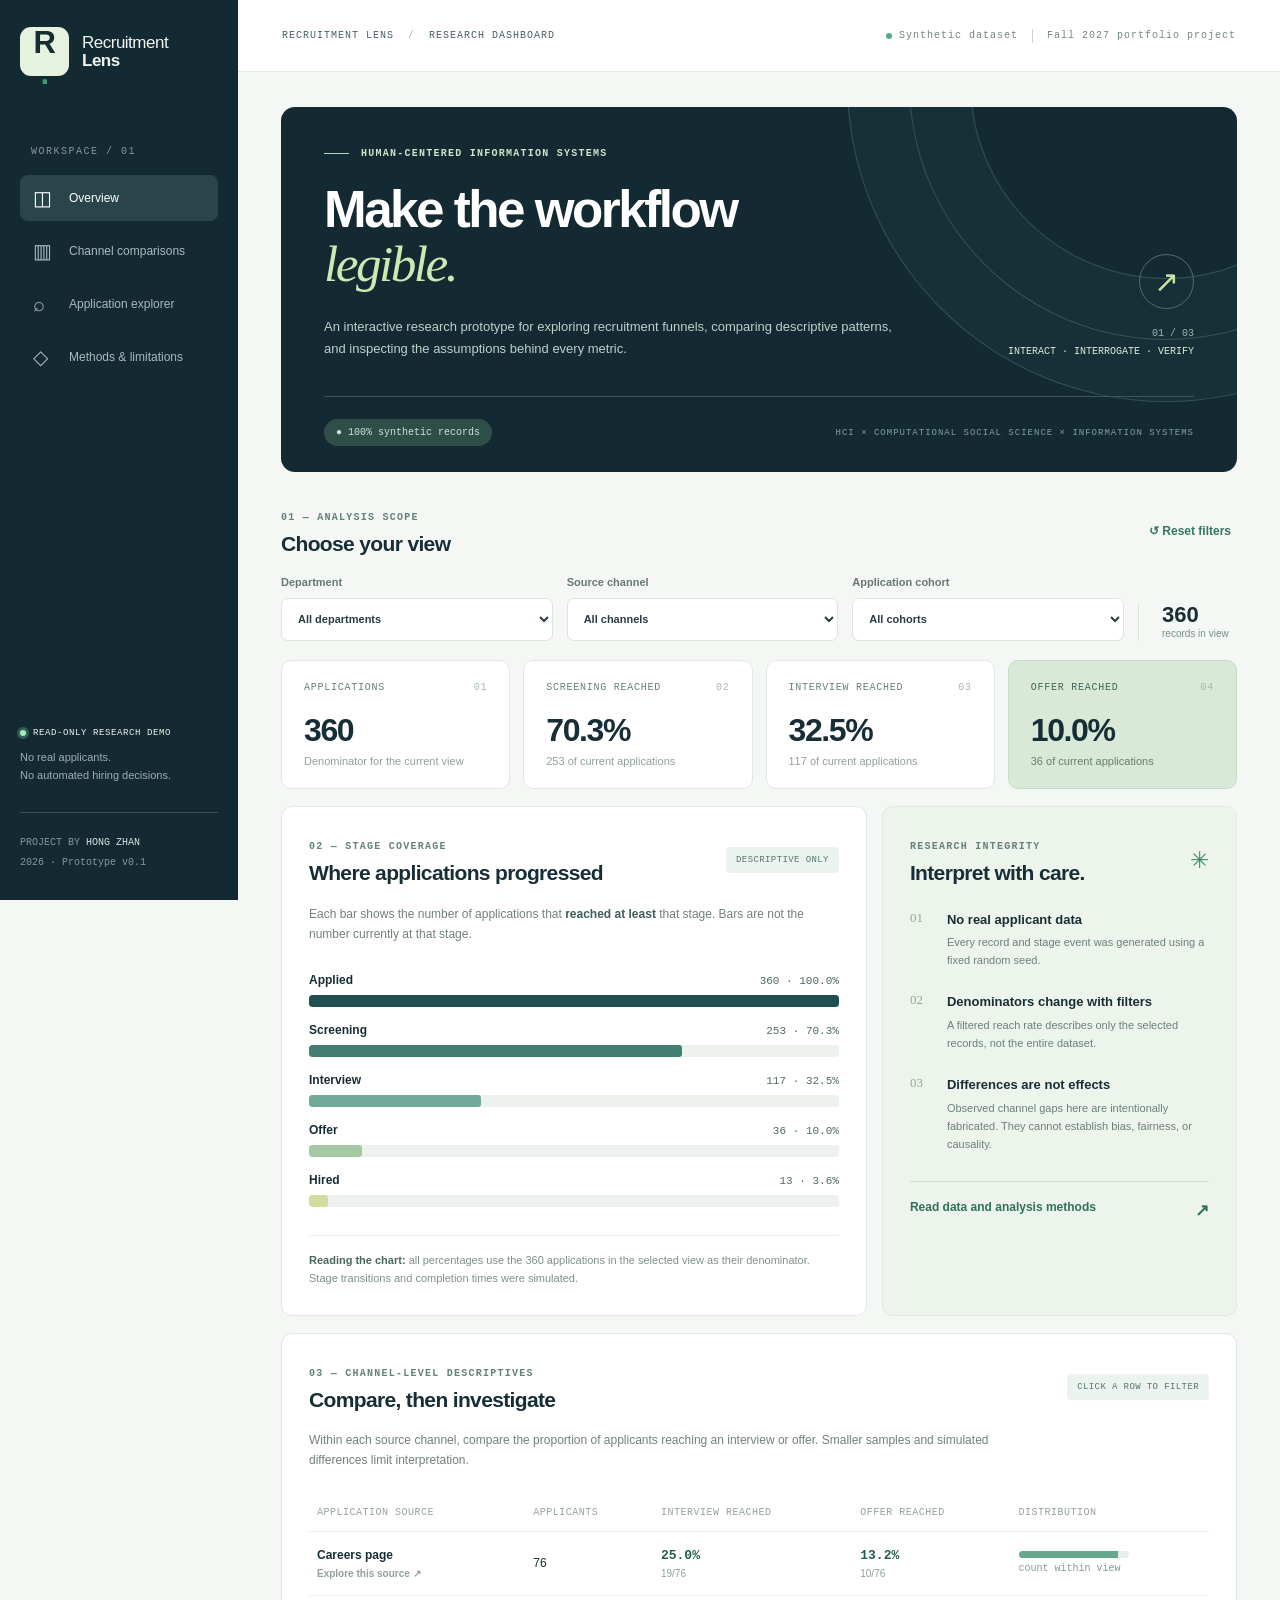
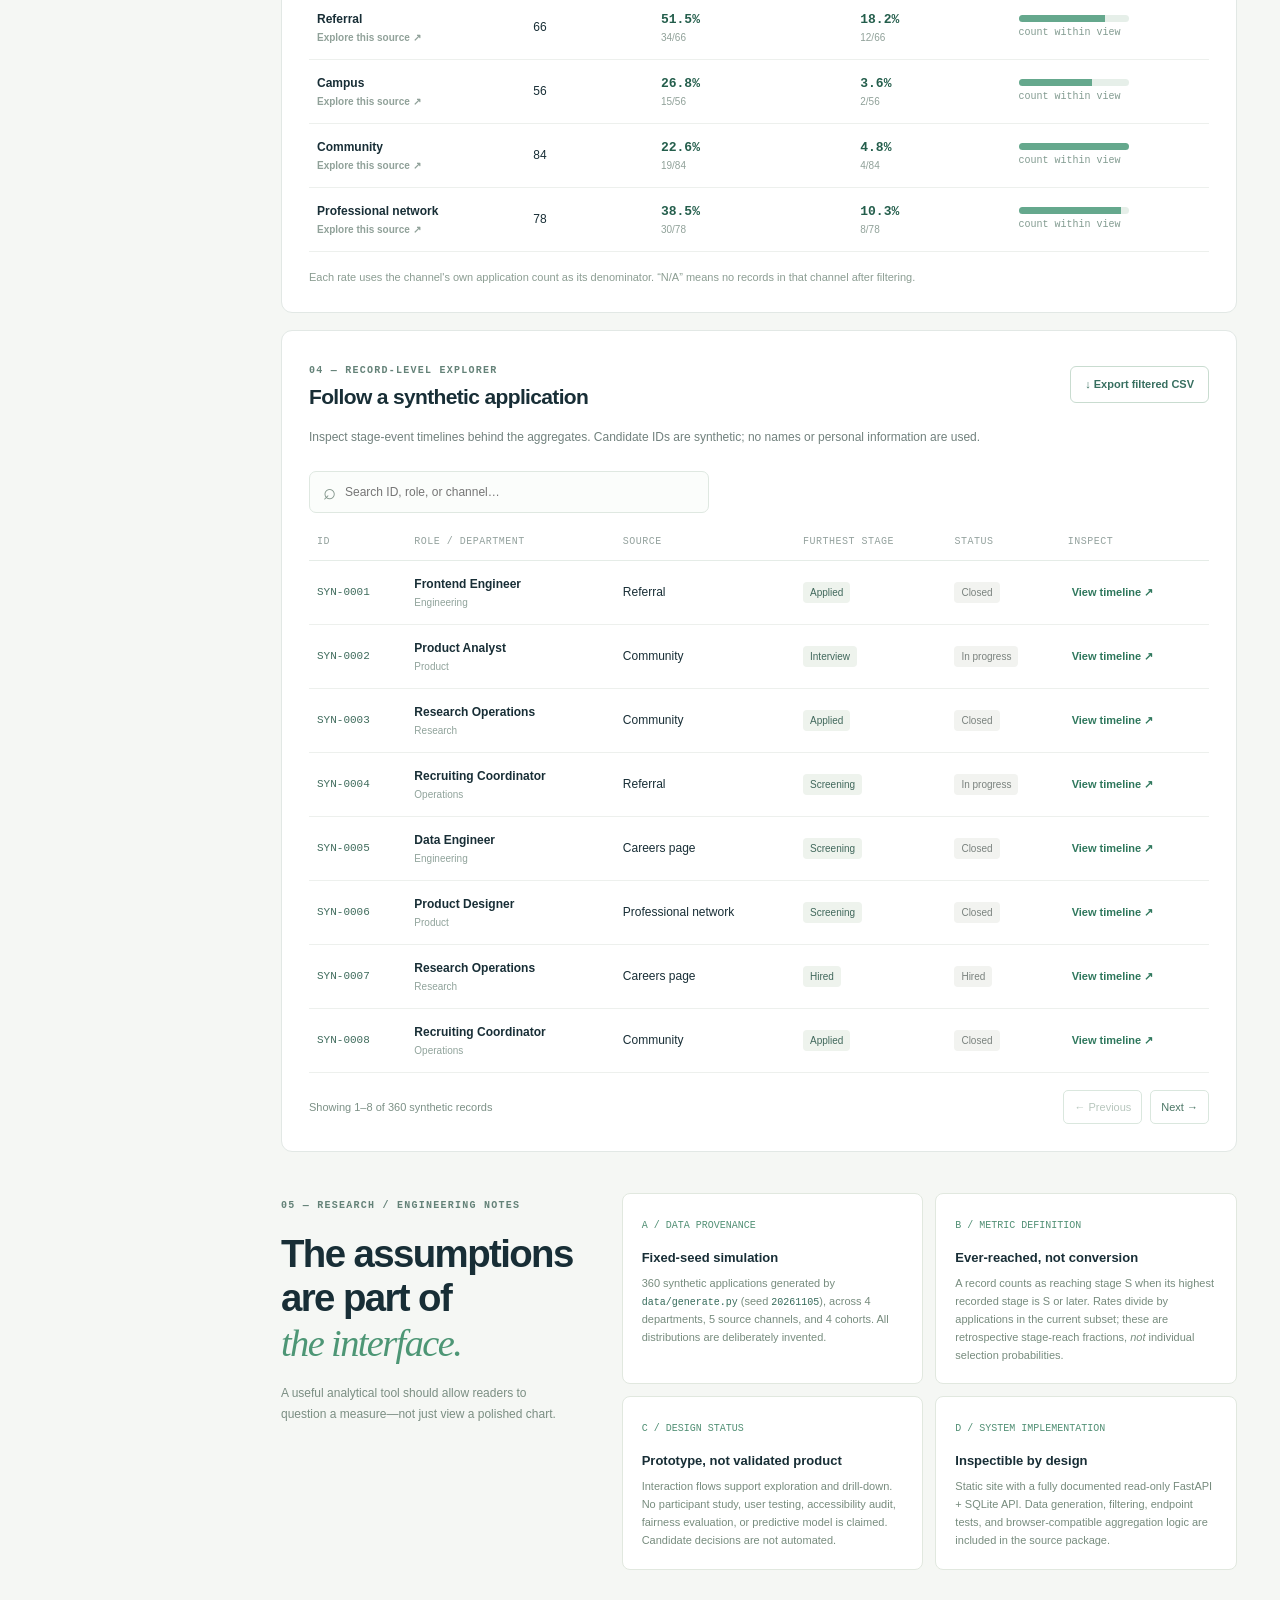
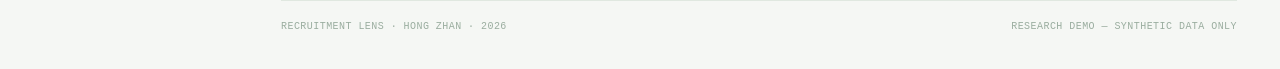
<file: analytics-lens/index.html>
<!doctype html>
<html lang="en">
<head>
  <meta charset="UTF-8" />
  <meta name="viewport" content="width=device-width, initial-scale=1" />
  <meta name="theme-color" content="#132a33" />
  <meta name="description" content="Recruitment Lens: a research-oriented, fully synthetic hiring workflow transparency prototype by Hong Zhan." />
  <title>Recruitment Lens · Workflow Transparency Lab</title>
  <style>
:root {
    --ink:#182e36;
    --night:#132a33;
    --mint:#bfe2c9;
    --pale:#f5f7f4;
    --paper:#fff;
    --line:#e2e8e5;
    --muted:#697c7c;
    --accent:#236652;
    --teal:#296b60;
    --gold:#c7eb9c;
    --mono:ui-monospace,SFMono-Regular,Menlo,Monaco,Consolas,monospace;
    font-family:Inter,-apple-system,BlinkMacSystemFont,"Segoe UI",sans-serif;
    color:var(--ink);
    background:var(--pale)
}
* {
    box-sizing:border-box
}
html {
    scroll-behavior:smooth
}
body {
    margin:0;
    font-size:14px;
    line-height:1.5
}
button,input,select {
    font:inherit
}
button {
    cursor:pointer
}
a {
    color:inherit;
    text-decoration:none
}
:focus-visible {
    outline:3px solid #75bfa6;
    outline-offset:2px
}
.layout {
    display:flex;
    min-height:100vh
}
.sidebar {
    width:238px;
    min-width:238px;
    background:var(--night);
    color:#eff6ee;
    display:flex;
    flex-direction:column;
    padding:27px 20px;
    position:sticky;
    top:0;
    height:100vh
}
.brand {
    display:flex;
    align-items:center;
    gap:13px;
    font-size:17px;
    font-weight:500;
    line-height:1.04;
    letter-spacing:-.5px
}
.brand strong {
    font-weight:750
}
.brand-mark {
    height:49px;
    width:49px;
    display:grid;
    place-items:center;
    background:#e5f2df;
    color:#152d30;
    font-size:31px;
    font-weight:750;
    border-radius:11px;
    line-height:1
}
.brand-dot {
    color:#3c9c74
}
.side-kicker {
    margin:70px 0 18px 11px;
    font:10px var(--mono);
    letter-spacing:1.5px;
    color:#81989a
}
.nav-links {
    display:grid;
    gap:7px
}
.nav-link {
    display:flex;
    align-items:center;
    gap:13px;
    padding:13px;
    border-radius:8px;
    font-size:12px;
    color:#a9babc;
    transition:.2s
}
.nav-link:hover,.nav-link.active {
    color:#fff;
    background:#29454a
}
.nav-symbol {
    font-size:20px;
    min-width:23px;
    line-height:1
}
.sidebar-bottom {
    margin-top:auto
}
.side-status {
    display:flex;
    align-items:center;
    gap:7px;
    font:9px var(--mono);
    letter-spacing:.6px
}
.pulse {
    width:6px;
    height:6px;
    background:#abe9b5;
    border-radius:50%;
    box-shadow:0 0 0 3px #305d55
}
.sidebar-bottom p {
    color:#9ab1b2;
    font-size:11px;
    line-height:1.7;
    margin:10px 0 27px
}
.side-credit {
    border-top:1px solid #3a5157;
    padding-top:20px;
    font:10px/2 var(--mono);
    color:#82999b
}
.side-credit strong {
    color:#d1e6de;
    font-weight:500
}
.main {
    flex:1;
    min-width:0
}
.topbar {
    height:72px;
    background:#fff;
    border-bottom:1px solid var(--line);
    padding:0 44px;
    display:flex;
    align-items:center;
    justify-content:space-between;
    gap:16px
}
.breadcrumb,.header-meta {
    font:10px var(--mono);
    letter-spacing:1px
}
.breadcrumb {
    color:#455f62
}
.breadcrumb span {
    margin:0 7px;
    color:#a3b5b3
}
.header-meta {
    color:#738684;
    display:flex;
    align-items:center;
    gap:7px
}
.tiny-dot {
    width:6px;
    height:6px;
    background:#51ac88;
    border-radius:50%;
    display:inline-block
}
.divider {
    height:14px;
    border-left:1px solid #ccd6d1;
    margin:0 7px
}
.page-content {
    max-width:1570px;
    padding:35px 43px 17px;
    margin:auto
}
.hero {
    background:var(--night);
    color:#fff;
    border-radius:14px;
    padding:41px 43px 26px;
    overflow:hidden;
    position:relative
}
.hero:after {
    content:"";
    width:390px;
    height:390px;
    border:1px solid #35505b;
    border-radius:50%;
    position:absolute;
    right:-125px;
    top:-220px;
    pointer-events:none;
    box-shadow:0 0 0 60px #172f37,0 0 0 61px #35505b,0 0 0 122px #172f37,0 0 0 123px #35505b
}
.eyebrow,.tiny-caption {
    font:10px var(--mono);
    letter-spacing:1.25px;
    color:#648278;
    font-weight:600
}
.eyebrow {
    color:#c9e6c9;
    display:flex;
    align-items:center;
    gap:12px
}
.eyebrow-line {
    width:25px;
    border-top:1px solid #afd6c4
}
.hero-main {
    display:flex;
    justify-content:space-between;
    align-items:end;
    gap:20px;
    position:relative;
    z-index:1
}
.hero h1 {
    font-size:clamp(38px,4vw,66px);
    line-height:1.06;
    letter-spacing:-2.5px;
    margin:24px 0;
    font-weight:720
}
.hero h1 em {
    font-family:Georgia,serif;
    font-weight:400;
    color:#cce9b3
}
.hero-sub {
    max-width:590px;
    font-size:13px;
    line-height:1.75;
    color:#bfd0cb;
    margin:0
}
.hero-right {
    text-align:right;
    font:10px/1.8 var(--mono);
    color:#9bb6ae;
    white-space:nowrap
}
.hero-icon {
    display:inline-flex;
    border:1px solid #536d70;
    border-radius:50%;
    height:55px;
    width:55px;
    align-items:center;
    justify-content:center;
    font:30px sans-serif;
    margin-bottom:16px;
    color:#cbe4a7
}
.hero-right strong {
    font-weight:500;
    color:#dcecd9
}
.hero-footer {
    margin-top:35px;
    border-top:1px solid #3d5458;
    padding-top:22px;
    display:flex;
    justify-content:space-between;
    align-items:center;
    gap:15px;
    position:relative;
    z-index:1
}
.lozenge {
    background:#304e49;
    color:#c9e5d5;
    padding:8px 12px;
    border-radius:50px;
    font:10px var(--mono)
}
.hero-purpose {
    color:#849f9e;
    font:9px var(--mono);
    letter-spacing:1px
}
.filters {
    margin-top:33px
}
.section-title-row {
    display:flex;
    justify-content:space-between;
    align-items:center;
    gap:12px;
    margin-bottom:17px
}
.section-title-row h2 {
    font-size:21px;
    letter-spacing:-.65px;
    line-height:1.25;
    margin:5px 0 0;
    font-weight:730
}
.text-button {
    color:#357760;
    background:transparent;
    border:0;
    font-size:12px;
    font-weight:600
}
.filter-row {
    display:grid;
    grid-template-columns:1fr 1fr 1fr auto;
    align-items:end;
    gap:14px
}
.filter-row label {
    display:flex;
    flex-direction:column;
    color:#657975;
    font-size:11px;
    font-weight:650;
    gap:7px
}
.filter-row select {
    border:1px solid #dbe5df;
    background:#fff;
    padding:11px 12px;
    border-radius:7px;
    min-width:0;
    max-width:100%;
    height:43px;
    color:#293d40
}
.filter-count {
    border-left:1px solid #d9e2dc;
    padding-left:23px;
    display:flex;
    flex-direction:column;
    align-items:start;
    min-width:99px
}
.filter-count strong {
    font-size:22px;
    line-height:1
}
.filter-count small {
    font-size:10px;
    color:#78908a;
    white-space:nowrap
}
.stats-row {
    display:grid;
    grid-template-columns:repeat(4,1fr);
    gap:13px;
    margin-top:19px
}
.stat-card {
    border:1px solid var(--line);
    background:#fff;
    padding:21px 22px 19px;
    border-radius:10px;
    min-width:0
}
.stat-label {
    display:flex;
    justify-content:space-between;
    font:10px var(--mono);
    letter-spacing:.75px;
    color:#67807a;
    gap:3px
}
.stat-label span {
    color:#a7b8b1
}
.stat-value {
    font-size:clamp(27px,2.5vw,40px);
    font-weight:740;
    letter-spacing:-1.4px;
    margin:21px 0 7px;
    line-height:1
}
.stat-note {
    color:#90a09b;
    font-size:11px
}
.dark-stat {
    background:#d8e9d8;
    border-color:#c8ddc7
}
.dark-stat .stat-label {
    color:#3e6558
}
.dark-stat .stat-note {
    color:#647f6b
}
.section-grid {
    display:grid;
    grid-template-columns:minmax(0,1.65fr) minmax(290px,1fr);
    gap:15px;
    margin-top:17px
}
.panel {
    background:#fff;
    border:1px solid var(--line);
    border-radius:11px;
    padding:27px;
    min-width:0
}
.panel-tag {
    font:9px var(--mono);
    letter-spacing:.4px;
    background:#ecf3ee;
    color:#55766c;
    border-radius:4px;
    padding:8px 10px;
    white-space:nowrap
}
.panel-desc {
    font-size:12px;
    color:#71817d;
    line-height:1.7;
    max-width:680px;
    margin:0 0 23px
}
.panel-desc strong {
    font-weight:650;
    color:#3f5d59
}
.funnel {
    display:grid;
    gap:14px;
    margin-top:27px
}
.funnel-label {
    display:flex;
    justify-content:space-between;
    align-items:baseline;
    font-size:12px;
    font-weight:650;
    margin-bottom:6px
}
.funnel-label span:last-child {
    font:11px var(--mono);
    color:#506b62
}
.funnel-track {
    height:12px;
    background:#edf2ee;
    border-radius:3px;
    overflow:hidden
}
.funnel-fill {
    height:100%;
    border-radius:3px;
    background:#397e69;
    transition:width .2s ease
}
.funnel-row:first-child .funnel-fill {
    background:#204f4f
}
.funnel-row:nth-child(2) .funnel-fill {
    background:#427e72
}
.funnel-row:nth-child(3) .funnel-fill {
    background:#73a998
}
.funnel-row:nth-child(4) .funnel-fill {
    background:#a4c9a4
}
.funnel-row:nth-child(5) .funnel-fill {
    background:#d2dc9e
}
.method-footnote {
    margin-top:28px;
    border-top:1px solid #e8eee9;
    padding-top:15px;
    font-size:11px;
    line-height:1.65;
    color:#7e908a
}
.method-footnote strong {
    color:#49675a
}
.interpret-panel {
    background:#edf4ec
}
.asterisk {
    font-size:23px;
    color:#3d8e6d
}
.integrity-item {
    display:flex;
    gap:15px;
    margin:23px 0
}
.integrity-number {
    color:#8ca99a;
    font:13px Georgia,serif;
    min-width:22px
}
.integrity-item h3 {
    font-size:13px;
    margin:0 0 4px
}
.integrity-item p {
    font-size:11px;
    line-height:1.65;
    color:#6b8277;
    margin:0
}
.method-link {
    display:flex;
    justify-content:space-between;
    border-top:1px solid #d0e0d3;
    padding-top:16px;
    margin-top:28px;
    color:#2f725c;
    font-size:12px;
    font-weight:700
}
.method-link span {
    font-size:17px
}
.compare-panel,.explorer-panel {
    margin-top:17px
}
.table-scroll {
    overflow-x:auto
}
.comparison-table,.records-table {
    width:100%;
    border-collapse:collapse;
    text-align:left;
    min-width:640px
}
.comparison-table th,.records-table th {
    font:10px var(--mono);
    letter-spacing:.5px;
    color:#94a29e;
    padding:13px 8px;
    border-bottom:1px solid #e5ece7
}
.comparison-table td,.records-table td {
    padding:14px 8px;
    border-bottom:1px solid #edf0ed;
    font-size:12px
}
.comparison-table tbody tr {
    cursor:pointer
}
.comparison-table tbody tr:hover {
    background:#f2f8f4
}
.comparison-table tbody tr.selected {
    background:#e4f2e8
}
.comparison-table td:first-child {
    font-weight:650
}
.comparison-table .fraction {
    display:block;
    color:#90a199;
    font-size:10px;
    margin-top:2px
}
.comparison-table .rate {
    font:13px var(--mono);
    color:#245e4c;
    font-weight:650
}
.comparison-table .bar-track {
    height:7px;
    background:#e6efe9;
    border-radius:4px;
    width:110px;
    overflow:hidden
}
.comparison-table .bar-fill {
    height:100%;
    background:#65a88d
}
.comparison-table .bar-caption {
    font:10px var(--mono);
    color:#829b90;
    margin-top:4px
}
.table-help {
    font-size:11px;
    color:#8b9d92;
    margin-top:17px
}
.outline-button {
    border:1px solid #c9dcd0;
    background:#fff;
    color:#386f60;
    padding:9px 14px;
    border-radius:6px;
    font-size:11px;
    font-weight:650
}
.outline-button:hover {
    background:#eaf4ed
}
.search-field {
    display:flex;
    align-items:center;
    gap:9px;
    border:1px solid #dfe8e1;
    border-radius:7px;
    padding:0 13px;
    margin-bottom:10px;
    max-width:400px;
    background:#fbfdfb;
    color:#81948a
}
.search-field span {
    font-size:22px
}
.search-field input {
    width:100%;
    padding:11px 0;
    border:0;
    background:transparent;
    font-size:12px;
    outline:none
}
.records-table td:first-child {
    font:11px var(--mono);
    color:#416d5e
}
.subtext {
    display:block;
    font-size:10px;
    color:#90a39b;
    margin-top:2px
}
.stage-pill,.status-pill {
    border-radius:4px;
    padding:5px 7px;
    background:#eef3ed;
    color:#41685c;
    font-size:10px;
    white-space:nowrap
}
.status-pill {
    background:#f2f3f0;
    color:#7a827e
}
.inspect-btn {
    background:transparent;
    border:0;
    color:#2f785d;
    font-size:11px;
    font-weight:700;
    padding:7px 4px
}
.inspect-btn:hover {
    text-decoration:underline
}
.table-bottom {
    display:flex;
    justify-content:space-between;
    align-items:center;
    margin-top:17px;
    gap:12px;
    font-size:11px;
    color:#7c9086
}
.paging {
    display:flex;
    gap:8px
}
.paging button {
    border:1px solid #dae7de;
    background:#fff;
    border-radius:5px;
    padding:8px 10px;
    font-size:11px;
    color:#4b7665
}
.paging button:disabled {
    color:#b8c7be;
    cursor:not-allowed
}
.methods-grid {
    display:grid;
    grid-template-columns:1fr 2fr;
    gap:33px;
    margin:41px 0 30px;
    scroll-margin-top:30px
}
.methods-intro h2 {
    font-size:clamp(28px,3vw,43px);
    letter-spacing:-1.6px;
    line-height:1.15;
    margin:18px 0
}
.methods-intro h2 em {
    font-family:Georgia,serif;
    color:#4d9675;
    font-weight:400
}
.methods-intro p {
    max-width:280px;
    font-size:12px;
    line-height:1.8;
    color:#7b8e83
}
.method-cards {
    display:grid;
    grid-template-columns:1fr 1fr;
    gap:12px
}
.method-cards article {
    border:1px solid #e1e8df;
    background:#fff;
    border-radius:8px;
    padding:19px
}
.method-num {
    font:10px var(--mono);
    color:#529075
}
.method-cards h3 {
    font-size:13px;
    margin:14px 0 6px
}
.method-cards p {
    font-size:11px;
    line-height:1.65;
    color:#778c7e;
    margin:0
}
.method-cards code {
    font:10px var(--mono);
    color:#366b5b
}
.footer {
    display:flex;
    justify-content:space-between;
    gap:12px;
    border-top:1px solid #e0e8e0;
    padding:20px 0;
    font:10px var(--mono);
    letter-spacing:.45px;
    color:#9aad9f
}
.drawer-overlay {
    position:fixed;
    inset:0;
    background:#10232688;
    z-index:20
}
.detail-drawer {
    position:fixed;
    right:0;
    top:0;
    bottom:0;
    width:min(460px,100%);
    background:#fff;
    z-index:21;
    padding:38px;
    overflow:auto;
    box-shadow:-10px 0 70px #0002
}
.drawer-close {
    position:absolute;
    right:22px;
    top:20px;
    border:0;
    background:#edf4ef;
    border-radius:50%;
    height:32px;
    width:32px
}
.detail-drawer h2 {
    font-size:28px;
    letter-spacing:-1px;
    margin:17px 0 25px
}
.detail-grid {
    display:grid;
    grid-template-columns:1fr 1fr;
    gap:14px;
    padding:20px 0;
    border-bottom:1px solid #e2e9e5
}
.detail-grid span {
    display:block;
    font:10px var(--mono);
    color:#8a9c90
}
.detail-grid strong {
    display:block;
    font-size:12px;
    margin-top:5px
}
.timeline {
    border-left:2px solid #cae2d4;
    margin:22px 0 0 7px;
    padding:0 0 0 23px
}
.event {
    position:relative;
    margin-bottom:26px
}
.event:before {
    content:"";
    position:absolute;
    left:-30px;
    top:5px;
    width:12px;
    height:12px;
    border:2px solid #a3cbb8;
    background:#fff;
    border-radius:50%
}
.event strong {
    display:block;
    font-size:13px
}
.event span {
    font:11px var(--mono);
    color:#7f948b
}
.note {
    background:#f1f6f0;
    border-radius:7px;
    padding:14px;
    color:#648075;
    font-size:11px;
    line-height:1.6
}
.load-error {
    position:fixed;
    bottom:20px;
    left:260px;
    right:20px;
    background:#fff3eb;
    border:1px solid #d88563;
    padding:15px;
    z-index:50
}
#comparisons,#explorer {
    scroll-margin-top:18px
}
@media(max-width:1130px) {
    .sidebar {
        width:208px;
        min-width:208px
    }
    .page-content {
        padding:24px
    }
    .topbar {
        padding:0 25px
    }
    .section-grid {
        grid-template-columns:1fr
    }
    .stats-row {
        grid-template-columns:repeat(2,1fr)
    }
    .filter-count {
        padding-left:12px
    }
    .hero-right {
        display:none
    }
}
@media(max-width:700px) {
    .layout {
        display:block
    }
    .sidebar {
        height:auto;
        width:auto;
        position:relative;
        min-width:0;
        padding:15px 18px;
        flex-direction:row;
        align-items:center;
        justify-content:space-between
    }
    .brand {
        font-size:14px
    }
    .brand-mark {
        height:38px;
        width:38px;
        font-size:23px
    }
    .side-kicker,.sidebar-bottom {
        display:none
    }
    .nav-links {
        display:flex;
        gap:4px;
        overflow-x:auto
    }
    .nav-link {
        font-size:0;
        padding:9px
    }
    .nav-symbol {
        font-size:18px;
        min-width:auto
    }
    .topbar {
        padding:15px 19px;
        height:auto
    }
    .header-meta {
        display:none
    }
    .page-content {
        padding:17px 12px
    }
    .hero {
        padding:28px 23px 20px
    }
    .hero h1 {
        font-size:42px;
        letter-spacing:-1.8px
    }
    .hero-footer {
        align-items:start;
        flex-direction:column
    }
    .hero-purpose {
        line-height:1.5
    }
    .filter-row {
        grid-template-columns:1fr 1fr
    }
    .filter-count {
        border-left:0;
        padding-left:0
    }
    .stats-row {
        gap:8px
    }
    .stat-card {
        padding:16px 13px
    }
    .stat-label {
        font-size:9px
    }
    .stat-value {
        font-size:28px
    }
    .panel {
        padding:20px 16px
    }
    .methods-grid {
        grid-template-columns:1fr;
        gap:10px
    }
    .methods-intro h2 br {
        display:none
    }
    .methods-intro p {
        max-width:none
    }
    .method-cards {
        grid-template-columns:1fr
    }
    .footer {
        flex-direction:column
    }
    .section-title-row h2 {
        font-size:19px
    }
    .panel-tag {        display:none
    }
    .load-error {
        left:10px;
        right:10px
    }
}
@media(max-width:405px) {
    .sidebar {
        display:block
    }
    .nav-links {
        margin-top:12px
    }
    .nav-link {
        font-size:11px
    }
    .nav-symbol {
        font-size:15px
    }
    .filter-row {
        grid-template-columns:1fr
    }
    .filter-count {
        flex-direction:row;
        gap:8px;
        align-items:center
    }
    .hero h1 {
        font-size:34px
    }
}
.channel-button {
    border:0;
    background:transparent;
    padding:0;
    color:inherit;
    font-weight:650;
    text-align:left;
    cursor:pointer
}
.channel-button:hover {
    text-decoration:underline
}

</style>
</head>
<body>
<div class="layout">
  <aside class="sidebar" aria-label="Primary navigation">
    <a class="brand" href="#overview" aria-label="Recruitment Lens home"><span class="brand-mark">R<span class="brand-dot">.</span></span><span>Recruitment<br /><strong>Lens</strong></span></a>
    <div class="side-kicker">WORKSPACE / 01</div>
    <nav class="nav-links">
      <a href="#overview" class="nav-link active"><span class="nav-symbol">◫</span> Overview</a>
      <a href="#comparisons" class="nav-link"><span class="nav-symbol">▥</span> Channel comparisons</a>
      <a href="#explorer" class="nav-link"><span class="nav-symbol">⌕</span> Application explorer</a>
      <a href="#methods" class="nav-link"><span class="nav-symbol">◇</span> Methods &amp; limitations</a>
    </nav>
    <div class="sidebar-bottom">
      <div class="side-status"><span class="pulse"></span><span>READ-ONLY RESEARCH DEMO</span></div>
      <p>No real applicants.<br />No automated hiring decisions.</p>
      <div class="side-credit">PROJECT BY <strong>HONG ZHAN</strong><br />2026 · Prototype v0.1</div>
    </div>
  </aside>
  <main class="main" id="overview">
    <header class="topbar">
      <div class="breadcrumb">RECRUITMENT LENS <span>/</span> RESEARCH DASHBOARD</div>
      <div class="header-meta"><span class="tiny-dot"></span> Synthetic dataset <span class="divider"></span> Fall 2027 portfolio project</div>
    </header>
    <div class="page-content">
      <section class="hero">
        <div class="eyebrow"><span class="eyebrow-line"></span> HUMAN-CENTERED INFORMATION SYSTEMS</div>
        <div class="hero-main"><div><h1>Make the workflow<br /><em>legible.</em></h1><p class="hero-sub">An interactive research prototype for exploring recruitment funnels, comparing descriptive patterns, and inspecting the assumptions behind every metric.</p></div><div class="hero-right"><span class="hero-icon">↗</span><div>01 / 03<br /><strong>INTERACT · INTERROGATE · VERIFY</strong></div></div></div>
        <div class="hero-footer"><span class="lozenge">● 100% synthetic records</span><span class="hero-purpose">HCI × COMPUTATIONAL SOCIAL SCIENCE × INFORMATION SYSTEMS</span></div>
      </section>
      <section class="filters" aria-label="Dataset filters">
        <div class="section-title-row"><div><span class="tiny-caption">01 — ANALYSIS SCOPE</span><h2>Choose your view</h2></div><button class="text-button" type="button" id="clear-filters">↺ Reset filters</button></div>
        <div class="filter-row">
          <label>Department<select id="department" aria-label="Filter department"><option value="">All departments</option></select></label>
          <label>Source channel<select id="channel" aria-label="Filter source channel"><option value="">All channels</option></select></label>
          <label>Application cohort<select id="cohort" aria-label="Filter application cohort"><option value="">All cohorts</option></select></label>
          <span class="filter-count" aria-live="polite"><strong id="filter-record-count">—</strong><small>records in view</small></span>
        </div>
      </section>
      <section class="stats-row" aria-label="Summary statistics">
        <article class="stat-card"><div class="stat-label">APPLICATIONS <span>01</span></div><div class="stat-value" id="metric-applications">—</div><div class="stat-note">Denominator for the current view</div></article>
        <article class="stat-card"><div class="stat-label">SCREENING REACHED <span>02</span></div><div class="stat-value" id="metric-screening">—</div><div class="stat-note"><span id="metric-screening-n">—</span> of current applications</div></article>
        <article class="stat-card"><div class="stat-label">INTERVIEW REACHED <span>03</span></div><div class="stat-value" id="metric-interview">—</div><div class="stat-note"><span id="metric-interview-n">—</span> of current applications</div></article>
        <article class="stat-card dark-stat"><div class="stat-label">OFFER REACHED <span>04</span></div><div class="stat-value" id="metric-offer">—</div><div class="stat-note"><span id="metric-offer-n">—</span> of current applications</div></article>
      </section>
      <section class="section-grid">
        <article class="panel funnel-panel">
          <div class="section-title-row"><div><span class="tiny-caption">02 — STAGE COVERAGE</span><h2>Where applications progressed</h2></div><span class="panel-tag">DESCRIPTIVE ONLY</span></div>
          <p class="panel-desc">Each bar shows the number of applications that <strong>reached at least</strong> that stage. Bars are not the number currently at that stage.</p>
          <div class="funnel" id="funnel" aria-live="polite"></div>
          <div class="method-footnote"><strong>Reading the chart:</strong> all percentages use the <span id="denom">—</span> applications in the selected view as their denominator. Stage transitions and completion times were simulated.</div>
        </article>
        <aside class="panel interpret-panel"><div class="section-title-row"><div><span class="tiny-caption">RESEARCH INTEGRITY</span><h2>Interpret with care.</h2></div><span class="asterisk">✳</span></div><div class="integrity-item"><div class="integrity-number">01</div><div><h3>No real applicant data</h3><p>Every record and stage event was generated using a fixed random seed.</p></div></div><div class="integrity-item"><div class="integrity-number">02</div><div><h3>Denominators change with filters</h3><p>A filtered reach rate describes only the selected records, not the entire dataset.</p></div></div><div class="integrity-item"><div class="integrity-number">03</div><div><h3>Differences are not effects</h3><p>Observed channel gaps here are intentionally fabricated. They cannot establish bias, fairness, or causality.</p></div></div><a href="#methods" class="method-link">Read data and analysis methods <span>↗</span></a></aside>
      </section>
      <section class="panel compare-panel" id="comparisons"><div class="section-title-row"><div><span class="tiny-caption">03 — CHANNEL-LEVEL DESCRIPTIVES</span><h2>Compare, then investigate</h2></div><span class="panel-tag">CLICK A ROW TO FILTER</span></div><p class="panel-desc">Within each source channel, compare the proportion of applicants reaching an interview or offer. Smaller samples and simulated differences limit interpretation.</p><div class="table-scroll"><table class="comparison-table"><thead><tr><th scope="col">APPLICATION SOURCE</th><th scope="col">APPLICANTS</th><th scope="col">INTERVIEW REACHED</th><th scope="col">OFFER REACHED</th><th scope="col">DISTRIBUTION</th></tr></thead><tbody id="channel-body"></tbody></table></div><div class="table-help">Each rate uses the channel's own application count as its denominator. “N/A” means no records in that channel after filtering.</div></section>
      <section class="panel explorer-panel" id="explorer"><div class="section-title-row"><div><span class="tiny-caption">04 — RECORD-LEVEL EXPLORER</span><h2>Follow a synthetic application</h2></div><button class="outline-button" id="export-btn" type="button">↓ Export filtered CSV</button></div><p class="panel-desc">Inspect stage-event timelines behind the aggregates. Candidate IDs are synthetic; no names or personal information are used.</p><label class="search-field"><span>⌕</span><input id="search" type="search" placeholder="Search ID, role, or channel…" aria-label="Search application records" /></label><div class="table-scroll"><table class="records-table"><thead><tr><th>ID</th><th>ROLE / DEPARTMENT</th><th>SOURCE</th><th>FURTHEST STAGE</th><th>STATUS</th><th>INSPECT</th></tr></thead><tbody id="records-body"></tbody></table></div><div class="table-bottom"><span id="record-page-count" aria-live="polite"></span><div class="paging"><button type="button" id="prev-page">← Previous</button><button type="button" id="next-page">Next →</button></div></div></section>
      <section class="methods-grid" id="methods"><div class="methods-intro"><span class="tiny-caption">05 — RESEARCH / ENGINEERING NOTES</span><h2>The assumptions<br />are part of<br /><em>the interface.</em></h2><p>A useful analytical tool should allow readers to question a measure—not just view a polished chart.</p></div><div class="method-cards"><article><span class="method-num">A / DATA PROVENANCE</span><h3>Fixed-seed simulation</h3><p>360 synthetic applications generated by <code>data/generate.py</code> (seed <code>20261105</code>), across 4 departments, 5 source channels, and 4 cohorts. All distributions are deliberately invented.</p></article><article><span class="method-num">B / METRIC DEFINITION</span><h3>Ever-reached, not conversion</h3><p>A record counts as reaching stage S when its highest recorded stage is S or later. Rates divide by applications in the current subset; these are retrospective stage-reach fractions, <em>not</em> individual selection probabilities.</p></article><article><span class="method-num">C / DESIGN STATUS</span><h3>Prototype, not validated product</h3><p>Interaction flows support exploration and drill-down. No participant study, user testing, accessibility audit, fairness evaluation, or predictive model is claimed. Candidate decisions are not automated.</p></article><article><span class="method-num">D / SYSTEM IMPLEMENTATION</span><h3>Inspectible by design</h3><p>Static site with a fully documented read-only FastAPI + SQLite API. Data generation, filtering, endpoint tests, and browser-compatible aggregation logic are included in the source package.</p></article></div></section>
      <footer class="footer"><span>RECRUITMENT LENS · HONG ZHAN · 2026</span><span>RESEARCH DEMO — SYNTHETIC DATA ONLY</span></footer>
    </div>
  </main>
</div>
<div id="drawer-overlay" class="drawer-overlay" hidden></div><aside id="detail-drawer" class="detail-drawer" role="dialog" aria-modal="true" aria-labelledby="detail-title" hidden><button type="button" id="close-drawer" class="drawer-close" aria-label="Close application details">✕</button><div class="tiny-caption">SYNTHETIC EVENT HISTORY</div><h2 id="detail-title">Application details</h2><div id="detail-content"></div></aside>
<div id="load-error" class="load-error" role="alert" hidden>Could not load demo data. Serve the <code>web/</code> directory over HTTP, or run <code>uvicorn backend.main:app</code>.</div>
<script id="embedded-synthetic-data" type="application/json">
[
  {
    "id": "SYN-0001",
    "department": "Engineering",
    "role": "Frontend Engineer",
    "channel": "Referral",
    "cohort": "2025-Q3",
    "submitted_at": "2025-09-16",
    "highest_stage_reached": "Applied",
    "status": "Closed",
    "events": [
      {
        "stage": "Applied",
        "date": "2025-09-16"
      },
      {
        "stage": "Closed",
        "date": "2025-09-19"
      }
    ]
  },
  {
    "id": "SYN-0002",
    "department": "Product",
    "role": "Product Analyst",
    "channel": "Community",
    "cohort": "2025-Q4",
    "submitted_at": "2025-10-22",
    "highest_stage_reached": "Interview",
    "status": "In progress",
    "events": [
      {
        "stage": "Applied",
        "date": "2025-10-22"
      },
      {
        "stage": "Screening",
        "date": "2025-11-05"
      },
      {
        "stage": "Interview",
        "date": "2025-11-14"
      }
    ]
  },
  {
    "id": "SYN-0003",
    "department": "Research",
    "role": "Research Operations",
    "channel": "Community",
    "cohort": "2026-Q1",
    "submitted_at": "2026-01-22",
    "highest_stage_reached": "Applied",
    "status": "Closed",
    "events": [
      {
        "stage": "Applied",
        "date": "2026-01-22"
      },
      {
        "stage": "Closed",
        "date": "2026-01-28"
      }
    ]
  },
  {
    "id": "SYN-0004",
    "department": "Operations",
    "role": "Recruiting Coordinator",
    "channel": "Referral",
    "cohort": "2026-Q2",
    "submitted_at": "2026-04-09",
    "highest_stage_reached": "Screening",
    "status": "In progress",
    "events": [
      {
        "stage": "Applied",
        "date": "2026-04-09"
      },
      {
        "stage": "Screening",
        "date": "2026-04-13"
      }
    ]
  },
  {
    "id": "SYN-0005",
    "department": "Engineering",
    "role": "Data Engineer",
    "channel": "Careers page",
    "cohort": "2025-Q3",
    "submitted_at": "2025-09-10",
    "highest_stage_reached": "Screening",
    "status": "Closed",
    "events": [
      {
        "stage": "Applied",
        "date": "2025-09-10"
      },
      {
        "stage": "Screening",
        "date": "2025-09-20"
      },
      {
        "stage": "Closed",
        "date": "2025-09-27"
      }
    ]
  },
  {
    "id": "SYN-0006",
    "department": "Product",
    "role": "Product Designer",
    "channel": "Professional network",
    "cohort": "2025-Q4",
    "submitted_at": "2025-12-12",
    "highest_stage_reached": "Screening",
    "status": "Closed",
    "events": [
      {
        "stage": "Applied",
        "date": "2025-12-12"
      },
      {
        "stage": "Screening",
        "date": "2025-12-21"
      },
      {
        "stage": "Closed",
        "date": "2025-12-28"
      }
    ]
  },
  {
    "id": "SYN-0007",
    "department": "Research",
    "role": "Research Operations",
    "channel": "Careers page",
    "cohort": "2026-Q1",
    "submitted_at": "2026-01-17",
    "highest_stage_reached": "Hired",
    "status": "Hired",
    "events": [
      {
        "stage": "Applied",
        "date": "2026-01-17"
      },
      {
        "stage": "Screening",
        "date": "2026-01-20"
      },
      {
        "stage": "Interview",
        "date": "2026-02-04"
      },
      {
        "stage": "Offer",
        "date": "2026-02-09"
      },
      {
        "stage": "Hired",
        "date": "2026-02-11"
      }
    ]
  },
  {
    "id": "SYN-0008",
    "department": "Operations",
    "role": "Recruiting Coordinator",
    "channel": "Community",
    "cohort": "2026-Q2",
    "submitted_at": "2026-06-04",
    "highest_stage_reached": "Applied",
    "status": "Closed",
    "events": [
      {
        "stage": "Applied",
        "date": "2026-06-04"
      },
      {
        "stage": "Closed",
        "date": "2026-06-11"
      }
    ]
  },
  {
    "id": "SYN-0009",
    "department": "Engineering",
    "role": "Frontend Engineer",
    "channel": "Professional network",
    "cohort": "2025-Q3",
    "submitted_at": "2025-08-27",
    "highest_stage_reached": "Screening",
    "status": "Closed",
    "events": [
      {
        "stage": "Applied",
        "date": "2025-08-27"
      },
      {
        "stage": "Screening",
        "date": "2025-09-10"
      },
      {
        "stage": "Closed",
        "date": "2025-09-21"
      }
    ]
  },
  {
    "id": "SYN-0010",
    "department": "Product",
    "role": "Product Analyst",
    "channel": "Referral",
    "cohort": "2025-Q4",
    "submitted_at": "2025-12-19",
    "highest_stage_reached": "Interview",
    "status": "In progress",
    "events": [
      {
        "stage": "Applied",
        "date": "2025-12-19"
      },
      {
        "stage": "Screening",
        "date": "2025-12-27"
      },
      {
        "stage": "Interview",
        "date": "2026-01-02"
      }
    ]
  },
  {
    "id": "SYN-0011",
    "department": "Research",
    "role": "UX Researcher",
    "channel": "Professional network",
    "cohort": "2026-Q1",
    "submitted_at": "2026-03-18",
    "highest_stage_reached": "Interview",
    "status": "Closed",
    "events": [
      {
        "stage": "Applied",
        "date": "2026-03-18"
      },
      {
        "stage": "Screening",
        "date": "2026-03-26"
      },
      {
        "stage": "Interview",
        "date": "2026-03-28"
      },
      {
        "stage": "Closed",
        "date": "2026-04-01"
      }
    ]
  },
  {
    "id": "SYN-0012",
    "department": "Operations",
    "role": "Recruiting Coordinator",
    "channel": "Referral",
    "cohort": "2026-Q2",
    "submitted_at": "2026-06-14",
    "highest_stage_reached": "Screening",
    "status": "Closed",
    "events": [
      {
        "stage": "Applied",
        "date": "2026-06-14"
      },
      {
        "stage": "Screening",
        "date": "2026-06-22"
      },
      {
        "stage": "Closed",
        "date": "2026-06-27"
      }
    ]
  },
  {
    "id": "SYN-0013",
    "department": "Engineering",
    "role": "Frontend Engineer",
    "channel": "Campus",
    "cohort": "2025-Q3",
    "submitted_at": "2025-07-19",
    "highest_stage_reached": "Screening",
    "status": "Withdrawn",
    "events": [
      {
        "stage": "Applied",
        "date": "2025-07-19"
      },
      {
        "stage": "Screening",
        "date": "2025-07-21"
      },
      {
        "stage": "Withdrawn",
        "date": "2025-07-28"
      }
    ]
  },
  {
    "id": "SYN-0014",
    "department": "Product",
    "role": "Product Designer",
    "channel": "Careers page",
    "cohort": "2025-Q4",
    "submitted_at": "2025-12-03",
    "highest_stage_reached": "Screening",
    "status": "Closed",
    "events": [
      {
        "stage": "Applied",
        "date": "2025-12-03"
      },
      {
        "stage": "Screening",
        "date": "2025-12-19"
      },
      {
        "stage": "Closed",
        "date": "2025-12-21"
      }
    ]
  },
  {
    "id": "SYN-0015",
    "department": "Research",
    "role": "UX Researcher",
    "channel": "Campus",
    "cohort": "2026-Q1",
    "submitted_at": "2026-02-21",
    "highest_stage_reached": "Screening",
    "status": "Closed",
    "events": [
      {
        "stage": "Applied",
        "date": "2026-02-21"
      },
      {
        "stage": "Screening",
        "date": "2026-02-25"
      },
      {
        "stage": "Closed",
        "date": "2026-03-07"
      }
    ]
  },
  {
    "id": "SYN-0016",
    "department": "Operations",
    "role": "Operations Associate",
    "channel": "Referral",
    "cohort": "2026-Q2",
    "submitted_at": "2026-06-25",
    "highest_stage_reached": "Interview",
    "status": "Withdrawn",
    "events": [
      {
        "stage": "Applied",
        "date": "2026-06-25"
      },
      {
        "stage": "Screening",
        "date": "2026-07-01"
      },
      {
        "stage": "Interview",
        "date": "2026-07-11"
      },
      {
        "stage": "Withdrawn",
        "date": "2026-07-23"
      }
    ]
  },
  {
    "id": "SYN-0017",
    "department": "Engineering",
    "role": "Data Engineer",
    "channel": "Professional network",
    "cohort": "2025-Q3",
    "submitted_at": "2025-08-03",
    "highest_stage_reached": "Screening",
    "status": "Closed",
    "events": [
      {
        "stage": "Applied",
        "date": "2025-08-03"
      },
      {
        "stage": "Screening",
        "date": "2025-08-11"
      },
      {
        "stage": "Closed",
        "date": "2025-08-22"
      }
    ]
  },
  {
    "id": "SYN-0018",
    "department": "Product",
    "role": "Product Designer",
    "channel": "Professional network",
    "cohort": "2025-Q4",
    "submitted_at": "2025-11-17",
    "highest_stage_reached": "Applied",
    "status": "Closed",
    "events": [
      {
        "stage": "Applied",
        "date": "2025-11-17"
      },
      {
        "stage": "Closed",
        "date": "2025-11-26"
      }
    ]
  },
  {
    "id": "SYN-0019",
    "department": "Research",
    "role": "UX Researcher",
    "channel": "Referral",
    "cohort": "2026-Q1",
    "submitted_at": "2026-03-08",
    "highest_stage_reached": "Interview",
    "status": "Closed",
    "events": [
      {
        "stage": "Applied",
        "date": "2026-03-08"
      },
      {
        "stage": "Screening",
        "date": "2026-03-23"
      },
      {
        "stage": "Interview",
        "date": "2026-03-29"
      },
      {
        "stage": "Closed",
        "date": "2026-04-08"
      }
    ]
  },
  {
    "id": "SYN-0020",
    "department": "Operations",
    "role": "Operations Associate",
    "channel": "Community",
    "cohort": "2026-Q2",
    "submitted_at": "2026-06-09",
    "highest_stage_reached": "Screening",
    "status": "Closed",
    "events": [
      {
        "stage": "Applied",
        "date": "2026-06-09"
      },
      {
        "stage": "Screening",
        "date": "2026-06-22"
      },
      {
        "stage": "Closed",
        "date": "2026-06-26"
      }
    ]
  },
  {
    "id": "SYN-0021",
    "department": "Engineering",
    "role": "QA Engineer",
    "channel": "Professional network",
    "cohort": "2025-Q3",
    "submitted_at": "2025-08-16",
    "highest_stage_reached": "Offer",
    "status": "Closed",
    "events": [
      {
        "stage": "Applied",
        "date": "2025-08-16"
      },
      {
        "stage": "Screening",
        "date": "2025-08-30"
      },
      {
        "stage": "Interview",
        "date": "2025-09-05"
      },
      {
        "stage": "Offer",
        "date": "2025-09-18"
      },
      {
        "stage": "Closed",
        "date": "2025-09-21"
      }
    ]
  },
  {
    "id": "SYN-0022",
    "department": "Product",
    "role": "Product Designer",
    "channel": "Community",
    "cohort": "2025-Q4",
    "submitted_at": "2025-12-18",
    "highest_stage_reached": "Offer",
    "status": "Closed",
    "events": [
      {
        "stage": "Applied",
        "date": "2025-12-18"
      },
      {
        "stage": "Screening",
        "date": "2025-12-25"
      },
      {
        "stage": "Interview",
        "date": "2026-01-05"
      },
      {
        "stage": "Offer",
        "date": "2026-01-21"
      },
      {
        "stage": "Closed",
        "date": "2026-01-25"
      }
    ]
  },
  {
    "id": "SYN-0023",
    "department": "Research",
    "role": "UX Researcher",
    "channel": "Campus",
    "cohort": "2026-Q1",
    "submitted_at": "2026-03-18",
    "highest_stage_reached": "Screening",
    "status": "Closed",
    "events": [
      {
        "stage": "Applied",
        "date": "2026-03-18"
      },
      {
        "stage": "Screening",
        "date": "2026-03-20"
      },
      {
        "stage": "Closed",
        "date": "2026-03-27"
      }
    ]
  },
  {
    "id": "SYN-0024",
    "department": "Operations",
    "role": "Recruiting Coordinator",
    "channel": "Campus",
    "cohort": "2026-Q2",
    "submitted_at": "2026-05-30",
    "highest_stage_reached": "Applied",
    "status": "Closed",
    "events": [
      {
        "stage": "Applied",
        "date": "2026-05-30"
      },
      {
        "stage": "Closed",
        "date": "2026-06-05"
      }
    ]
  },
  {
    "id": "SYN-0025",
    "department": "Engineering",
    "role": "Data Engineer",
    "channel": "Referral",
    "cohort": "2025-Q3",
    "submitted_at": "2025-08-12",
    "highest_stage_reached": "Screening",
    "status": "In progress",
    "events": [
      {
        "stage": "Applied",
        "date": "2025-08-12"
      },
      {
        "stage": "Screening",
        "date": "2025-08-18"
      }
    ]
  },
  {
    "id": "SYN-0026",
    "department": "Product",
    "role": "Product Analyst",
    "channel": "Community",
    "cohort": "2025-Q4",
    "submitted_at": "2025-10-12",
    "highest_stage_reached": "Screening",
    "status": "Closed",
    "events": [
      {
        "stage": "Applied",
        "date": "2025-10-12"
      },
      {
        "stage": "Screening",
        "date": "2025-10-23"
      },
      {
        "stage": "Closed",
        "date": "2025-11-02"
      }
    ]
  },
  {
    "id": "SYN-0027",
    "department": "Research",
    "role": "Research Operations",
    "channel": "Careers page",
    "cohort": "2026-Q1",
    "submitted_at": "2026-02-27",
    "highest_stage_reached": "Applied",
    "status": "Closed",
    "events": [
      {
        "stage": "Applied",
        "date": "2026-02-27"
      },
      {
        "stage": "Closed",
        "date": "2026-03-09"
      }
    ]
  },
  {
    "id": "SYN-0028",
    "department": "Operations",
    "role": "Operations Associate",
    "channel": "Referral",
    "cohort": "2026-Q2",
    "submitted_at": "2026-04-22",
    "highest_stage_reached": "Screening",
    "status": "In progress",
    "events": [
      {
        "stage": "Applied",
        "date": "2026-04-22"
      },
      {
        "stage": "Screening",
        "date": "2026-05-07"
      }
    ]
  },
  {
    "id": "SYN-0029",
    "department": "Engineering",
    "role": "Data Engineer",
    "channel": "Referral",
    "cohort": "2025-Q3",
    "submitted_at": "2025-08-26",
    "highest_stage_reached": "Interview",
    "status": "In progress",
    "events": [
      {
        "stage": "Applied",
        "date": "2025-08-26"
      },
      {
        "stage": "Screening",
        "date": "2025-09-03"
      },
      {
        "stage": "Interview",
        "date": "2025-09-11"
      }
    ]
  },
  {
    "id": "SYN-0030",
    "department": "Product",
    "role": "Product Designer",
    "channel": "Referral",
    "cohort": "2025-Q4",
    "submitted_at": "2025-12-16",
    "highest_stage_reached": "Interview",
    "status": "In progress",
    "events": [
      {
        "stage": "Applied",
        "date": "2025-12-16"
      },
      {
        "stage": "Screening",
        "date": "2025-12-22"
      },
      {
        "stage": "Interview",
        "date": "2025-12-27"
      }
    ]
  },
  {
    "id": "SYN-0031",
    "department": "Research",
    "role": "Research Operations",
    "channel": "Referral",
    "cohort": "2026-Q1",
    "submitted_at": "2026-03-23",
    "highest_stage_reached": "Interview",
    "status": "Closed",
    "events": [
      {
        "stage": "Applied",
        "date": "2026-03-23"
      },
      {
        "stage": "Screening",
        "date": "2026-03-28"
      },
      {
        "stage": "Interview",
        "date": "2026-04-01"
      },
      {
        "stage": "Closed",
        "date": "2026-04-11"
      }
    ]
  },
  {
    "id": "SYN-0032",
    "department": "Operations",
    "role": "Recruiting Coordinator",
    "channel": "Careers page",
    "cohort": "2026-Q2",
    "submitted_at": "2026-05-22",
    "highest_stage_reached": "Interview",
    "status": "Closed",
    "events": [
      {
        "stage": "Applied",
        "date": "2026-05-22"
      },
      {
        "stage": "Screening",
        "date": "2026-06-07"
      },
      {
        "stage": "Interview",
        "date": "2026-06-20"
      },
      {
        "stage": "Closed",
        "date": "2026-06-25"
      }
    ]
  },
  {
    "id": "SYN-0033",
    "department": "Engineering",
    "role": "Frontend Engineer",
    "channel": "Community",
    "cohort": "2025-Q3",
    "submitted_at": "2025-08-11",
    "highest_stage_reached": "Screening",
    "status": "Closed",
    "events": [
      {
        "stage": "Applied",
        "date": "2025-08-11"
      },
      {
        "stage": "Screening",
        "date": "2025-08-14"
      },
      {
        "stage": "Closed",
        "date": "2025-08-25"
      }
    ]
  },
  {
    "id": "SYN-0034",
    "department": "Product",
    "role": "Product Designer",
    "channel": "Professional network",
    "cohort": "2025-Q4",
    "submitted_at": "2025-10-23",
    "highest_stage_reached": "Applied",
    "status": "Closed",
    "events": [
      {
        "stage": "Applied",
        "date": "2025-10-23"
      },
      {
        "stage": "Closed",
        "date": "2025-10-28"
      }
    ]
  },
  {
    "id": "SYN-0035",
    "department": "Research",
    "role": "UX Researcher",
    "channel": "Campus",
    "cohort": "2026-Q1",
    "submitted_at": "2026-01-04",
    "highest_stage_reached": "Screening",
    "status": "Closed",
    "events": [
      {
        "stage": "Applied",
        "date": "2026-01-04"
      },
      {
        "stage": "Screening",
        "date": "2026-01-15"
      },
      {
        "stage": "Closed",
        "date": "2026-01-27"
      }
    ]
  },
  {
    "id": "SYN-0036",
    "department": "Operations",
    "role": "Recruiting Coordinator",
    "channel": "Referral",
    "cohort": "2026-Q2",
    "submitted_at": "2026-06-19",
    "highest_stage_reached": "Applied",
    "status": "In progress",
    "events": [
      {
        "stage": "Applied",
        "date": "2026-06-19"
      }
    ]
  },
  {
    "id": "SYN-0037",
    "department": "Engineering",
    "role": "Data Engineer",
    "channel": "Community",
    "cohort": "2025-Q3",
    "submitted_at": "2025-08-15",
    "highest_stage_reached": "Screening",
    "status": "In progress",
    "events": [
      {
        "stage": "Applied",
        "date": "2025-08-15"
      },
      {
        "stage": "Screening",
        "date": "2025-08-27"
      }
    ]
  },
  {
    "id": "SYN-0038",
    "department": "Product",
    "role": "Product Analyst",
    "channel": "Careers page",
    "cohort": "2025-Q4",
    "submitted_at": "2025-10-28",
    "highest_stage_reached": "Offer",
    "status": "Closed",
    "events": [      {
        "stage": "Applied",
        "date": "2025-10-28"
      },
      {
        "stage": "Screening",
        "date": "2025-11-11"
      },
      {
        "stage": "Interview",
        "date": "2025-11-26"
      },
      {
        "stage": "Offer",
        "date": "2025-12-08"
      },
      {
        "stage": "Closed",
        "date": "2025-12-18"
      }
    ]
  },
  {
    "id": "SYN-0039",
    "department": "Research",
    "role": "UX Researcher",
    "channel": "Referral",
    "cohort": "2026-Q1",
    "submitted_at": "2026-02-20",
    "highest_stage_reached": "Interview",
    "status": "Closed",
    "events": [
      {
        "stage": "Applied",
        "date": "2026-02-20"
      },
      {
        "stage": "Screening",
        "date": "2026-02-25"
      },
      {
        "stage": "Interview",
        "date": "2026-03-02"
      },
      {
        "stage": "Closed",
        "date": "2026-03-11"
      }
    ]
  },
  {
    "id": "SYN-0040",
    "department": "Operations",
    "role": "Operations Associate",
    "channel": "Campus",
    "cohort": "2026-Q2",
    "submitted_at": "2026-04-18",
    "highest_stage_reached": "Interview",
    "status": "In progress",
    "events": [
      {
        "stage": "Applied",
        "date": "2026-04-18"
      },
      {
        "stage": "Screening",
        "date": "2026-05-04"
      },
      {
        "stage": "Interview",
        "date": "2026-05-07"
      }
    ]
  },
  {
    "id": "SYN-0041",
    "department": "Engineering",
    "role": "Data Engineer",
    "channel": "Campus",
    "cohort": "2025-Q3",
    "submitted_at": "2025-08-10",
    "highest_stage_reached": "Interview",
    "status": "In progress",
    "events": [
      {
        "stage": "Applied",
        "date": "2025-08-10"
      },
      {
        "stage": "Screening",
        "date": "2025-08-15"
      },
      {
        "stage": "Interview",
        "date": "2025-08-20"
      }
    ]
  },
  {
    "id": "SYN-0042",
    "department": "Product",
    "role": "Product Designer",
    "channel": "Careers page",
    "cohort": "2025-Q4",
    "submitted_at": "2025-12-10",
    "highest_stage_reached": "Applied",
    "status": "Closed",
    "events": [
      {
        "stage": "Applied",
        "date": "2025-12-10"
      },
      {
        "stage": "Closed",
        "date": "2025-12-18"
      }
    ]
  },
  {
    "id": "SYN-0043",
    "department": "Research",
    "role": "UX Researcher",
    "channel": "Careers page",
    "cohort": "2026-Q1",
    "submitted_at": "2026-01-04",
    "highest_stage_reached": "Screening",
    "status": "In progress",
    "events": [
      {
        "stage": "Applied",
        "date": "2026-01-04"
      },
      {
        "stage": "Screening",
        "date": "2026-01-12"
      }
    ]
  },
  {
    "id": "SYN-0044",
    "department": "Operations",
    "role": "Operations Associate",
    "channel": "Professional network",
    "cohort": "2026-Q2",
    "submitted_at": "2026-06-11",
    "highest_stage_reached": "Applied",
    "status": "Closed",
    "events": [
      {
        "stage": "Applied",
        "date": "2026-06-11"
      },
      {
        "stage": "Closed",
        "date": "2026-06-12"
      }
    ]
  },
  {
    "id": "SYN-0045",
    "department": "Engineering",
    "role": "Data Engineer",
    "channel": "Community",
    "cohort": "2025-Q3",
    "submitted_at": "2025-07-05",
    "highest_stage_reached": "Interview",
    "status": "Closed",
    "events": [
      {
        "stage": "Applied",
        "date": "2025-07-05"
      },
      {
        "stage": "Screening",
        "date": "2025-07-07"
      },
      {
        "stage": "Interview",
        "date": "2025-07-19"
      },
      {
        "stage": "Closed",
        "date": "2025-07-28"
      }
    ]
  },
  {
    "id": "SYN-0046",
    "department": "Product",
    "role": "Product Designer",
    "channel": "Referral",
    "cohort": "2025-Q4",
    "submitted_at": "2025-11-21",
    "highest_stage_reached": "Hired",
    "status": "Hired",
    "events": [
      {
        "stage": "Applied",
        "date": "2025-11-21"
      },
      {
        "stage": "Screening",
        "date": "2025-11-29"
      },
      {
        "stage": "Interview",
        "date": "2025-12-08"
      },
      {
        "stage": "Offer",
        "date": "2025-12-14"
      },
      {
        "stage": "Hired",
        "date": "2025-12-23"
      }
    ]
  },
  {
    "id": "SYN-0047",
    "department": "Research",
    "role": "UX Researcher",
    "channel": "Professional network",
    "cohort": "2026-Q1",
    "submitted_at": "2026-02-28",
    "highest_stage_reached": "Applied",
    "status": "Closed",
    "events": [
      {
        "stage": "Applied",
        "date": "2026-02-28"
      },
      {
        "stage": "Closed",
        "date": "2026-03-03"
      }
    ]
  },
  {
    "id": "SYN-0048",
    "department": "Operations",
    "role": "Recruiting Coordinator",
    "channel": "Referral",
    "cohort": "2026-Q2",
    "submitted_at": "2026-05-18",
    "highest_stage_reached": "Applied",
    "status": "In progress",
    "events": [
      {
        "stage": "Applied",
        "date": "2026-05-18"
      }
    ]
  },
  {
    "id": "SYN-0049",
    "department": "Engineering",
    "role": "Frontend Engineer",
    "channel": "Community",
    "cohort": "2025-Q3",
    "submitted_at": "2025-07-28",
    "highest_stage_reached": "Screening",
    "status": "In progress",
    "events": [
      {
        "stage": "Applied",
        "date": "2025-07-28"
      },
      {
        "stage": "Screening",
        "date": "2025-08-13"
      }
    ]
  },
  {
    "id": "SYN-0050",
    "department": "Product",
    "role": "Product Designer",
    "channel": "Community",
    "cohort": "2025-Q4",
    "submitted_at": "2025-12-07",
    "highest_stage_reached": "Applied",
    "status": "Withdrawn",
    "events": [
      {
        "stage": "Applied",
        "date": "2025-12-07"
      },
      {
        "stage": "Withdrawn",
        "date": "2025-12-15"
      }
    ]
  },
  {
    "id": "SYN-0051",
    "department": "Research",
    "role": "Research Operations",
    "channel": "Community",
    "cohort": "2026-Q1",
    "submitted_at": "2026-03-25",
    "highest_stage_reached": "Applied",
    "status": "Closed",
    "events": [
      {
        "stage": "Applied",
        "date": "2026-03-25"
      },
      {
        "stage": "Closed",
        "date": "2026-03-28"
      }
    ]
  },
  {
    "id": "SYN-0052",
    "department": "Operations",
    "role": "Operations Associate",
    "channel": "Campus",
    "cohort": "2026-Q2",
    "submitted_at": "2026-04-22",
    "highest_stage_reached": "Applied",
    "status": "In progress",
    "events": [
      {
        "stage": "Applied",
        "date": "2026-04-22"
      }
    ]
  },
  {
    "id": "SYN-0053",
    "department": "Engineering",
    "role": "Frontend Engineer",
    "channel": "Community",
    "cohort": "2025-Q3",
    "submitted_at": "2025-08-21",
    "highest_stage_reached": "Applied",
    "status": "Closed",
    "events": [
      {
        "stage": "Applied",
        "date": "2025-08-21"
      },
      {
        "stage": "Closed",
        "date": "2025-08-24"
      }
    ]
  },
  {
    "id": "SYN-0054",
    "department": "Product",
    "role": "Product Designer",
    "channel": "Community",
    "cohort": "2025-Q4",
    "submitted_at": "2025-10-08",
    "highest_stage_reached": "Interview",
    "status": "In progress",
    "events": [
      {
        "stage": "Applied",
        "date": "2025-10-08"
      },
      {
        "stage": "Screening",
        "date": "2025-10-17"
      },
      {
        "stage": "Interview",
        "date": "2025-10-29"
      }
    ]
  },
  {
    "id": "SYN-0055",
    "department": "Research",
    "role": "UX Researcher",
    "channel": "Community",
    "cohort": "2026-Q1",
    "submitted_at": "2026-01-29",
    "highest_stage_reached": "Screening",
    "status": "Closed",
    "events": [
      {
        "stage": "Applied",
        "date": "2026-01-29"
      },
      {
        "stage": "Screening",
        "date": "2026-02-12"
      },
      {
        "stage": "Closed",
        "date": "2026-02-24"
      }
    ]
  },
  {
    "id": "SYN-0056",
    "department": "Operations",
    "role": "Operations Associate",
    "channel": "Referral",
    "cohort": "2026-Q2",
    "submitted_at": "2026-04-16",
    "highest_stage_reached": "Screening",
    "status": "Withdrawn",
    "events": [
      {
        "stage": "Applied",
        "date": "2026-04-16"
      },
      {
        "stage": "Screening",
        "date": "2026-04-25"
      },
      {
        "stage": "Withdrawn",
        "date": "2026-05-07"
      }
    ]
  },
  {
    "id": "SYN-0057",
    "department": "Engineering",
    "role": "QA Engineer",
    "channel": "Professional network",
    "cohort": "2025-Q3",
    "submitted_at": "2025-07-18",
    "highest_stage_reached": "Screening",
    "status": "Closed",
    "events": [
      {
        "stage": "Applied",
        "date": "2025-07-18"
      },
      {
        "stage": "Screening",
        "date": "2025-07-30"
      },
      {
        "stage": "Closed",
        "date": "2025-08-11"
      }
    ]
  },
  {
    "id": "SYN-0058",
    "department": "Product",
    "role": "Product Analyst",
    "channel": "Referral",
    "cohort": "2025-Q4",
    "submitted_at": "2025-12-23",
    "highest_stage_reached": "Offer",
    "status": "Closed",
    "events": [
      {
        "stage": "Applied",
        "date": "2025-12-23"
      },
      {
        "stage": "Screening",
        "date": "2025-12-28"
      },
      {
        "stage": "Interview",
        "date": "2026-01-10"
      },
      {
        "stage": "Offer",
        "date": "2026-01-19"
      },
      {
        "stage": "Closed",
        "date": "2026-01-21"
      }
    ]
  },
  {
    "id": "SYN-0059",
    "department": "Research",
    "role": "UX Researcher",
    "channel": "Careers page",
    "cohort": "2026-Q1",
    "submitted_at": "2026-03-16",
    "highest_stage_reached": "Screening",
    "status": "Closed",
    "events": [
      {
        "stage": "Applied",
        "date": "2026-03-16"
      },
      {
        "stage": "Screening",
        "date": "2026-03-30"
      },
      {
        "stage": "Closed",
        "date": "2026-04-07"
      }
    ]
  },
  {
    "id": "SYN-0060",
    "department": "Operations",
    "role": "Operations Associate",
    "channel": "Careers page",
    "cohort": "2026-Q2",
    "submitted_at": "2026-04-17",
    "highest_stage_reached": "Screening",
    "status": "Closed",
    "events": [
      {
        "stage": "Applied",
        "date": "2026-04-17"
      },
      {
        "stage": "Screening",
        "date": "2026-04-19"
      },
      {
        "stage": "Closed",
        "date": "2026-04-27"
      }
    ]
  },
  {
    "id": "SYN-0061",
    "department": "Engineering",
    "role": "QA Engineer",
    "channel": "Community",
    "cohort": "2025-Q3",
    "submitted_at": "2025-08-09",
    "highest_stage_reached": "Interview",
    "status": "Closed",
    "events": [
      {
        "stage": "Applied",
        "date": "2025-08-09"
      },
      {
        "stage": "Screening",
        "date": "2025-08-24"
      },
      {
        "stage": "Interview",
        "date": "2025-08-27"
      },
      {
        "stage": "Closed",
        "date": "2025-08-30"
      }
    ]
  },
  {
    "id": "SYN-0062",
    "department": "Product",
    "role": "Product Analyst",
    "channel": "Professional network",
    "cohort": "2025-Q4",
    "submitted_at": "2025-12-02",
    "highest_stage_reached": "Interview",
    "status": "In progress",
    "events": [
      {
        "stage": "Applied",
        "date": "2025-12-02"
      },
      {
        "stage": "Screening",
        "date": "2025-12-18"
      },
      {
        "stage": "Interview",
        "date": "2026-01-02"
      }
    ]
  },
  {
    "id": "SYN-0063",
    "department": "Research",
    "role": "Research Operations",
    "channel": "Careers page",
    "cohort": "2026-Q1",
    "submitted_at": "2026-02-10",
    "highest_stage_reached": "Hired",
    "status": "Hired",
    "events": [
      {
        "stage": "Applied",
        "date": "2026-02-10"
      },
      {
        "stage": "Screening",
        "date": "2026-02-13"
      },
      {
        "stage": "Interview",
        "date": "2026-02-22"
      },
      {
        "stage": "Offer",
        "date": "2026-02-24"
      },
      {
        "stage": "Hired",
        "date": "2026-03-02"
      }
    ]
  },
  {
    "id": "SYN-0064",
    "department": "Operations",
    "role": "Recruiting Coordinator",
    "channel": "Careers page",
    "cohort": "2026-Q2",
    "submitted_at": "2026-05-02",
    "highest_stage_reached": "Screening",
    "status": "In progress",
    "events": [
      {
        "stage": "Applied",
        "date": "2026-05-02"
      },
      {
        "stage": "Screening",
        "date": "2026-05-11"
      }
    ]
  },
  {
    "id": "SYN-0065",
    "department": "Engineering",
    "role": "QA Engineer",
    "channel": "Careers page",
    "cohort": "2025-Q3",
    "submitted_at": "2025-09-19",
    "highest_stage_reached": "Applied",
    "status": "Withdrawn",
    "events": [
      {
        "stage": "Applied",
        "date": "2025-09-19"
      },
      {
        "stage": "Withdrawn",
        "date": "2025-09-23"
      }
    ]
  },
  {
    "id": "SYN-0066",
    "department": "Product",
    "role": "Product Analyst",
    "channel": "Community",
    "cohort": "2025-Q4",
    "submitted_at": "2025-11-27",
    "highest_stage_reached": "Interview",
    "status": "In progress",
    "events": [
      {
        "stage": "Applied",
        "date": "2025-11-27"
      },
      {
        "stage": "Screening",
        "date": "2025-12-10"
      },
      {
        "stage": "Interview",
        "date": "2025-12-19"
      }
    ]
  },
  {
    "id": "SYN-0067",
    "department": "Research",
    "role": "Research Operations",
    "channel": "Community",
    "cohort": "2026-Q1",
    "submitted_at": "2026-01-22",
    "highest_stage_reached": "Interview",
    "status": "Withdrawn",
    "events": [
      {
        "stage": "Applied",
        "date": "2026-01-22"
      },
      {
        "stage": "Screening",
        "date": "2026-01-26"
      },
      {
        "stage": "Interview",
        "date": "2026-02-09"
      },
      {
        "stage": "Withdrawn",
        "date": "2026-02-20"
      }
    ]
  },
  {
    "id": "SYN-0068",
    "department": "Operations",
    "role": "Recruiting Coordinator",
    "channel": "Careers page",
    "cohort": "2026-Q2",
    "submitted_at": "2026-05-18",
    "highest_stage_reached": "Interview",
    "status": "Withdrawn",
    "events": [
      {
        "stage": "Applied",
        "date": "2026-05-18"
      },
      {
        "stage": "Screening",
        "date": "2026-05-20"
      },
      {
        "stage": "Interview",
        "date": "2026-05-23"
      },
      {
        "stage": "Withdrawn",
        "date": "2026-05-24"
      }
    ]
  },
  {
    "id": "SYN-0069",
    "department": "Engineering",
    "role": "Frontend Engineer",
    "channel": "Referral",
    "cohort": "2025-Q3",
    "submitted_at": "2025-08-13",
    "highest_stage_reached": "Screening",
    "status": "Closed",
    "events": [
      {
        "stage": "Applied",
        "date": "2025-08-13"
      },
      {
        "stage": "Screening",
        "date": "2025-08-20"
      },
      {
        "stage": "Closed",
        "date": "2025-08-28"
      }
    ]
  },
  {
    "id": "SYN-0070",
    "department": "Product",
    "role": "Product Analyst",
    "channel": "Professional network",
    "cohort": "2025-Q4",
    "submitted_at": "2025-11-12",
    "highest_stage_reached": "Interview",
    "status": "Closed",
    "events": [
      {
        "stage": "Applied",
        "date": "2025-11-12"
      },
      {
        "stage": "Screening",
        "date": "2025-11-22"
      },
      {
        "stage": "Interview",
        "date": "2025-11-24"
      },
      {
        "stage": "Closed",
        "date": "2025-11-28"
      }
    ]
  },
  {
    "id": "SYN-0071",
    "department": "Research",
    "role": "Research Operations",
    "channel": "Careers page",
    "cohort": "2026-Q1",
    "submitted_at": "2026-01-14",
    "highest_stage_reached": "Screening",
    "status": "Closed",
    "events": [
      {
        "stage": "Applied",
        "date": "2026-01-14"
      },
      {
        "stage": "Screening",
        "date": "2026-01-24"
      },
      {
        "stage": "Closed",
        "date": "2026-01-29"
      }
    ]
  },
  {
    "id": "SYN-0072",
    "department": "Operations",
    "role": "Operations Associate",
    "channel": "Campus",
    "cohort": "2026-Q2",
    "submitted_at": "2026-06-07",
    "highest_stage_reached": "Applied",
    "status": "In progress",
    "events": [
      {
        "stage": "Applied",
        "date": "2026-06-07"
      }
    ]
  },
  {
    "id": "SYN-0073",
    "department": "Engineering",
    "role": "Data Engineer",
    "channel": "Careers page",
    "cohort": "2025-Q3",
    "submitted_at": "2025-09-07",
    "highest_stage_reached": "Applied",
    "status": "Closed",
    "events": [
      {
        "stage": "Applied",
        "date": "2025-09-07"
      },
      {
        "stage": "Closed",
        "date": "2025-09-10"
      }
    ]
  },
  {
    "id": "SYN-0074",
    "department": "Product",
    "role": "Product Designer",
    "channel": "Professional network",
    "cohort": "2025-Q4",
    "submitted_at": "2025-11-25",
    "highest_stage_reached": "Screening",
    "status": "Closed",
    "events": [
      {
        "stage": "Applied",
        "date": "2025-11-25"
      },
      {
        "stage": "Screening",
        "date": "2025-12-07"
      },
      {
        "stage": "Closed",
        "date": "2025-12-19"
      }
    ]
  },
  {
    "id": "SYN-0075",
    "department": "Research",
    "role": "UX Researcher",
    "channel": "Referral",
    "cohort": "2026-Q1",
    "submitted_at": "2026-01-17",
    "highest_stage_reached": "Interview",
    "status": "Closed",
    "events": [
      {
        "stage": "Applied",
        "date": "2026-01-17"
      },
      {
        "stage": "Screening",
        "date": "2026-01-24"
      },
      {
        "stage": "Interview",
        "date": "2026-02-03"
      },
      {
        "stage": "Closed",
        "date": "2026-02-12"
      }
    ]
  },
  {
    "id": "SYN-0076",
    "department": "Operations",
    "role": "Recruiting Coordinator",
    "channel": "Careers page",
    "cohort": "2026-Q2",
    "submitted_at": "2026-06-07",
    "highest_stage_reached": "Applied",
    "status": "Closed",
    "events": [
      {
        "stage": "Applied",
        "date": "2026-06-07"
      },
      {
        "stage": "Closed",
        "date": "2026-06-13"
      }
    ]
  },
  {
    "id": "SYN-0077",
    "department": "Engineering",
    "role": "QA Engineer",
    "channel": "Professional network",
    "cohort": "2025-Q3",
    "submitted_at": "2025-08-19",
    "highest_stage_reached": "Offer",
    "status": "Closed",
    "events": [
      {
        "stage": "Applied",
        "date": "2025-08-19"
      },
      {
        "stage": "Screening",
        "date": "2025-08-22"
      },
      {
        "stage": "Interview",
        "date": "2025-08-24"
      },
      {
        "stage": "Offer",
        "date": "2025-08-29"
      },
      {
        "stage": "Closed",
        "date": "2025-08-31"
      }
    ]
  },
  {
    "id": "SYN-0078",
    "department": "Product",
    "role": "Product Analyst",
    "channel": "Careers page",
    "cohort": "2025-Q4",
    "submitted_at": "2025-11-03",
    "highest_stage_reached": "Screening",
    "status": "Withdrawn",
    "events": [
      {
        "stage": "Applied",
        "date": "2025-11-03"
      },
      {
        "stage": "Screening",
        "date": "2025-11-18"
      },
      {
        "stage": "Withdrawn",
        "date": "2025-11-27"
      }
    ]
  },
  {
    "id": "SYN-0079",
    "department": "Research",
    "role": "UX Researcher",
    "channel": "Campus",
    "cohort": "2026-Q1",
    "submitted_at": "2026-02-24",
    "highest_stage_reached": "Applied",
    "status": "Closed",
    "events": [
      {
        "stage": "Applied",
        "date": "2026-02-24"
      },
      {
        "stage": "Closed",
        "date": "2026-03-06"
      }
    ]
  },
  {
    "id": "SYN-0080",
    "department": "Operations",
    "role": "Recruiting Coordinator",
    "channel": "Careers page",
    "cohort": "2026-Q2",
    "submitted_at": "2026-05-03",
    "highest_stage_reached": "Interview",
    "status": "Closed",
    "events": [      {
        "stage": "Applied",
        "date": "2026-05-03"
      },
      {
        "stage": "Screening",
        "date": "2026-05-11"
      },
      {
        "stage": "Interview",
        "date": "2026-05-16"
      },
      {
        "stage": "Closed",
        "date": "2026-05-17"
      }
    ]
  },
  {
    "id": "SYN-0081",
    "department": "Engineering",
    "role": "Frontend Engineer",
    "channel": "Professional network",
    "cohort": "2025-Q3",
    "submitted_at": "2025-08-13",
    "highest_stage_reached": "Interview",
    "status": "Closed",
    "events": [
      {
        "stage": "Applied",
        "date": "2025-08-13"
      },
      {
        "stage": "Screening",
        "date": "2025-08-17"
      },
      {
        "stage": "Interview",
        "date": "2025-08-21"
      },
      {
        "stage": "Closed",
        "date": "2025-08-28"
      }
    ]
  },
  {
    "id": "SYN-0082",
    "department": "Product",
    "role": "Product Designer",
    "channel": "Campus",
    "cohort": "2025-Q4",
    "submitted_at": "2025-10-24",
    "highest_stage_reached": "Screening",
    "status": "Closed",
    "events": [
      {
        "stage": "Applied",
        "date": "2025-10-24"
      },
      {
        "stage": "Screening",
        "date": "2025-10-29"
      },
      {
        "stage": "Closed",
        "date": "2025-10-31"
      }
    ]
  },
  {
    "id": "SYN-0083",
    "department": "Research",
    "role": "Research Operations",
    "channel": "Referral",
    "cohort": "2026-Q1",
    "submitted_at": "2026-02-10",
    "highest_stage_reached": "Interview",
    "status": "In progress",
    "events": [
      {
        "stage": "Applied",
        "date": "2026-02-10"
      },
      {
        "stage": "Screening",
        "date": "2026-02-22"
      },
      {
        "stage": "Interview",
        "date": "2026-03-08"
      }
    ]
  },
  {
    "id": "SYN-0084",
    "department": "Operations",
    "role": "Operations Associate",
    "channel": "Professional network",
    "cohort": "2026-Q2",
    "submitted_at": "2026-04-05",
    "highest_stage_reached": "Applied",
    "status": "In progress",
    "events": [
      {
        "stage": "Applied",
        "date": "2026-04-05"
      }
    ]
  },
  {
    "id": "SYN-0085",
    "department": "Engineering",
    "role": "Data Engineer",
    "channel": "Referral",
    "cohort": "2025-Q3",
    "submitted_at": "2025-09-25",
    "highest_stage_reached": "Offer",
    "status": "Closed",
    "events": [
      {
        "stage": "Applied",
        "date": "2025-09-25"
      },
      {
        "stage": "Screening",
        "date": "2025-10-07"
      },
      {
        "stage": "Interview",
        "date": "2025-10-21"
      },
      {
        "stage": "Offer",
        "date": "2025-11-04"
      },
      {
        "stage": "Closed",
        "date": "2025-11-08"
      }
    ]
  },
  {
    "id": "SYN-0086",
    "department": "Product",
    "role": "Product Designer",
    "channel": "Careers page",
    "cohort": "2025-Q4",
    "submitted_at": "2025-10-02",
    "highest_stage_reached": "Offer",
    "status": "In progress",
    "events": [
      {
        "stage": "Applied",
        "date": "2025-10-02"
      },
      {
        "stage": "Screening",
        "date": "2025-10-07"
      },
      {
        "stage": "Interview",
        "date": "2025-10-11"
      },
      {
        "stage": "Offer",
        "date": "2025-10-13"
      }
    ]
  },
  {
    "id": "SYN-0087",
    "department": "Research",
    "role": "Research Operations",
    "channel": "Professional network",
    "cohort": "2026-Q1",
    "submitted_at": "2026-03-16",
    "highest_stage_reached": "Offer",
    "status": "In progress",
    "events": [
      {
        "stage": "Applied",
        "date": "2026-03-16"
      },
      {
        "stage": "Screening",
        "date": "2026-03-30"
      },
      {
        "stage": "Interview",
        "date": "2026-04-13"
      },
      {
        "stage": "Offer",
        "date": "2026-04-18"
      }
    ]
  },
  {
    "id": "SYN-0088",
    "department": "Operations",
    "role": "Operations Associate",
    "channel": "Professional network",
    "cohort": "2026-Q2",
    "submitted_at": "2026-06-11",
    "highest_stage_reached": "Screening",
    "status": "Closed",
    "events": [
      {
        "stage": "Applied",
        "date": "2026-06-11"
      },
      {
        "stage": "Screening",
        "date": "2026-06-16"
      },
      {
        "stage": "Closed",
        "date": "2026-06-18"
      }
    ]
  },
  {
    "id": "SYN-0089",
    "department": "Engineering",
    "role": "Frontend Engineer",
    "channel": "Professional network",
    "cohort": "2025-Q3",
    "submitted_at": "2025-09-08",
    "highest_stage_reached": "Interview",
    "status": "In progress",
    "events": [
      {
        "stage": "Applied",
        "date": "2025-09-08"
      },
      {
        "stage": "Screening",
        "date": "2025-09-12"
      },
      {
        "stage": "Interview",
        "date": "2025-09-14"
      }
    ]
  },
  {
    "id": "SYN-0090",
    "department": "Product",
    "role": "Product Analyst",
    "channel": "Community",
    "cohort": "2025-Q4",
    "submitted_at": "2025-11-18",
    "highest_stage_reached": "Applied",
    "status": "Closed",
    "events": [
      {
        "stage": "Applied",
        "date": "2025-11-18"
      },
      {
        "stage": "Closed",
        "date": "2025-11-26"
      }
    ]
  },
  {
    "id": "SYN-0091",
    "department": "Research",
    "role": "Research Operations",
    "channel": "Community",
    "cohort": "2026-Q1",
    "submitted_at": "2026-02-02",
    "highest_stage_reached": "Applied",
    "status": "Closed",
    "events": [
      {
        "stage": "Applied",
        "date": "2026-02-02"
      },
      {
        "stage": "Closed",
        "date": "2026-02-07"
      }
    ]
  },
  {
    "id": "SYN-0092",
    "department": "Operations",
    "role": "Recruiting Coordinator",
    "channel": "Community",
    "cohort": "2026-Q2",
    "submitted_at": "2026-04-07",
    "highest_stage_reached": "Screening",
    "status": "In progress",
    "events": [
      {
        "stage": "Applied",
        "date": "2026-04-07"
      },
      {
        "stage": "Screening",
        "date": "2026-04-12"
      }
    ]
  },
  {
    "id": "SYN-0093",
    "department": "Engineering",
    "role": "QA Engineer",
    "channel": "Careers page",
    "cohort": "2025-Q3",
    "submitted_at": "2025-07-15",
    "highest_stage_reached": "Applied",
    "status": "Closed",
    "events": [
      {
        "stage": "Applied",
        "date": "2025-07-15"
      },
      {
        "stage": "Closed",
        "date": "2025-07-16"
      }
    ]
  },
  {
    "id": "SYN-0094",
    "department": "Product",
    "role": "Product Analyst",
    "channel": "Careers page",
    "cohort": "2025-Q4",
    "submitted_at": "2025-12-02",
    "highest_stage_reached": "Interview",
    "status": "Closed",
    "events": [
      {
        "stage": "Applied",
        "date": "2025-12-02"
      },
      {
        "stage": "Screening",
        "date": "2025-12-14"
      },
      {
        "stage": "Interview",
        "date": "2025-12-19"
      },
      {
        "stage": "Closed",
        "date": "2025-12-31"
      }
    ]
  },
  {
    "id": "SYN-0095",
    "department": "Research",
    "role": "Research Operations",
    "channel": "Campus",
    "cohort": "2026-Q1",
    "submitted_at": "2026-02-17",
    "highest_stage_reached": "Applied",
    "status": "Closed",
    "events": [
      {
        "stage": "Applied",
        "date": "2026-02-17"
      },
      {
        "stage": "Closed",
        "date": "2026-02-28"
      }
    ]
  },
  {
    "id": "SYN-0096",
    "department": "Operations",
    "role": "Operations Associate",
    "channel": "Campus",
    "cohort": "2026-Q2",
    "submitted_at": "2026-04-03",
    "highest_stage_reached": "Applied",
    "status": "Closed",
    "events": [
      {
        "stage": "Applied",
        "date": "2026-04-03"
      },
      {
        "stage": "Closed",
        "date": "2026-04-10"
      }
    ]
  },
  {
    "id": "SYN-0097",
    "department": "Engineering",
    "role": "Frontend Engineer",
    "channel": "Referral",
    "cohort": "2025-Q3",
    "submitted_at": "2025-08-21",
    "highest_stage_reached": "Hired",
    "status": "Hired",
    "events": [
      {
        "stage": "Applied",
        "date": "2025-08-21"
      },
      {
        "stage": "Screening",
        "date": "2025-08-31"
      },
      {
        "stage": "Interview",
        "date": "2025-09-11"
      },
      {
        "stage": "Offer",
        "date": "2025-09-14"
      },
      {
        "stage": "Hired",
        "date": "2025-09-30"
      }
    ]
  },
  {
    "id": "SYN-0098",
    "department": "Product",
    "role": "Product Designer",
    "channel": "Community",
    "cohort": "2025-Q4",
    "submitted_at": "2025-12-21",
    "highest_stage_reached": "Applied",
    "status": "In progress",
    "events": [
      {
        "stage": "Applied",
        "date": "2025-12-21"
      }
    ]
  },
  {
    "id": "SYN-0099",
    "department": "Research",
    "role": "UX Researcher",
    "channel": "Professional network",
    "cohort": "2026-Q1",
    "submitted_at": "2026-03-15",
    "highest_stage_reached": "Interview",
    "status": "Closed",
    "events": [
      {
        "stage": "Applied",
        "date": "2026-03-15"
      },
      {
        "stage": "Screening",
        "date": "2026-03-30"
      },
      {
        "stage": "Interview",
        "date": "2026-04-11"
      },
      {
        "stage": "Closed",
        "date": "2026-04-12"
      }
    ]
  },
  {
    "id": "SYN-0100",
    "department": "Operations",
    "role": "Operations Associate",
    "channel": "Careers page",
    "cohort": "2026-Q2",
    "submitted_at": "2026-04-07",
    "highest_stage_reached": "Applied",
    "status": "Closed",
    "events": [
      {
        "stage": "Applied",
        "date": "2026-04-07"
      },
      {
        "stage": "Closed",
        "date": "2026-04-16"
      }
    ]
  },
  {
    "id": "SYN-0101",
    "department": "Engineering",
    "role": "Data Engineer",
    "channel": "Careers page",
    "cohort": "2025-Q3",
    "submitted_at": "2025-09-01",
    "highest_stage_reached": "Screening",
    "status": "Withdrawn",
    "events": [
      {
        "stage": "Applied",
        "date": "2025-09-01"
      },
      {
        "stage": "Screening",
        "date": "2025-09-08"
      },
      {
        "stage": "Withdrawn",
        "date": "2025-09-17"
      }
    ]
  },
  {
    "id": "SYN-0102",
    "department": "Product",
    "role": "Product Designer",
    "channel": "Community",
    "cohort": "2025-Q4",
    "submitted_at": "2025-11-04",
    "highest_stage_reached": "Applied",
    "status": "In progress",
    "events": [
      {
        "stage": "Applied",
        "date": "2025-11-04"
      }
    ]
  },
  {
    "id": "SYN-0103",
    "department": "Research",
    "role": "UX Researcher",
    "channel": "Community",
    "cohort": "2026-Q1",
    "submitted_at": "2026-01-05",
    "highest_stage_reached": "Screening",
    "status": "In progress",
    "events": [
      {
        "stage": "Applied",
        "date": "2026-01-05"
      },
      {
        "stage": "Screening",
        "date": "2026-01-10"
      }
    ]
  },
  {
    "id": "SYN-0104",
    "department": "Operations",
    "role": "Recruiting Coordinator",
    "channel": "Professional network",
    "cohort": "2026-Q2",
    "submitted_at": "2026-04-26",
    "highest_stage_reached": "Interview",
    "status": "Closed",
    "events": [
      {
        "stage": "Applied",
        "date": "2026-04-26"
      },
      {
        "stage": "Screening",
        "date": "2026-05-01"
      },
      {
        "stage": "Interview",
        "date": "2026-05-17"
      },
      {
        "stage": "Closed",
        "date": "2026-05-29"
      }
    ]
  },
  {
    "id": "SYN-0105",
    "department": "Engineering",
    "role": "QA Engineer",
    "channel": "Community",
    "cohort": "2025-Q3",
    "submitted_at": "2025-09-19",
    "highest_stage_reached": "Interview",
    "status": "Closed",
    "events": [
      {
        "stage": "Applied",
        "date": "2025-09-19"
      },
      {
        "stage": "Screening",
        "date": "2025-09-26"
      },
      {
        "stage": "Interview",
        "date": "2025-10-05"
      },
      {
        "stage": "Closed",
        "date": "2025-10-10"
      }
    ]
  },
  {
    "id": "SYN-0106",
    "department": "Product",
    "role": "Product Designer",
    "channel": "Professional network",
    "cohort": "2025-Q4",
    "submitted_at": "2025-12-26",
    "highest_stage_reached": "Applied",
    "status": "In progress",
    "events": [
      {
        "stage": "Applied",
        "date": "2025-12-26"
      }
    ]
  },
  {
    "id": "SYN-0107",
    "department": "Research",
    "role": "UX Researcher",
    "channel": "Careers page",
    "cohort": "2026-Q1",
    "submitted_at": "2026-01-27",
    "highest_stage_reached": "Hired",
    "status": "Hired",
    "events": [
      {
        "stage": "Applied",
        "date": "2026-01-27"
      },
      {
        "stage": "Screening",
        "date": "2026-02-09"
      },
      {
        "stage": "Interview",
        "date": "2026-02-22"
      },
      {
        "stage": "Offer",
        "date": "2026-02-25"
      },
      {
        "stage": "Hired",
        "date": "2026-03-02"
      }
    ]
  },
  {
    "id": "SYN-0108",
    "department": "Operations",
    "role": "Operations Associate",
    "channel": "Community",
    "cohort": "2026-Q2",
    "submitted_at": "2026-04-09",
    "highest_stage_reached": "Interview",
    "status": "In progress",
    "events": [
      {
        "stage": "Applied",
        "date": "2026-04-09"
      },
      {
        "stage": "Screening",
        "date": "2026-04-23"
      },
      {
        "stage": "Interview",
        "date": "2026-05-01"
      }
    ]
  },
  {
    "id": "SYN-0109",
    "department": "Engineering",
    "role": "Frontend Engineer",
    "channel": "Professional network",
    "cohort": "2025-Q3",
    "submitted_at": "2025-07-07",
    "highest_stage_reached": "Screening",
    "status": "In progress",
    "events": [
      {
        "stage": "Applied",
        "date": "2025-07-07"
      },
      {
        "stage": "Screening",
        "date": "2025-07-14"
      }
    ]
  },
  {
    "id": "SYN-0110",
    "department": "Product",
    "role": "Product Analyst",
    "channel": "Campus",
    "cohort": "2025-Q4",
    "submitted_at": "2025-12-17",
    "highest_stage_reached": "Interview",
    "status": "Closed",
    "events": [
      {
        "stage": "Applied",
        "date": "2025-12-17"
      },
      {
        "stage": "Screening",
        "date": "2025-12-25"
      },
      {
        "stage": "Interview",
        "date": "2026-01-08"
      },
      {
        "stage": "Closed",
        "date": "2026-01-18"
      }
    ]
  },
  {
    "id": "SYN-0111",
    "department": "Research",
    "role": "UX Researcher",
    "channel": "Campus",
    "cohort": "2026-Q1",
    "submitted_at": "2026-03-08",
    "highest_stage_reached": "Interview",
    "status": "In progress",
    "events": [
      {
        "stage": "Applied",
        "date": "2026-03-08"
      },
      {
        "stage": "Screening",
        "date": "2026-03-16"
      },
      {
        "stage": "Interview",
        "date": "2026-03-27"
      }
    ]
  },
  {
    "id": "SYN-0112",
    "department": "Operations",
    "role": "Recruiting Coordinator",
    "channel": "Campus",
    "cohort": "2026-Q2",
    "submitted_at": "2026-05-02",
    "highest_stage_reached": "Applied",
    "status": "In progress",
    "events": [
      {
        "stage": "Applied",
        "date": "2026-05-02"
      }
    ]
  },
  {
    "id": "SYN-0113",
    "department": "Engineering",
    "role": "Frontend Engineer",
    "channel": "Campus",
    "cohort": "2025-Q3",
    "submitted_at": "2025-09-21",
    "highest_stage_reached": "Interview",
    "status": "Closed",
    "events": [
      {
        "stage": "Applied",
        "date": "2025-09-21"
      },
      {
        "stage": "Screening",
        "date": "2025-09-30"
      },
      {
        "stage": "Interview",
        "date": "2025-10-12"
      },
      {
        "stage": "Closed",
        "date": "2025-10-19"
      }
    ]
  },
  {
    "id": "SYN-0114",
    "department": "Product",
    "role": "Product Designer",
    "channel": "Community",
    "cohort": "2025-Q4",
    "submitted_at": "2025-10-06",
    "highest_stage_reached": "Interview",
    "status": "Closed",
    "events": [
      {
        "stage": "Applied",
        "date": "2025-10-06"
      },
      {
        "stage": "Screening",
        "date": "2025-10-19"
      },
      {
        "stage": "Interview",
        "date": "2025-10-29"
      },
      {
        "stage": "Closed",
        "date": "2025-11-08"
      }
    ]
  },
  {
    "id": "SYN-0115",
    "department": "Research",
    "role": "UX Researcher",
    "channel": "Careers page",
    "cohort": "2026-Q1",
    "submitted_at": "2026-02-26",
    "highest_stage_reached": "Screening",
    "status": "Closed",
    "events": [
      {
        "stage": "Applied",
        "date": "2026-02-26"
      },
      {
        "stage": "Screening",
        "date": "2026-03-01"
      },
      {
        "stage": "Closed",
        "date": "2026-03-07"
      }
    ]
  },
  {
    "id": "SYN-0116",
    "department": "Operations",
    "role": "Operations Associate",
    "channel": "Careers page",
    "cohort": "2026-Q2",
    "submitted_at": "2026-04-17",
    "highest_stage_reached": "Applied",
    "status": "Closed",
    "events": [
      {
        "stage": "Applied",
        "date": "2026-04-17"
      },
      {
        "stage": "Closed",
        "date": "2026-04-29"
      }
    ]
  },
  {
    "id": "SYN-0117",
    "department": "Engineering",
    "role": "Frontend Engineer",
    "channel": "Campus",
    "cohort": "2025-Q3",
    "submitted_at": "2025-09-19",
    "highest_stage_reached": "Screening",
    "status": "Withdrawn",
    "events": [
      {
        "stage": "Applied",
        "date": "2025-09-19"
      },
      {
        "stage": "Screening",
        "date": "2025-10-02"
      },
      {
        "stage": "Withdrawn",
        "date": "2025-10-09"
      }
    ]
  },
  {
    "id": "SYN-0118",
    "department": "Product",
    "role": "Product Analyst",
    "channel": "Professional network",
    "cohort": "2025-Q4",
    "submitted_at": "2025-11-25",
    "highest_stage_reached": "Applied",
    "status": "Closed",
    "events": [
      {
        "stage": "Applied",
        "date": "2025-11-25"
      },
      {
        "stage": "Closed",
        "date": "2025-12-06"
      }
    ]
  },
  {
    "id": "SYN-0119",
    "department": "Research",
    "role": "UX Researcher",
    "channel": "Referral",
    "cohort": "2026-Q1",
    "submitted_at": "2026-01-31",
    "highest_stage_reached": "Screening",
    "status": "Closed",
    "events": [
      {
        "stage": "Applied",
        "date": "2026-01-31"
      },
      {
        "stage": "Screening",
        "date": "2026-02-12"
      },
      {
        "stage": "Closed",
        "date": "2026-02-15"
      }
    ]
  },
  {
    "id": "SYN-0120",
    "department": "Operations",
    "role": "Operations Associate",
    "channel": "Referral",
    "cohort": "2026-Q2",
    "submitted_at": "2026-04-17",
    "highest_stage_reached": "Interview",
    "status": "Closed",
    "events": [
      {
        "stage": "Applied",
        "date": "2026-04-17"
      },
      {
        "stage": "Screening",
        "date": "2026-05-03"
      },
      {
        "stage": "Interview",
        "date": "2026-05-06"
      },
      {
        "stage": "Closed",
        "date": "2026-05-13"
      }
    ]
  },
  {
    "id": "SYN-0121",
    "department": "Engineering",
    "role": "Data Engineer",
    "channel": "Careers page",
    "cohort": "2025-Q3",
    "submitted_at": "2025-07-29",
    "highest_stage_reached": "Offer",
    "status": "In progress",
    "events": [
      {
        "stage": "Applied",
        "date": "2025-07-29"
      },
      {
        "stage": "Screening",
        "date": "2025-08-12"
      },
      {
        "stage": "Interview",
        "date": "2025-08-28"
      },
      {
        "stage": "Offer",
        "date": "2025-09-13"
      }
    ]
  },
  {
    "id": "SYN-0122",
    "department": "Product",
    "role": "Product Analyst",
    "channel": "Careers page",
    "cohort": "2025-Q4",
    "submitted_at": "2025-12-01",
    "highest_stage_reached": "Interview",
    "status": "Closed",
    "events": [      {
        "stage": "Applied",
        "date": "2025-12-01"
      },
      {
        "stage": "Screening",
        "date": "2025-12-09"
      },
      {
        "stage": "Interview",
        "date": "2025-12-22"
      },
      {
        "stage": "Closed",
        "date": "2025-12-24"
      }
    ]
  },
  {
    "id": "SYN-0123",
    "department": "Research",
    "role": "Research Operations",
    "channel": "Referral",
    "cohort": "2026-Q1",
    "submitted_at": "2026-03-13",
    "highest_stage_reached": "Interview",
    "status": "Closed",
    "events": [
      {
        "stage": "Applied",
        "date": "2026-03-13"
      },
      {
        "stage": "Screening",
        "date": "2026-03-21"
      },
      {
        "stage": "Interview",
        "date": "2026-04-05"
      },
      {
        "stage": "Closed",
        "date": "2026-04-08"
      }
    ]
  },
  {
    "id": "SYN-0124",
    "department": "Operations",
    "role": "Operations Associate",
    "channel": "Referral",
    "cohort": "2026-Q2",
    "submitted_at": "2026-05-20",
    "highest_stage_reached": "Interview",
    "status": "Closed",
    "events": [
      {
        "stage": "Applied",
        "date": "2026-05-20"
      },
      {
        "stage": "Screening",
        "date": "2026-06-03"
      },
      {
        "stage": "Interview",
        "date": "2026-06-08"
      },
      {
        "stage": "Closed",
        "date": "2026-06-15"
      }
    ]
  },
  {
    "id": "SYN-0125",
    "department": "Engineering",
    "role": "QA Engineer",
    "channel": "Careers page",
    "cohort": "2025-Q3",
    "submitted_at": "2025-09-11",
    "highest_stage_reached": "Screening",
    "status": "Closed",
    "events": [
      {
        "stage": "Applied",
        "date": "2025-09-11"
      },
      {
        "stage": "Screening",
        "date": "2025-09-25"
      },
      {
        "stage": "Closed",
        "date": "2025-09-29"
      }
    ]
  },
  {
    "id": "SYN-0126",
    "department": "Product",
    "role": "Product Analyst",
    "channel": "Community",
    "cohort": "2025-Q4",
    "submitted_at": "2025-12-20",
    "highest_stage_reached": "Screening",
    "status": "In progress",
    "events": [
      {
        "stage": "Applied",
        "date": "2025-12-20"
      },
      {
        "stage": "Screening",
        "date": "2025-12-27"
      }
    ]
  },
  {
    "id": "SYN-0127",
    "department": "Research",
    "role": "Research Operations",
    "channel": "Professional network",
    "cohort": "2026-Q1",
    "submitted_at": "2026-02-02",
    "highest_stage_reached": "Interview",
    "status": "Closed",
    "events": [
      {
        "stage": "Applied",
        "date": "2026-02-02"
      },
      {
        "stage": "Screening",
        "date": "2026-02-14"
      },
      {
        "stage": "Interview",
        "date": "2026-02-18"
      },
      {
        "stage": "Closed",
        "date": "2026-02-20"
      }
    ]
  },
  {
    "id": "SYN-0128",
    "department": "Operations",
    "role": "Operations Associate",
    "channel": "Community",
    "cohort": "2026-Q2",
    "submitted_at": "2026-06-11",
    "highest_stage_reached": "Applied",
    "status": "Withdrawn",
    "events": [
      {
        "stage": "Applied",
        "date": "2026-06-11"
      },
      {
        "stage": "Withdrawn",
        "date": "2026-06-21"
      }
    ]
  },
  {
    "id": "SYN-0129",
    "department": "Engineering",
    "role": "QA Engineer",
    "channel": "Careers page",
    "cohort": "2025-Q3",
    "submitted_at": "2025-08-07",
    "highest_stage_reached": "Screening",
    "status": "Closed",
    "events": [
      {
        "stage": "Applied",
        "date": "2025-08-07"
      },
      {
        "stage": "Screening",
        "date": "2025-08-20"
      },
      {
        "stage": "Closed",
        "date": "2025-08-25"
      }
    ]
  },
  {
    "id": "SYN-0130",
    "department": "Product",
    "role": "Product Analyst",
    "channel": "Professional network",
    "cohort": "2025-Q4",
    "submitted_at": "2025-12-19",
    "highest_stage_reached": "Screening",
    "status": "Closed",
    "events": [
      {
        "stage": "Applied",
        "date": "2025-12-19"
      },
      {
        "stage": "Screening",
        "date": "2025-12-31"
      },
      {
        "stage": "Closed",
        "date": "2026-01-04"
      }
    ]
  },
  {
    "id": "SYN-0131",
    "department": "Research",
    "role": "Research Operations",
    "channel": "Referral",
    "cohort": "2026-Q1",
    "submitted_at": "2026-03-04",
    "highest_stage_reached": "Screening",
    "status": "Closed",
    "events": [
      {
        "stage": "Applied",
        "date": "2026-03-04"
      },
      {
        "stage": "Screening",
        "date": "2026-03-12"
      },
      {
        "stage": "Closed",
        "date": "2026-03-22"
      }
    ]
  },
  {
    "id": "SYN-0132",
    "department": "Operations",
    "role": "Operations Associate",
    "channel": "Professional network",
    "cohort": "2026-Q2",
    "submitted_at": "2026-05-01",
    "highest_stage_reached": "Hired",
    "status": "Hired",
    "events": [
      {
        "stage": "Applied",
        "date": "2026-05-01"
      },
      {
        "stage": "Screening",
        "date": "2026-05-10"
      },
      {
        "stage": "Interview",
        "date": "2026-05-20"
      },
      {
        "stage": "Offer",
        "date": "2026-06-04"
      },
      {
        "stage": "Hired",
        "date": "2026-06-12"
      }
    ]
  },
  {
    "id": "SYN-0133",
    "department": "Engineering",
    "role": "Frontend Engineer",
    "channel": "Referral",
    "cohort": "2025-Q3",
    "submitted_at": "2025-08-19",
    "highest_stage_reached": "Screening",
    "status": "In progress",
    "events": [
      {
        "stage": "Applied",
        "date": "2025-08-19"
      },
      {
        "stage": "Screening",
        "date": "2025-08-21"
      }
    ]
  },
  {
    "id": "SYN-0134",
    "department": "Product",
    "role": "Product Designer",
    "channel": "Professional network",
    "cohort": "2025-Q4",
    "submitted_at": "2025-10-31",
    "highest_stage_reached": "Screening",
    "status": "Closed",
    "events": [
      {
        "stage": "Applied",
        "date": "2025-10-31"
      },
      {
        "stage": "Screening",
        "date": "2025-11-06"
      },
      {
        "stage": "Closed",
        "date": "2025-11-08"
      }
    ]
  },
  {
    "id": "SYN-0135",
    "department": "Research",
    "role": "UX Researcher",
    "channel": "Campus",
    "cohort": "2026-Q1",
    "submitted_at": "2026-02-04",
    "highest_stage_reached": "Applied",
    "status": "Closed",
    "events": [
      {
        "stage": "Applied",
        "date": "2026-02-04"
      },
      {
        "stage": "Closed",
        "date": "2026-02-07"
      }
    ]
  },
  {
    "id": "SYN-0136",
    "department": "Operations",
    "role": "Operations Associate",
    "channel": "Referral",
    "cohort": "2026-Q2",
    "submitted_at": "2026-05-15",
    "highest_stage_reached": "Screening",
    "status": "In progress",
    "events": [
      {
        "stage": "Applied",
        "date": "2026-05-15"
      },
      {
        "stage": "Screening",
        "date": "2026-05-17"
      }
    ]
  },
  {
    "id": "SYN-0137",
    "department": "Engineering",
    "role": "Data Engineer",
    "channel": "Referral",
    "cohort": "2025-Q3",
    "submitted_at": "2025-09-25",
    "highest_stage_reached": "Offer",
    "status": "Closed",
    "events": [
      {
        "stage": "Applied",
        "date": "2025-09-25"
      },
      {
        "stage": "Screening",
        "date": "2025-10-10"
      },
      {
        "stage": "Interview",
        "date": "2025-10-26"
      },
      {
        "stage": "Offer",
        "date": "2025-11-04"
      },
      {
        "stage": "Closed",
        "date": "2025-11-08"
      }
    ]
  },
  {
    "id": "SYN-0138",
    "department": "Product",
    "role": "Product Analyst",
    "channel": "Campus",
    "cohort": "2025-Q4",
    "submitted_at": "2025-10-16",
    "highest_stage_reached": "Screening",
    "status": "Closed",
    "events": [
      {
        "stage": "Applied",
        "date": "2025-10-16"
      },
      {
        "stage": "Screening",
        "date": "2025-10-27"
      },
      {
        "stage": "Closed",
        "date": "2025-10-30"
      }
    ]
  },
  {
    "id": "SYN-0139",
    "department": "Research",
    "role": "UX Researcher",
    "channel": "Community",
    "cohort": "2026-Q1",
    "submitted_at": "2026-03-08",
    "highest_stage_reached": "Applied",
    "status": "Closed",
    "events": [
      {
        "stage": "Applied",
        "date": "2026-03-08"
      },
      {
        "stage": "Closed",
        "date": "2026-03-15"
      }
    ]
  },
  {
    "id": "SYN-0140",
    "department": "Operations",
    "role": "Recruiting Coordinator",
    "channel": "Professional network",
    "cohort": "2026-Q2",
    "submitted_at": "2026-06-08",
    "highest_stage_reached": "Offer",
    "status": "Closed",
    "events": [
      {
        "stage": "Applied",
        "date": "2026-06-08"
      },
      {
        "stage": "Screening",
        "date": "2026-06-20"
      },
      {
        "stage": "Interview",
        "date": "2026-06-24"
      },
      {
        "stage": "Offer",
        "date": "2026-06-27"
      },
      {
        "stage": "Closed",
        "date": "2026-06-28"
      }
    ]
  },
  {
    "id": "SYN-0141",
    "department": "Engineering",
    "role": "QA Engineer",
    "channel": "Community",
    "cohort": "2025-Q3",
    "submitted_at": "2025-07-12",
    "highest_stage_reached": "Screening",
    "status": "In progress",
    "events": [
      {
        "stage": "Applied",
        "date": "2025-07-12"
      },
      {
        "stage": "Screening",
        "date": "2025-07-17"
      }
    ]
  },
  {
    "id": "SYN-0142",
    "department": "Product",
    "role": "Product Designer",
    "channel": "Community",
    "cohort": "2025-Q4",
    "submitted_at": "2025-10-12",
    "highest_stage_reached": "Screening",
    "status": "Closed",
    "events": [
      {
        "stage": "Applied",
        "date": "2025-10-12"
      },
      {
        "stage": "Screening",
        "date": "2025-10-19"
      },
      {
        "stage": "Closed",
        "date": "2025-10-31"
      }
    ]
  },
  {
    "id": "SYN-0143",
    "department": "Research",
    "role": "UX Researcher",
    "channel": "Campus",
    "cohort": "2026-Q1",
    "submitted_at": "2026-03-16",
    "highest_stage_reached": "Screening",
    "status": "Closed",
    "events": [
      {
        "stage": "Applied",
        "date": "2026-03-16"
      },
      {
        "stage": "Screening",
        "date": "2026-03-22"
      },
      {
        "stage": "Closed",
        "date": "2026-04-03"
      }
    ]
  },
  {
    "id": "SYN-0144",
    "department": "Operations",
    "role": "Recruiting Coordinator",
    "channel": "Professional network",
    "cohort": "2026-Q2",
    "submitted_at": "2026-04-24",
    "highest_stage_reached": "Applied",
    "status": "Withdrawn",
    "events": [
      {
        "stage": "Applied",
        "date": "2026-04-24"
      },
      {
        "stage": "Withdrawn",
        "date": "2026-05-01"
      }
    ]
  },
  {
    "id": "SYN-0145",
    "department": "Engineering",
    "role": "Data Engineer",
    "channel": "Referral",
    "cohort": "2025-Q3",
    "submitted_at": "2025-09-27",
    "highest_stage_reached": "Screening",
    "status": "In progress",
    "events": [
      {
        "stage": "Applied",
        "date": "2025-09-27"
      },
      {
        "stage": "Screening",
        "date": "2025-10-02"
      }
    ]
  },
  {
    "id": "SYN-0146",
    "department": "Product",
    "role": "Product Analyst",
    "channel": "Campus",
    "cohort": "2025-Q4",
    "submitted_at": "2025-11-17",
    "highest_stage_reached": "Interview",
    "status": "Closed",
    "events": [
      {
        "stage": "Applied",
        "date": "2025-11-17"
      },
      {
        "stage": "Screening",
        "date": "2025-11-29"
      },
      {
        "stage": "Interview",
        "date": "2025-12-02"
      },
      {
        "stage": "Closed",
        "date": "2025-12-10"
      }
    ]
  },
  {
    "id": "SYN-0147",
    "department": "Research",
    "role": "UX Researcher",
    "channel": "Community",
    "cohort": "2026-Q1",
    "submitted_at": "2026-03-03",
    "highest_stage_reached": "Screening",
    "status": "Closed",
    "events": [
      {
        "stage": "Applied",
        "date": "2026-03-03"
      },
      {
        "stage": "Screening",
        "date": "2026-03-18"
      },
      {
        "stage": "Closed",
        "date": "2026-03-24"
      }
    ]
  },
  {
    "id": "SYN-0148",
    "department": "Operations",
    "role": "Recruiting Coordinator",
    "channel": "Community",
    "cohort": "2026-Q2",
    "submitted_at": "2026-04-18",
    "highest_stage_reached": "Applied",
    "status": "Closed",
    "events": [
      {
        "stage": "Applied",
        "date": "2026-04-18"
      },
      {
        "stage": "Closed",
        "date": "2026-04-23"
      }
    ]
  },
  {
    "id": "SYN-0149",
    "department": "Engineering",
    "role": "Frontend Engineer",
    "channel": "Referral",
    "cohort": "2025-Q3",
    "submitted_at": "2025-08-01",
    "highest_stage_reached": "Screening",
    "status": "Withdrawn",
    "events": [
      {
        "stage": "Applied",
        "date": "2025-08-01"
      },
      {
        "stage": "Screening",
        "date": "2025-08-07"
      },
      {
        "stage": "Withdrawn",
        "date": "2025-08-11"
      }
    ]
  },
  {
    "id": "SYN-0150",
    "department": "Product",
    "role": "Product Designer",
    "channel": "Careers page",
    "cohort": "2025-Q4",
    "submitted_at": "2025-11-16",
    "highest_stage_reached": "Offer",
    "status": "In progress",
    "events": [
      {
        "stage": "Applied",
        "date": "2025-11-16"
      },
      {
        "stage": "Screening",
        "date": "2025-11-24"
      },
      {
        "stage": "Interview",
        "date": "2025-11-27"
      },
      {
        "stage": "Offer",
        "date": "2025-12-03"
      }
    ]
  },
  {
    "id": "SYN-0151",
    "department": "Research",
    "role": "UX Researcher",
    "channel": "Community",
    "cohort": "2026-Q1",
    "submitted_at": "2026-01-16",
    "highest_stage_reached": "Applied",
    "status": "Closed",
    "events": [
      {
        "stage": "Applied",
        "date": "2026-01-16"
      },
      {
        "stage": "Closed",
        "date": "2026-01-17"
      }
    ]
  },
  {
    "id": "SYN-0152",
    "department": "Operations",
    "role": "Recruiting Coordinator",
    "channel": "Careers page",
    "cohort": "2026-Q2",
    "submitted_at": "2026-04-18",
    "highest_stage_reached": "Applied",
    "status": "In progress",
    "events": [
      {
        "stage": "Applied",
        "date": "2026-04-18"
      }
    ]
  },
  {
    "id": "SYN-0153",
    "department": "Engineering",
    "role": "Frontend Engineer",
    "channel": "Community",
    "cohort": "2025-Q3",
    "submitted_at": "2025-07-07",
    "highest_stage_reached": "Applied",
    "status": "In progress",
    "events": [
      {
        "stage": "Applied",
        "date": "2025-07-07"
      }
    ]
  },
  {
    "id": "SYN-0154",
    "department": "Product",
    "role": "Product Designer",
    "channel": "Careers page",
    "cohort": "2025-Q4",
    "submitted_at": "2025-12-10",
    "highest_stage_reached": "Interview",
    "status": "Closed",
    "events": [
      {
        "stage": "Applied",
        "date": "2025-12-10"
      },
      {
        "stage": "Screening",
        "date": "2025-12-21"
      },
      {
        "stage": "Interview",
        "date": "2026-01-02"
      },
      {
        "stage": "Closed",
        "date": "2026-01-09"
      }
    ]
  },
  {
    "id": "SYN-0155",
    "department": "Research",
    "role": "Research Operations",
    "channel": "Campus",
    "cohort": "2026-Q1",
    "submitted_at": "2026-03-22",
    "highest_stage_reached": "Applied",
    "status": "Closed",
    "events": [
      {
        "stage": "Applied",
        "date": "2026-03-22"
      },
      {
        "stage": "Closed",
        "date": "2026-03-28"
      }
    ]
  },
  {
    "id": "SYN-0156",
    "department": "Operations",
    "role": "Recruiting Coordinator",
    "channel": "Careers page",
    "cohort": "2026-Q2",
    "submitted_at": "2026-05-30",
    "highest_stage_reached": "Interview",
    "status": "In progress",
    "events": [
      {
        "stage": "Applied",
        "date": "2026-05-30"
      },
      {
        "stage": "Screening",
        "date": "2026-06-04"
      },
      {
        "stage": "Interview",
        "date": "2026-06-20"
      }
    ]
  },
  {
    "id": "SYN-0157",
    "department": "Engineering",
    "role": "QA Engineer",
    "channel": "Careers page",
    "cohort": "2025-Q3",
    "submitted_at": "2025-09-11",
    "highest_stage_reached": "Screening",
    "status": "Closed",
    "events": [
      {
        "stage": "Applied",
        "date": "2025-09-11"
      },
      {
        "stage": "Screening",
        "date": "2025-09-24"
      },
      {
        "stage": "Closed",
        "date": "2025-10-01"
      }
    ]
  },
  {
    "id": "SYN-0158",
    "department": "Product",
    "role": "Product Designer",
    "channel": "Referral",
    "cohort": "2025-Q4",
    "submitted_at": "2025-12-19",
    "highest_stage_reached": "Screening",
    "status": "Closed",
    "events": [
      {
        "stage": "Applied",
        "date": "2025-12-19"
      },
      {
        "stage": "Screening",
        "date": "2026-01-02"
      },
      {
        "stage": "Closed",
        "date": "2026-01-10"
      }
    ]
  },
  {
    "id": "SYN-0159",
    "department": "Research",
    "role": "UX Researcher",
    "channel": "Community",
    "cohort": "2026-Q1",
    "submitted_at": "2026-01-19",
    "highest_stage_reached": "Interview",
    "status": "Closed",
    "events": [
      {
        "stage": "Applied",
        "date": "2026-01-19"
      },
      {
        "stage": "Screening",
        "date": "2026-02-03"
      },
      {
        "stage": "Interview",
        "date": "2026-02-05"
      },
      {
        "stage": "Closed",
        "date": "2026-02-17"
      }
    ]
  },
  {
    "id": "SYN-0160",
    "department": "Operations",
    "role": "Operations Associate",
    "channel": "Referral",
    "cohort": "2026-Q2",
    "submitted_at": "2026-05-11",
    "highest_stage_reached": "Hired",
    "status": "Hired",
    "events": [
      {
        "stage": "Applied",
        "date": "2026-05-11"
      },
      {
        "stage": "Screening",
        "date": "2026-05-16"
      },
      {
        "stage": "Interview",
        "date": "2026-05-24"
      },
      {
        "stage": "Offer",
        "date": "2026-06-06"
      },
      {
        "stage": "Hired",
        "date": "2026-06-22"
      }
    ]
  },
  {
    "id": "SYN-0161",
    "department": "Engineering",
    "role": "Frontend Engineer",
    "channel": "Campus",
    "cohort": "2025-Q3",
    "submitted_at": "2025-08-07",
    "highest_stage_reached": "Interview",
    "status": "Closed",
    "events": [
      {
        "stage": "Applied",
        "date": "2025-08-07"
      },
      {
        "stage": "Screening",
        "date": "2025-08-13"
      },
      {
        "stage": "Interview",
        "date": "2025-08-16"
      },
      {
        "stage": "Closed",
        "date": "2025-08-28"
      }
    ]
  },
  {
    "id": "SYN-0162",
    "department": "Product",
    "role": "Product Analyst",
    "channel": "Campus",
    "cohort": "2025-Q4",
    "submitted_at": "2025-12-12",
    "highest_stage_reached": "Screening",
    "status": "Closed",
    "events": [
      {
        "stage": "Applied",
        "date": "2025-12-12"
      },
      {
        "stage": "Screening",
        "date": "2025-12-18"
      },
      {
        "stage": "Closed",
        "date": "2025-12-19"
      }
    ]
  },
  {
    "id": "SYN-0163",
    "department": "Research",
    "role": "Research Operations",
    "channel": "Community",
    "cohort": "2026-Q1",
    "submitted_at": "2026-03-02",
    "highest_stage_reached": "Screening",
    "status": "In progress",
    "events": [
      {
        "stage": "Applied",
        "date": "2026-03-02"
      },
      {
        "stage": "Screening",
        "date": "2026-03-16"
      }
    ]
  },
  {
    "id": "SYN-0164",    "department": "Operations",
    "role": "Operations Associate",
    "channel": "Community",
    "cohort": "2026-Q2",
    "submitted_at": "2026-06-10",
    "highest_stage_reached": "Offer",
    "status": "Closed",
    "events": [
      {
        "stage": "Applied",
        "date": "2026-06-10"
      },
      {
        "stage": "Screening",
        "date": "2026-06-14"
      },
      {
        "stage": "Interview",
        "date": "2026-06-29"
      },
      {
        "stage": "Offer",
        "date": "2026-07-05"
      },
      {
        "stage": "Closed",
        "date": "2026-07-07"
      }
    ]
  },
  {
    "id": "SYN-0165",
    "department": "Engineering",
    "role": "Frontend Engineer",
    "channel": "Campus",
    "cohort": "2025-Q3",
    "submitted_at": "2025-08-04",
    "highest_stage_reached": "Interview",
    "status": "Closed",
    "events": [
      {
        "stage": "Applied",
        "date": "2025-08-04"
      },
      {
        "stage": "Screening",
        "date": "2025-08-10"
      },
      {
        "stage": "Interview",
        "date": "2025-08-23"
      },
      {
        "stage": "Closed",
        "date": "2025-08-25"
      }
    ]
  },
  {
    "id": "SYN-0166",
    "department": "Product",
    "role": "Product Designer",
    "channel": "Referral",
    "cohort": "2025-Q4",
    "submitted_at": "2025-10-04",
    "highest_stage_reached": "Screening",
    "status": "Withdrawn",
    "events": [
      {
        "stage": "Applied",
        "date": "2025-10-04"
      },
      {
        "stage": "Screening",
        "date": "2025-10-19"
      },
      {
        "stage": "Withdrawn",
        "date": "2025-10-29"
      }
    ]
  },
  {
    "id": "SYN-0167",
    "department": "Research",
    "role": "UX Researcher",
    "channel": "Careers page",
    "cohort": "2026-Q1",
    "submitted_at": "2026-01-12",
    "highest_stage_reached": "Screening",
    "status": "Closed",
    "events": [
      {
        "stage": "Applied",
        "date": "2026-01-12"
      },
      {
        "stage": "Screening",
        "date": "2026-01-23"
      },
      {
        "stage": "Closed",
        "date": "2026-02-02"
      }
    ]
  },
  {
    "id": "SYN-0168",
    "department": "Operations",
    "role": "Recruiting Coordinator",
    "channel": "Campus",
    "cohort": "2026-Q2",
    "submitted_at": "2026-04-15",
    "highest_stage_reached": "Applied",
    "status": "Closed",
    "events": [
      {
        "stage": "Applied",
        "date": "2026-04-15"
      },
      {
        "stage": "Closed",
        "date": "2026-04-24"
      }
    ]
  },
  {
    "id": "SYN-0169",
    "department": "Engineering",
    "role": "Frontend Engineer",
    "channel": "Campus",
    "cohort": "2025-Q3",
    "submitted_at": "2025-09-06",
    "highest_stage_reached": "Applied",
    "status": "Closed",
    "events": [
      {
        "stage": "Applied",
        "date": "2025-09-06"
      },
      {
        "stage": "Closed",
        "date": "2025-09-08"
      }
    ]
  },
  {
    "id": "SYN-0170",
    "department": "Product",
    "role": "Product Designer",
    "channel": "Referral",
    "cohort": "2025-Q4",
    "submitted_at": "2025-11-26",
    "highest_stage_reached": "Hired",
    "status": "Hired",
    "events": [
      {
        "stage": "Applied",
        "date": "2025-11-26"
      },
      {
        "stage": "Screening",
        "date": "2025-12-09"
      },
      {
        "stage": "Interview",
        "date": "2025-12-15"
      },
      {
        "stage": "Offer",
        "date": "2025-12-17"
      },
      {
        "stage": "Hired",
        "date": "2025-12-27"
      }
    ]
  },
  {
    "id": "SYN-0171",
    "department": "Research",
    "role": "Research Operations",
    "channel": "Professional network",
    "cohort": "2026-Q1",
    "submitted_at": "2026-01-07",
    "highest_stage_reached": "Applied",
    "status": "Closed",
    "events": [
      {
        "stage": "Applied",
        "date": "2026-01-07"
      },
      {
        "stage": "Closed",
        "date": "2026-01-09"
      }
    ]
  },
  {
    "id": "SYN-0172",
    "department": "Operations",
    "role": "Recruiting Coordinator",
    "channel": "Professional network",
    "cohort": "2026-Q2",
    "submitted_at": "2026-04-08",
    "highest_stage_reached": "Applied",
    "status": "Closed",
    "events": [
      {
        "stage": "Applied",
        "date": "2026-04-08"
      },
      {
        "stage": "Closed",
        "date": "2026-04-15"
      }
    ]
  },
  {
    "id": "SYN-0173",
    "department": "Engineering",
    "role": "QA Engineer",
    "channel": "Referral",
    "cohort": "2025-Q3",
    "submitted_at": "2025-09-16",
    "highest_stage_reached": "Offer",
    "status": "In progress",
    "events": [
      {
        "stage": "Applied",
        "date": "2025-09-16"
      },
      {
        "stage": "Screening",
        "date": "2025-09-26"
      },
      {
        "stage": "Interview",
        "date": "2025-10-06"
      },
      {
        "stage": "Offer",
        "date": "2025-10-17"
      }
    ]
  },
  {
    "id": "SYN-0174",
    "department": "Product",
    "role": "Product Designer",
    "channel": "Referral",
    "cohort": "2025-Q4",
    "submitted_at": "2025-11-05",
    "highest_stage_reached": "Interview",
    "status": "Closed",
    "events": [
      {
        "stage": "Applied",
        "date": "2025-11-05"
      },
      {
        "stage": "Screening",
        "date": "2025-11-18"
      },
      {
        "stage": "Interview",
        "date": "2025-11-30"
      },
      {
        "stage": "Closed",
        "date": "2025-12-02"
      }
    ]
  },
  {
    "id": "SYN-0175",
    "department": "Research",
    "role": "Research Operations",
    "channel": "Careers page",
    "cohort": "2026-Q1",
    "submitted_at": "2026-02-22",
    "highest_stage_reached": "Offer",
    "status": "Closed",
    "events": [
      {
        "stage": "Applied",
        "date": "2026-02-22"
      },
      {
        "stage": "Screening",
        "date": "2026-03-10"
      },
      {
        "stage": "Interview",
        "date": "2026-03-20"
      },
      {
        "stage": "Offer",
        "date": "2026-03-28"
      },
      {
        "stage": "Closed",
        "date": "2026-04-02"
      }
    ]
  },
  {
    "id": "SYN-0176",
    "department": "Operations",
    "role": "Recruiting Coordinator",
    "channel": "Community",
    "cohort": "2026-Q2",
    "submitted_at": "2026-05-30",
    "highest_stage_reached": "Applied",
    "status": "Closed",
    "events": [
      {
        "stage": "Applied",
        "date": "2026-05-30"
      },
      {
        "stage": "Closed",
        "date": "2026-06-08"
      }
    ]
  },
  {
    "id": "SYN-0177",
    "department": "Engineering",
    "role": "QA Engineer",
    "channel": "Careers page",
    "cohort": "2025-Q3",
    "submitted_at": "2025-07-16",
    "highest_stage_reached": "Applied",
    "status": "Closed",
    "events": [
      {
        "stage": "Applied",
        "date": "2025-07-16"
      },
      {
        "stage": "Closed",
        "date": "2025-07-21"
      }
    ]
  },
  {
    "id": "SYN-0178",
    "department": "Product",
    "role": "Product Analyst",
    "channel": "Community",
    "cohort": "2025-Q4",
    "submitted_at": "2025-10-04",
    "highest_stage_reached": "Applied",
    "status": "Closed",
    "events": [
      {
        "stage": "Applied",
        "date": "2025-10-04"
      },
      {
        "stage": "Closed",
        "date": "2025-10-08"
      }
    ]
  },
  {
    "id": "SYN-0179",
    "department": "Research",
    "role": "UX Researcher",
    "channel": "Community",
    "cohort": "2026-Q1",
    "submitted_at": "2026-02-05",
    "highest_stage_reached": "Applied",
    "status": "Closed",
    "events": [
      {
        "stage": "Applied",
        "date": "2026-02-05"
      },
      {
        "stage": "Closed",
        "date": "2026-02-12"
      }
    ]
  },
  {
    "id": "SYN-0180",
    "department": "Operations",
    "role": "Recruiting Coordinator",
    "channel": "Professional network",
    "cohort": "2026-Q2",
    "submitted_at": "2026-06-15",
    "highest_stage_reached": "Interview",
    "status": "In progress",
    "events": [
      {
        "stage": "Applied",
        "date": "2026-06-15"
      },
      {
        "stage": "Screening",
        "date": "2026-06-29"
      },
      {
        "stage": "Interview",
        "date": "2026-07-11"
      }
    ]
  },
  {
    "id": "SYN-0181",
    "department": "Engineering",
    "role": "Frontend Engineer",
    "channel": "Professional network",
    "cohort": "2025-Q3",
    "submitted_at": "2025-08-12",
    "highest_stage_reached": "Screening",
    "status": "Closed",
    "events": [
      {
        "stage": "Applied",
        "date": "2025-08-12"
      },
      {
        "stage": "Screening",
        "date": "2025-08-20"
      },
      {
        "stage": "Closed",
        "date": "2025-08-28"
      }
    ]
  },
  {
    "id": "SYN-0182",
    "department": "Product",
    "role": "Product Designer",
    "channel": "Community",
    "cohort": "2025-Q4",
    "submitted_at": "2025-11-28",
    "highest_stage_reached": "Screening",
    "status": "In progress",
    "events": [
      {
        "stage": "Applied",
        "date": "2025-11-28"
      },
      {
        "stage": "Screening",
        "date": "2025-12-13"
      }
    ]
  },
  {
    "id": "SYN-0183",
    "department": "Research",
    "role": "UX Researcher",
    "channel": "Careers page",
    "cohort": "2026-Q1",
    "submitted_at": "2026-02-17",
    "highest_stage_reached": "Applied",
    "status": "In progress",
    "events": [
      {
        "stage": "Applied",
        "date": "2026-02-17"
      }
    ]
  },
  {
    "id": "SYN-0184",
    "department": "Operations",
    "role": "Operations Associate",
    "channel": "Campus",
    "cohort": "2026-Q2",
    "submitted_at": "2026-05-08",
    "highest_stage_reached": "Screening",
    "status": "Closed",
    "events": [
      {
        "stage": "Applied",
        "date": "2026-05-08"
      },
      {
        "stage": "Screening",
        "date": "2026-05-16"
      },
      {
        "stage": "Closed",
        "date": "2026-05-22"
      }
    ]
  },
  {
    "id": "SYN-0185",
    "department": "Engineering",
    "role": "Frontend Engineer",
    "channel": "Careers page",
    "cohort": "2025-Q3",
    "submitted_at": "2025-08-14",
    "highest_stage_reached": "Interview",
    "status": "In progress",
    "events": [
      {
        "stage": "Applied",
        "date": "2025-08-14"
      },
      {
        "stage": "Screening",
        "date": "2025-08-23"
      },
      {
        "stage": "Interview",
        "date": "2025-09-08"
      }
    ]
  },
  {
    "id": "SYN-0186",
    "department": "Product",
    "role": "Product Analyst",
    "channel": "Professional network",
    "cohort": "2025-Q4",
    "submitted_at": "2025-12-17",
    "highest_stage_reached": "Interview",
    "status": "Closed",
    "events": [
      {
        "stage": "Applied",
        "date": "2025-12-17"
      },
      {
        "stage": "Screening",
        "date": "2026-01-01"
      },
      {
        "stage": "Interview",
        "date": "2026-01-14"
      },
      {
        "stage": "Closed",
        "date": "2026-01-18"
      }
    ]
  },
  {
    "id": "SYN-0187",
    "department": "Research",
    "role": "Research Operations",
    "channel": "Campus",
    "cohort": "2026-Q1",
    "submitted_at": "2026-03-11",
    "highest_stage_reached": "Offer",
    "status": "Closed",
    "events": [
      {
        "stage": "Applied",
        "date": "2026-03-11"
      },
      {
        "stage": "Screening",
        "date": "2026-03-13"
      },
      {
        "stage": "Interview",
        "date": "2026-03-22"
      },
      {
        "stage": "Offer",
        "date": "2026-04-04"
      },
      {
        "stage": "Closed",
        "date": "2026-04-11"
      }
    ]
  },
  {
    "id": "SYN-0188",
    "department": "Operations",
    "role": "Recruiting Coordinator",
    "channel": "Professional network",
    "cohort": "2026-Q2",
    "submitted_at": "2026-04-16",
    "highest_stage_reached": "Screening",
    "status": "Closed",
    "events": [
      {
        "stage": "Applied",
        "date": "2026-04-16"
      },
      {
        "stage": "Screening",
        "date": "2026-04-24"
      },
      {
        "stage": "Closed",
        "date": "2026-04-26"
      }
    ]
  },
  {
    "id": "SYN-0189",
    "department": "Engineering",
    "role": "Data Engineer",
    "channel": "Referral",
    "cohort": "2025-Q3",
    "submitted_at": "2025-08-17",
    "highest_stage_reached": "Interview",
    "status": "Closed",
    "events": [
      {
        "stage": "Applied",
        "date": "2025-08-17"
      },
      {
        "stage": "Screening",
        "date": "2025-08-28"
      },
      {
        "stage": "Interview",
        "date": "2025-08-30"
      },
      {
        "stage": "Closed",
        "date": "2025-09-04"
      }
    ]
  },
  {
    "id": "SYN-0190",
    "department": "Product",
    "role": "Product Designer",
    "channel": "Community",
    "cohort": "2025-Q4",
    "submitted_at": "2025-10-17",
    "highest_stage_reached": "Applied",
    "status": "Closed",
    "events": [
      {
        "stage": "Applied",
        "date": "2025-10-17"
      },
      {
        "stage": "Closed",
        "date": "2025-10-28"
      }
    ]
  },
  {
    "id": "SYN-0191",
    "department": "Research",
    "role": "Research Operations",
    "channel": "Campus",
    "cohort": "2026-Q1",
    "submitted_at": "2026-03-23",
    "highest_stage_reached": "Screening",
    "status": "Closed",
    "events": [
      {
        "stage": "Applied",
        "date": "2026-03-23"
      },
      {
        "stage": "Screening",
        "date": "2026-03-27"
      },
      {
        "stage": "Closed",
        "date": "2026-03-28"
      }
    ]
  },
  {
    "id": "SYN-0192",
    "department": "Operations",
    "role": "Operations Associate",
    "channel": "Professional network",
    "cohort": "2026-Q2",
    "submitted_at": "2026-05-25",
    "highest_stage_reached": "Interview",
    "status": "Closed",
    "events": [
      {
        "stage": "Applied",
        "date": "2026-05-25"
      },
      {
        "stage": "Screening",
        "date": "2026-05-28"
      },
      {
        "stage": "Interview",
        "date": "2026-05-30"
      },
      {
        "stage": "Closed",
        "date": "2026-06-10"
      }
    ]
  },
  {
    "id": "SYN-0193",
    "department": "Engineering",
    "role": "Data Engineer",
    "channel": "Community",
    "cohort": "2025-Q3",
    "submitted_at": "2025-09-13",
    "highest_stage_reached": "Screening",
    "status": "Closed",
    "events": [
      {
        "stage": "Applied",
        "date": "2025-09-13"
      },
      {
        "stage": "Screening",
        "date": "2025-09-23"
      },
      {
        "stage": "Closed",
        "date": "2025-09-26"
      }
    ]
  },
  {
    "id": "SYN-0194",
    "department": "Product",
    "role": "Product Analyst",
    "channel": "Careers page",
    "cohort": "2025-Q4",
    "submitted_at": "2025-11-08",
    "highest_stage_reached": "Screening",
    "status": "Closed",
    "events": [
      {
        "stage": "Applied",
        "date": "2025-11-08"
      },
      {
        "stage": "Screening",
        "date": "2025-11-24"
      },
      {
        "stage": "Closed",
        "date": "2025-12-02"
      }
    ]
  },
  {
    "id": "SYN-0195",
    "department": "Research",
    "role": "UX Researcher",
    "channel": "Careers page",
    "cohort": "2026-Q1",
    "submitted_at": "2026-02-16",
    "highest_stage_reached": "Screening",
    "status": "Closed",
    "events": [
      {
        "stage": "Applied",
        "date": "2026-02-16"
      },
      {
        "stage": "Screening",
        "date": "2026-02-21"
      },
      {
        "stage": "Closed",
        "date": "2026-02-25"
      }
    ]
  },
  {
    "id": "SYN-0196",
    "department": "Operations",
    "role": "Operations Associate",
    "channel": "Careers page",
    "cohort": "2026-Q2",
    "submitted_at": "2026-05-19",
    "highest_stage_reached": "Screening",
    "status": "Closed",
    "events": [
      {
        "stage": "Applied",
        "date": "2026-05-19"
      },
      {
        "stage": "Screening",
        "date": "2026-06-01"
      },
      {
        "stage": "Closed",
        "date": "2026-06-03"
      }
    ]
  },
  {
    "id": "SYN-0197",
    "department": "Engineering",
    "role": "Frontend Engineer",
    "channel": "Community",
    "cohort": "2025-Q3",
    "submitted_at": "2025-07-03",
    "highest_stage_reached": "Applied",
    "status": "Closed",
    "events": [
      {
        "stage": "Applied",
        "date": "2025-07-03"
      },
      {
        "stage": "Closed",
        "date": "2025-07-15"
      }
    ]
  },
  {
    "id": "SYN-0198",
    "department": "Product",
    "role": "Product Designer",
    "channel": "Campus",
    "cohort": "2025-Q4",
    "submitted_at": "2025-10-04",
    "highest_stage_reached": "Interview",
    "status": "Closed",
    "events": [
      {
        "stage": "Applied",
        "date": "2025-10-04"
      },
      {
        "stage": "Screening",
        "date": "2025-10-10"
      },
      {
        "stage": "Interview",
        "date": "2025-10-16"
      },
      {
        "stage": "Closed",
        "date": "2025-10-27"
      }
    ]
  },
  {
    "id": "SYN-0199",
    "department": "Research",
    "role": "Research Operations",
    "channel": "Professional network",
    "cohort": "2026-Q1",
    "submitted_at": "2026-02-07",
    "highest_stage_reached": "Screening",
    "status": "Closed",
    "events": [
      {
        "stage": "Applied",
        "date": "2026-02-07"
      },
      {
        "stage": "Screening",
        "date": "2026-02-10"
      },
      {
        "stage": "Closed",
        "date": "2026-02-19"
      }
    ]
  },
  {
    "id": "SYN-0200",
    "department": "Operations",
    "role": "Recruiting Coordinator",
    "channel": "Professional network",
    "cohort": "2026-Q2",
    "submitted_at": "2026-04-11",
    "highest_stage_reached": "Screening",
    "status": "Closed",
    "events": [
      {
        "stage": "Applied",
        "date": "2026-04-11"
      },
      {
        "stage": "Screening",
        "date": "2026-04-13"
      },
      {
        "stage": "Closed",
        "date": "2026-04-20"
      }
    ]
  },
  {
    "id": "SYN-0201",
    "department": "Engineering",
    "role": "Frontend Engineer",
    "channel": "Referral",
    "cohort": "2025-Q3",
    "submitted_at": "2025-07-12",
    "highest_stage_reached": "Interview",
    "status": "Closed",
    "events": [
      {
        "stage": "Applied",
        "date": "2025-07-12"
      },
      {
        "stage": "Screening",
        "date": "2025-07-17"
      },
      {
        "stage": "Interview",
        "date": "2025-07-21"
      },
      {
        "stage": "Closed",
        "date": "2025-07-28"
      }
    ]
  },
  {
    "id": "SYN-0202",
    "department": "Product",
    "role": "Product Designer",
    "channel": "Careers page",
    "cohort": "2025-Q4",
    "submitted_at": "2025-11-29",
    "highest_stage_reached": "Applied",
    "status": "Closed",
    "events": [
      {
        "stage": "Applied",
        "date": "2025-11-29"
      },
      {
        "stage": "Closed",
        "date": "2025-12-08"
      }
    ]
  },
  {
    "id": "SYN-0203",
    "department": "Research",
    "role": "Research Operations",
    "channel": "Community",
    "cohort": "2026-Q1",
    "submitted_at": "2026-02-09",
    "highest_stage_reached": "Screening",
    "status": "Closed",
    "events": [
      {
        "stage": "Applied",
        "date": "2026-02-09"
      },
      {
        "stage": "Screening",
        "date": "2026-02-11"
      },
      {
        "stage": "Closed",
        "date": "2026-02-21"
      }
    ]
  },
  {
    "id": "SYN-0204",
    "department": "Operations",
    "role": "Recruiting Coordinator",
    "channel": "Campus",
    "cohort": "2026-Q2",
    "submitted_at": "2026-04-21",
    "highest_stage_reached": "Applied",
    "status": "Closed",
    "events": [
      {
        "stage": "Applied",
        "date": "2026-04-21"
      },
      {
        "stage": "Closed",
        "date": "2026-04-29"
      }
    ]
  },
  {
    "id": "SYN-0205",
    "department": "Engineering",
    "role": "Data Engineer",
    "channel": "Referral",
    "cohort": "2025-Q3",
    "submitted_at": "2025-09-15",
    "highest_stage_reached": "Applied",
    "status": "Closed",
    "events": [
      {
        "stage": "Applied",
        "date": "2025-09-15"
      },      {
        "stage": "Closed",
        "date": "2025-09-25"
      }
    ]
  },
  {
    "id": "SYN-0206",
    "department": "Product",
    "role": "Product Analyst",
    "channel": "Referral",
    "cohort": "2025-Q4",
    "submitted_at": "2025-10-06",
    "highest_stage_reached": "Interview",
    "status": "Closed",
    "events": [
      {
        "stage": "Applied",
        "date": "2025-10-06"
      },
      {
        "stage": "Screening",
        "date": "2025-10-18"
      },
      {
        "stage": "Interview",
        "date": "2025-10-24"
      },
      {
        "stage": "Closed",
        "date": "2025-10-31"
      }
    ]
  },
  {
    "id": "SYN-0207",
    "department": "Research",
    "role": "Research Operations",
    "channel": "Professional network",
    "cohort": "2026-Q1",
    "submitted_at": "2026-01-05",
    "highest_stage_reached": "Applied",
    "status": "Closed",
    "events": [
      {
        "stage": "Applied",
        "date": "2026-01-05"
      },
      {
        "stage": "Closed",
        "date": "2026-01-17"
      }
    ]
  },
  {
    "id": "SYN-0208",
    "department": "Operations",
    "role": "Recruiting Coordinator",
    "channel": "Community",
    "cohort": "2026-Q2",
    "submitted_at": "2026-05-27",
    "highest_stage_reached": "Screening",
    "status": "Closed",
    "events": [
      {
        "stage": "Applied",
        "date": "2026-05-27"
      },
      {
        "stage": "Screening",
        "date": "2026-06-08"
      },
      {
        "stage": "Closed",
        "date": "2026-06-09"
      }
    ]
  },
  {
    "id": "SYN-0209",
    "department": "Engineering",
    "role": "QA Engineer",
    "channel": "Professional network",
    "cohort": "2025-Q3",
    "submitted_at": "2025-08-31",
    "highest_stage_reached": "Interview",
    "status": "Closed",
    "events": [
      {
        "stage": "Applied",
        "date": "2025-08-31"
      },
      {
        "stage": "Screening",
        "date": "2025-09-14"
      },
      {
        "stage": "Interview",
        "date": "2025-09-26"
      },
      {
        "stage": "Closed",
        "date": "2025-10-05"
      }
    ]
  },
  {
    "id": "SYN-0210",
    "department": "Product",
    "role": "Product Analyst",
    "channel": "Professional network",
    "cohort": "2025-Q4",
    "submitted_at": "2025-10-26",
    "highest_stage_reached": "Interview",
    "status": "Withdrawn",
    "events": [
      {
        "stage": "Applied",
        "date": "2025-10-26"
      },
      {
        "stage": "Screening",
        "date": "2025-11-11"
      },
      {
        "stage": "Interview",
        "date": "2025-11-23"
      },
      {
        "stage": "Withdrawn",
        "date": "2025-11-27"
      }
    ]
  },
  {
    "id": "SYN-0211",
    "department": "Research",
    "role": "Research Operations",
    "channel": "Professional network",
    "cohort": "2026-Q1",
    "submitted_at": "2026-03-19",
    "highest_stage_reached": "Interview",
    "status": "In progress",
    "events": [
      {
        "stage": "Applied",
        "date": "2026-03-19"
      },
      {
        "stage": "Screening",
        "date": "2026-04-04"
      },
      {
        "stage": "Interview",
        "date": "2026-04-20"
      }
    ]
  },
  {
    "id": "SYN-0212",
    "department": "Operations",
    "role": "Recruiting Coordinator",
    "channel": "Professional network",
    "cohort": "2026-Q2",
    "submitted_at": "2026-06-10",
    "highest_stage_reached": "Screening",
    "status": "Closed",
    "events": [
      {
        "stage": "Applied",
        "date": "2026-06-10"
      },
      {
        "stage": "Screening",
        "date": "2026-06-12"
      },
      {
        "stage": "Closed",
        "date": "2026-06-19"
      }
    ]
  },
  {
    "id": "SYN-0213",
    "department": "Engineering",
    "role": "QA Engineer",
    "channel": "Community",
    "cohort": "2025-Q3",
    "submitted_at": "2025-08-10",
    "highest_stage_reached": "Interview",
    "status": "Closed",
    "events": [
      {
        "stage": "Applied",
        "date": "2025-08-10"
      },
      {
        "stage": "Screening",
        "date": "2025-08-19"
      },
      {
        "stage": "Interview",
        "date": "2025-08-28"
      },
      {
        "stage": "Closed",
        "date": "2025-09-06"
      }
    ]
  },
  {
    "id": "SYN-0214",
    "department": "Product",
    "role": "Product Designer",
    "channel": "Professional network",
    "cohort": "2025-Q4",
    "submitted_at": "2025-10-03",
    "highest_stage_reached": "Screening",
    "status": "Closed",
    "events": [
      {
        "stage": "Applied",
        "date": "2025-10-03"
      },
      {
        "stage": "Screening",
        "date": "2025-10-13"
      },
      {
        "stage": "Closed",
        "date": "2025-10-17"
      }
    ]
  },
  {
    "id": "SYN-0215",
    "department": "Research",
    "role": "Research Operations",
    "channel": "Careers page",
    "cohort": "2026-Q1",
    "submitted_at": "2026-02-23",
    "highest_stage_reached": "Applied",
    "status": "Closed",
    "events": [
      {
        "stage": "Applied",
        "date": "2026-02-23"
      },
      {
        "stage": "Closed",
        "date": "2026-03-02"
      }
    ]
  },
  {
    "id": "SYN-0216",
    "department": "Operations",
    "role": "Operations Associate",
    "channel": "Professional network",
    "cohort": "2026-Q2",
    "submitted_at": "2026-06-22",
    "highest_stage_reached": "Interview",
    "status": "Closed",
    "events": [
      {
        "stage": "Applied",
        "date": "2026-06-22"
      },
      {
        "stage": "Screening",
        "date": "2026-06-30"
      },
      {
        "stage": "Interview",
        "date": "2026-07-07"
      },
      {
        "stage": "Closed",
        "date": "2026-07-16"
      }
    ]
  },
  {
    "id": "SYN-0217",
    "department": "Engineering",
    "role": "Frontend Engineer",
    "channel": "Community",
    "cohort": "2025-Q3",
    "submitted_at": "2025-08-31",
    "highest_stage_reached": "Screening",
    "status": "Closed",
    "events": [
      {
        "stage": "Applied",
        "date": "2025-08-31"
      },
      {
        "stage": "Screening",
        "date": "2025-09-13"
      },
      {
        "stage": "Closed",
        "date": "2025-09-24"
      }
    ]
  },
  {
    "id": "SYN-0218",
    "department": "Product",
    "role": "Product Designer",
    "channel": "Referral",
    "cohort": "2025-Q4",
    "submitted_at": "2025-10-13",
    "highest_stage_reached": "Screening",
    "status": "In progress",
    "events": [
      {
        "stage": "Applied",
        "date": "2025-10-13"
      },
      {
        "stage": "Screening",
        "date": "2025-10-20"
      }
    ]
  },
  {
    "id": "SYN-0219",
    "department": "Research",
    "role": "UX Researcher",
    "channel": "Campus",
    "cohort": "2026-Q1",
    "submitted_at": "2026-01-24",
    "highest_stage_reached": "Interview",
    "status": "Closed",
    "events": [
      {
        "stage": "Applied",
        "date": "2026-01-24"
      },
      {
        "stage": "Screening",
        "date": "2026-02-02"
      },
      {
        "stage": "Interview",
        "date": "2026-02-07"
      },
      {
        "stage": "Closed",
        "date": "2026-02-17"
      }
    ]
  },
  {
    "id": "SYN-0220",
    "department": "Operations",
    "role": "Operations Associate",
    "channel": "Careers page",
    "cohort": "2026-Q2",
    "submitted_at": "2026-04-15",
    "highest_stage_reached": "Screening",
    "status": "Closed",
    "events": [
      {
        "stage": "Applied",
        "date": "2026-04-15"
      },
      {
        "stage": "Screening",
        "date": "2026-04-25"
      },
      {
        "stage": "Closed",
        "date": "2026-04-29"
      }
    ]
  },
  {
    "id": "SYN-0221",
    "department": "Engineering",
    "role": "Frontend Engineer",
    "channel": "Referral",
    "cohort": "2025-Q3",
    "submitted_at": "2025-07-26",
    "highest_stage_reached": "Offer",
    "status": "Closed",
    "events": [
      {
        "stage": "Applied",
        "date": "2025-07-26"
      },
      {
        "stage": "Screening",
        "date": "2025-08-06"
      },
      {
        "stage": "Interview",
        "date": "2025-08-16"
      },
      {
        "stage": "Offer",
        "date": "2025-08-24"
      },
      {
        "stage": "Closed",
        "date": "2025-09-05"
      }
    ]
  },
  {
    "id": "SYN-0222",
    "department": "Product",
    "role": "Product Analyst",
    "channel": "Careers page",
    "cohort": "2025-Q4",
    "submitted_at": "2025-10-19",
    "highest_stage_reached": "Applied",
    "status": "Closed",
    "events": [
      {
        "stage": "Applied",
        "date": "2025-10-19"
      },
      {
        "stage": "Closed",
        "date": "2025-10-24"
      }
    ]
  },
  {
    "id": "SYN-0223",
    "department": "Research",
    "role": "UX Researcher",
    "channel": "Referral",
    "cohort": "2026-Q1",
    "submitted_at": "2026-03-22",
    "highest_stage_reached": "Hired",
    "status": "Hired",
    "events": [
      {
        "stage": "Applied",
        "date": "2026-03-22"
      },
      {
        "stage": "Screening",
        "date": "2026-03-24"
      },
      {
        "stage": "Interview",
        "date": "2026-03-29"
      },
      {
        "stage": "Offer",
        "date": "2026-04-14"
      },
      {
        "stage": "Hired",
        "date": "2026-04-26"
      }
    ]
  },
  {
    "id": "SYN-0224",
    "department": "Operations",
    "role": "Recruiting Coordinator",
    "channel": "Careers page",
    "cohort": "2026-Q2",
    "submitted_at": "2026-05-14",
    "highest_stage_reached": "Interview",
    "status": "Closed",
    "events": [
      {
        "stage": "Applied",
        "date": "2026-05-14"
      },
      {
        "stage": "Screening",
        "date": "2026-05-17"
      },
      {
        "stage": "Interview",
        "date": "2026-06-02"
      },
      {
        "stage": "Closed",
        "date": "2026-06-03"
      }
    ]
  },
  {
    "id": "SYN-0225",
    "department": "Engineering",
    "role": "Frontend Engineer",
    "channel": "Community",
    "cohort": "2025-Q3",
    "submitted_at": "2025-09-23",
    "highest_stage_reached": "Screening",
    "status": "Closed",
    "events": [
      {
        "stage": "Applied",
        "date": "2025-09-23"
      },
      {
        "stage": "Screening",
        "date": "2025-09-28"
      },
      {
        "stage": "Closed",
        "date": "2025-10-07"
      }
    ]
  },
  {
    "id": "SYN-0226",
    "department": "Product",
    "role": "Product Designer",
    "channel": "Careers page",
    "cohort": "2025-Q4",
    "submitted_at": "2025-10-29",
    "highest_stage_reached": "Hired",
    "status": "Hired",
    "events": [
      {
        "stage": "Applied",
        "date": "2025-10-29"
      },
      {
        "stage": "Screening",
        "date": "2025-11-07"
      },
      {
        "stage": "Interview",
        "date": "2025-11-21"
      },
      {
        "stage": "Offer",
        "date": "2025-11-27"
      },
      {
        "stage": "Hired",
        "date": "2025-12-02"
      }
    ]
  },
  {
    "id": "SYN-0227",
    "department": "Research",
    "role": "UX Researcher",
    "channel": "Community",
    "cohort": "2026-Q1",
    "submitted_at": "2026-03-05",
    "highest_stage_reached": "Interview",
    "status": "In progress",
    "events": [
      {
        "stage": "Applied",
        "date": "2026-03-05"
      },
      {
        "stage": "Screening",
        "date": "2026-03-10"
      },
      {
        "stage": "Interview",
        "date": "2026-03-18"
      }
    ]
  },
  {
    "id": "SYN-0228",
    "department": "Operations",
    "role": "Recruiting Coordinator",
    "channel": "Referral",
    "cohort": "2026-Q2",
    "submitted_at": "2026-06-01",
    "highest_stage_reached": "Screening",
    "status": "Closed",
    "events": [
      {
        "stage": "Applied",
        "date": "2026-06-01"
      },
      {
        "stage": "Screening",
        "date": "2026-06-16"
      },
      {
        "stage": "Closed",
        "date": "2026-06-23"
      }
    ]
  },
  {
    "id": "SYN-0229",
    "department": "Engineering",
    "role": "Frontend Engineer",
    "channel": "Professional network",
    "cohort": "2025-Q3",
    "submitted_at": "2025-07-27",
    "highest_stage_reached": "Screening",
    "status": "Closed",
    "events": [
      {
        "stage": "Applied",
        "date": "2025-07-27"
      },
      {
        "stage": "Screening",
        "date": "2025-08-07"
      },
      {
        "stage": "Closed",
        "date": "2025-08-19"
      }
    ]
  },
  {
    "id": "SYN-0230",
    "department": "Product",
    "role": "Product Designer",
    "channel": "Professional network",
    "cohort": "2025-Q4",
    "submitted_at": "2025-11-25",
    "highest_stage_reached": "Applied",
    "status": "Closed",
    "events": [
      {
        "stage": "Applied",
        "date": "2025-11-25"
      },
      {
        "stage": "Closed",
        "date": "2025-12-01"
      }
    ]
  },
  {
    "id": "SYN-0231",
    "department": "Research",
    "role": "Research Operations",
    "channel": "Campus",
    "cohort": "2026-Q1",
    "submitted_at": "2026-02-27",
    "highest_stage_reached": "Interview",
    "status": "Closed",
    "events": [
      {
        "stage": "Applied",
        "date": "2026-02-27"
      },
      {
        "stage": "Screening",
        "date": "2026-03-10"
      },
      {
        "stage": "Interview",
        "date": "2026-03-21"
      },
      {
        "stage": "Closed",
        "date": "2026-03-22"
      }
    ]
  },
  {
    "id": "SYN-0232",
    "department": "Operations",
    "role": "Recruiting Coordinator",
    "channel": "Campus",
    "cohort": "2026-Q2",
    "submitted_at": "2026-06-03",
    "highest_stage_reached": "Applied",
    "status": "In progress",
    "events": [
      {
        "stage": "Applied",
        "date": "2026-06-03"
      }
    ]
  },
  {
    "id": "SYN-0233",
    "department": "Engineering",
    "role": "Frontend Engineer",
    "channel": "Community",
    "cohort": "2025-Q3",
    "submitted_at": "2025-07-28",
    "highest_stage_reached": "Applied",
    "status": "Withdrawn",
    "events": [
      {
        "stage": "Applied",
        "date": "2025-07-28"
      },
      {
        "stage": "Withdrawn",
        "date": "2025-08-03"
      }
    ]
  },
  {
    "id": "SYN-0234",
    "department": "Product",
    "role": "Product Designer",
    "channel": "Campus",
    "cohort": "2025-Q4",
    "submitted_at": "2025-12-21",
    "highest_stage_reached": "Screening",
    "status": "In progress",
    "events": [
      {
        "stage": "Applied",
        "date": "2025-12-21"
      },
      {
        "stage": "Screening",
        "date": "2025-12-23"
      }
    ]
  },
  {
    "id": "SYN-0235",
    "department": "Research",
    "role": "UX Researcher",
    "channel": "Professional network",
    "cohort": "2026-Q1",
    "submitted_at": "2026-03-08",
    "highest_stage_reached": "Applied",
    "status": "Closed",
    "events": [
      {
        "stage": "Applied",
        "date": "2026-03-08"
      },
      {
        "stage": "Closed",
        "date": "2026-03-20"
      }
    ]
  },
  {
    "id": "SYN-0236",
    "department": "Operations",
    "role": "Recruiting Coordinator",
    "channel": "Community",
    "cohort": "2026-Q2",
    "submitted_at": "2026-04-07",
    "highest_stage_reached": "Screening",
    "status": "Withdrawn",
    "events": [
      {
        "stage": "Applied",
        "date": "2026-04-07"
      },
      {
        "stage": "Screening",
        "date": "2026-04-09"
      },
      {
        "stage": "Withdrawn",
        "date": "2026-04-12"
      }
    ]
  },
  {
    "id": "SYN-0237",
    "department": "Engineering",
    "role": "Frontend Engineer",
    "channel": "Referral",
    "cohort": "2025-Q3",
    "submitted_at": "2025-09-09",
    "highest_stage_reached": "Screening",
    "status": "Closed",
    "events": [
      {
        "stage": "Applied",
        "date": "2025-09-09"
      },
      {
        "stage": "Screening",
        "date": "2025-09-24"
      },
      {
        "stage": "Closed",
        "date": "2025-10-01"
      }
    ]
  },
  {
    "id": "SYN-0238",
    "department": "Product",
    "role": "Product Analyst",
    "channel": "Community",
    "cohort": "2025-Q4",
    "submitted_at": "2025-11-23",
    "highest_stage_reached": "Applied",
    "status": "In progress",
    "events": [
      {
        "stage": "Applied",
        "date": "2025-11-23"
      }
    ]
  },
  {
    "id": "SYN-0239",
    "department": "Research",
    "role": "Research Operations",
    "channel": "Community",
    "cohort": "2026-Q1",
    "submitted_at": "2026-03-05",
    "highest_stage_reached": "Screening",
    "status": "In progress",
    "events": [
      {
        "stage": "Applied",
        "date": "2026-03-05"
      },
      {
        "stage": "Screening",
        "date": "2026-03-17"
      }
    ]
  },
  {
    "id": "SYN-0240",
    "department": "Operations",
    "role": "Operations Associate",
    "channel": "Careers page",
    "cohort": "2026-Q2",
    "submitted_at": "2026-05-21",
    "highest_stage_reached": "Screening",
    "status": "In progress",
    "events": [
      {
        "stage": "Applied",
        "date": "2026-05-21"
      },
      {
        "stage": "Screening",
        "date": "2026-06-03"
      }
    ]
  },
  {
    "id": "SYN-0241",
    "department": "Engineering",
    "role": "Data Engineer",
    "channel": "Campus",
    "cohort": "2025-Q3",
    "submitted_at": "2025-09-08",
    "highest_stage_reached": "Offer",
    "status": "Closed",
    "events": [
      {
        "stage": "Applied",
        "date": "2025-09-08"
      },
      {
        "stage": "Screening",
        "date": "2025-09-10"
      },
      {
        "stage": "Interview",
        "date": "2025-09-18"
      },
      {
        "stage": "Offer",
        "date": "2025-09-29"
      },
      {
        "stage": "Closed",
        "date": "2025-10-03"
      }
    ]
  },
  {
    "id": "SYN-0242",
    "department": "Product",
    "role": "Product Designer",
    "channel": "Careers page",
    "cohort": "2025-Q4",
    "submitted_at": "2025-11-16",
    "highest_stage_reached": "Screening",
    "status": "Closed",
    "events": [
      {
        "stage": "Applied",
        "date": "2025-11-16"
      },
      {
        "stage": "Screening",
        "date": "2025-11-29"
      },
      {
        "stage": "Closed",
        "date": "2025-12-05"
      }
    ]
  },
  {
    "id": "SYN-0243",
    "department": "Research",
    "role": "Research Operations",
    "channel": "Careers page",
    "cohort": "2026-Q1",
    "submitted_at": "2026-03-23",
    "highest_stage_reached": "Screening",
    "status": "Closed",
    "events": [
      {
        "stage": "Applied",
        "date": "2026-03-23"
      },
      {
        "stage": "Screening",
        "date": "2026-04-02"
      },
      {
        "stage": "Closed",
        "date": "2026-04-11"
      }
    ]
  },
  {
    "id": "SYN-0244",
    "department": "Operations",
    "role": "Recruiting Coordinator",
    "channel": "Careers page",
    "cohort": "2026-Q2",
    "submitted_at": "2026-06-27",
    "highest_stage_reached": "Screening",
    "status": "Closed",
    "events": [
      {
        "stage": "Applied",
        "date": "2026-06-27"
      },
      {
        "stage": "Screening",
        "date": "2026-07-08"
      },
      {
        "stage": "Closed",
        "date": "2026-07-12"
      }
    ]
  },
  {
    "id": "SYN-0245",
    "department": "Engineering",
    "role": "QA Engineer",
    "channel": "Community",
    "cohort": "2025-Q3",
    "submitted_at": "2025-07-08",
    "highest_stage_reached": "Screening",
    "status": "Closed",
    "events": [
      {
        "stage": "Applied",
        "date": "2025-07-08"
      },
      {
        "stage": "Screening",
        "date": "2025-07-22"
      },
      {
        "stage": "Closed",
        "date": "2025-08-03"
      }
    ]
  },
  {
    "id": "SYN-0246",
    "department": "Product",
    "role": "Product Analyst",
    "channel": "Community",
    "cohort": "2025-Q4",
    "submitted_at": "2025-12-09",
    "highest_stage_reached": "Screening",
    "status": "Closed",
    "events": [
      {
        "stage": "Applied",
        "date": "2025-12-09"
      },
      {
        "stage": "Screening",
        "date": "2025-12-13"
      },
      {
        "stage": "Closed",
        "date": "2025-12-23"
      }
    ]
  },
  {
    "id": "SYN-0247",    "department": "Research",
    "role": "UX Researcher",
    "channel": "Campus",
    "cohort": "2026-Q1",
    "submitted_at": "2026-01-14",
    "highest_stage_reached": "Applied",
    "status": "Closed",
    "events": [
      {
        "stage": "Applied",
        "date": "2026-01-14"
      },
      {
        "stage": "Closed",
        "date": "2026-01-24"
      }
    ]
  },
  {
    "id": "SYN-0248",
    "department": "Operations",
    "role": "Recruiting Coordinator",
    "channel": "Community",
    "cohort": "2026-Q2",
    "submitted_at": "2026-06-28",
    "highest_stage_reached": "Applied",
    "status": "Closed",
    "events": [
      {
        "stage": "Applied",
        "date": "2026-06-28"
      },
      {
        "stage": "Closed",
        "date": "2026-07-02"
      }
    ]
  },
  {
    "id": "SYN-0249",
    "department": "Engineering",
    "role": "Data Engineer",
    "channel": "Professional network",
    "cohort": "2025-Q3",
    "submitted_at": "2025-07-06",
    "highest_stage_reached": "Hired",
    "status": "Hired",
    "events": [
      {
        "stage": "Applied",
        "date": "2025-07-06"
      },
      {
        "stage": "Screening",
        "date": "2025-07-20"
      },
      {
        "stage": "Interview",
        "date": "2025-07-29"
      },
      {
        "stage": "Offer",
        "date": "2025-08-11"
      },
      {
        "stage": "Hired",
        "date": "2025-08-19"
      }
    ]
  },
  {
    "id": "SYN-0250",
    "department": "Product",
    "role": "Product Analyst",
    "channel": "Campus",
    "cohort": "2025-Q4",
    "submitted_at": "2025-11-11",
    "highest_stage_reached": "Applied",
    "status": "Closed",
    "events": [
      {
        "stage": "Applied",
        "date": "2025-11-11"
      },
      {
        "stage": "Closed",
        "date": "2025-11-13"
      }
    ]
  },
  {
    "id": "SYN-0251",
    "department": "Research",
    "role": "UX Researcher",
    "channel": "Professional network",
    "cohort": "2026-Q1",
    "submitted_at": "2026-01-30",
    "highest_stage_reached": "Interview",
    "status": "In progress",
    "events": [
      {
        "stage": "Applied",
        "date": "2026-01-30"
      },
      {
        "stage": "Screening",
        "date": "2026-02-05"
      },
      {
        "stage": "Interview",
        "date": "2026-02-09"
      }
    ]
  },
  {
    "id": "SYN-0252",
    "department": "Operations",
    "role": "Operations Associate",
    "channel": "Community",
    "cohort": "2026-Q2",
    "submitted_at": "2026-05-07",
    "highest_stage_reached": "Hired",
    "status": "Hired",
    "events": [
      {
        "stage": "Applied",
        "date": "2026-05-07"
      },
      {
        "stage": "Screening",
        "date": "2026-05-16"
      },
      {
        "stage": "Interview",
        "date": "2026-05-28"
      },
      {
        "stage": "Offer",
        "date": "2026-06-09"
      },
      {
        "stage": "Hired",
        "date": "2026-06-20"
      }
    ]
  },
  {
    "id": "SYN-0253",
    "department": "Engineering",
    "role": "QA Engineer",
    "channel": "Referral",
    "cohort": "2025-Q3",
    "submitted_at": "2025-09-24",
    "highest_stage_reached": "Offer",
    "status": "In progress",
    "events": [
      {
        "stage": "Applied",
        "date": "2025-09-24"
      },
      {
        "stage": "Screening",
        "date": "2025-10-09"
      },
      {
        "stage": "Interview",
        "date": "2025-10-11"
      },
      {
        "stage": "Offer",
        "date": "2025-10-21"
      }
    ]
  },
  {
    "id": "SYN-0254",
    "department": "Product",
    "role": "Product Analyst",
    "channel": "Professional network",
    "cohort": "2025-Q4",
    "submitted_at": "2025-10-20",
    "highest_stage_reached": "Screening",
    "status": "In progress",
    "events": [
      {
        "stage": "Applied",
        "date": "2025-10-20"
      },
      {
        "stage": "Screening",
        "date": "2025-10-27"
      }
    ]
  },
  {
    "id": "SYN-0255",
    "department": "Research",
    "role": "Research Operations",
    "channel": "Careers page",
    "cohort": "2026-Q1",
    "submitted_at": "2026-01-17",
    "highest_stage_reached": "Screening",
    "status": "Closed",
    "events": [
      {
        "stage": "Applied",
        "date": "2026-01-17"
      },
      {
        "stage": "Screening",
        "date": "2026-01-21"
      },
      {
        "stage": "Closed",
        "date": "2026-01-27"
      }
    ]
  },
  {
    "id": "SYN-0256",
    "department": "Operations",
    "role": "Operations Associate",
    "channel": "Referral",
    "cohort": "2026-Q2",
    "submitted_at": "2026-05-12",
    "highest_stage_reached": "Interview",
    "status": "Withdrawn",
    "events": [
      {
        "stage": "Applied",
        "date": "2026-05-12"
      },
      {
        "stage": "Screening",
        "date": "2026-05-25"
      },
      {
        "stage": "Interview",
        "date": "2026-06-09"
      },
      {
        "stage": "Withdrawn",
        "date": "2026-06-20"
      }
    ]
  },
  {
    "id": "SYN-0257",
    "department": "Engineering",
    "role": "Frontend Engineer",
    "channel": "Community",
    "cohort": "2025-Q3",
    "submitted_at": "2025-09-07",
    "highest_stage_reached": "Screening",
    "status": "Closed",
    "events": [
      {
        "stage": "Applied",
        "date": "2025-09-07"
      },
      {
        "stage": "Screening",
        "date": "2025-09-14"
      },
      {
        "stage": "Closed",
        "date": "2025-09-15"
      }
    ]
  },
  {
    "id": "SYN-0258",
    "department": "Product",
    "role": "Product Designer",
    "channel": "Professional network",
    "cohort": "2025-Q4",
    "submitted_at": "2025-12-16",
    "highest_stage_reached": "Interview",
    "status": "Closed",
    "events": [
      {
        "stage": "Applied",
        "date": "2025-12-16"
      },
      {
        "stage": "Screening",
        "date": "2025-12-18"
      },
      {
        "stage": "Interview",
        "date": "2025-12-25"
      },
      {
        "stage": "Closed",
        "date": "2025-12-31"
      }
    ]
  },
  {
    "id": "SYN-0259",
    "department": "Research",
    "role": "Research Operations",
    "channel": "Careers page",
    "cohort": "2026-Q1",
    "submitted_at": "2026-02-15",
    "highest_stage_reached": "Applied",
    "status": "Withdrawn",
    "events": [
      {
        "stage": "Applied",
        "date": "2026-02-15"
      },
      {
        "stage": "Withdrawn",
        "date": "2026-02-22"
      }
    ]
  },
  {
    "id": "SYN-0260",
    "department": "Operations",
    "role": "Operations Associate",
    "channel": "Professional network",
    "cohort": "2026-Q2",
    "submitted_at": "2026-06-20",
    "highest_stage_reached": "Applied",
    "status": "Closed",
    "events": [
      {
        "stage": "Applied",
        "date": "2026-06-20"
      },
      {
        "stage": "Closed",
        "date": "2026-06-23"
      }
    ]
  },
  {
    "id": "SYN-0261",
    "department": "Engineering",
    "role": "Frontend Engineer",
    "channel": "Professional network",
    "cohort": "2025-Q3",
    "submitted_at": "2025-07-14",
    "highest_stage_reached": "Applied",
    "status": "Closed",
    "events": [
      {
        "stage": "Applied",
        "date": "2025-07-14"
      },
      {
        "stage": "Closed",
        "date": "2025-07-17"
      }
    ]
  },
  {
    "id": "SYN-0262",
    "department": "Product",
    "role": "Product Analyst",
    "channel": "Community",
    "cohort": "2025-Q4",
    "submitted_at": "2025-10-31",
    "highest_stage_reached": "Applied",
    "status": "Closed",
    "events": [
      {
        "stage": "Applied",
        "date": "2025-10-31"
      },
      {
        "stage": "Closed",
        "date": "2025-11-11"
      }
    ]
  },
  {
    "id": "SYN-0263",
    "department": "Research",
    "role": "UX Researcher",
    "channel": "Careers page",
    "cohort": "2026-Q1",
    "submitted_at": "2026-03-13",
    "highest_stage_reached": "Applied",
    "status": "Closed",
    "events": [
      {
        "stage": "Applied",
        "date": "2026-03-13"
      },
      {
        "stage": "Closed",
        "date": "2026-03-15"
      }
    ]
  },
  {
    "id": "SYN-0264",
    "department": "Operations",
    "role": "Operations Associate",
    "channel": "Professional network",
    "cohort": "2026-Q2",
    "submitted_at": "2026-04-22",
    "highest_stage_reached": "Screening",
    "status": "Closed",
    "events": [
      {
        "stage": "Applied",
        "date": "2026-04-22"
      },
      {
        "stage": "Screening",
        "date": "2026-04-30"
      },
      {
        "stage": "Closed",
        "date": "2026-05-03"
      }
    ]
  },
  {
    "id": "SYN-0265",
    "department": "Engineering",
    "role": "QA Engineer",
    "channel": "Professional network",
    "cohort": "2025-Q3",
    "submitted_at": "2025-07-23",
    "highest_stage_reached": "Offer",
    "status": "Withdrawn",
    "events": [
      {
        "stage": "Applied",
        "date": "2025-07-23"
      },
      {
        "stage": "Screening",
        "date": "2025-08-04"
      },
      {
        "stage": "Interview",
        "date": "2025-08-15"
      },
      {
        "stage": "Offer",
        "date": "2025-08-29"
      },
      {
        "stage": "Withdrawn",
        "date": "2025-09-04"
      }
    ]
  },
  {
    "id": "SYN-0266",
    "department": "Product",
    "role": "Product Analyst",
    "channel": "Referral",
    "cohort": "2025-Q4",
    "submitted_at": "2025-10-01",
    "highest_stage_reached": "Offer",
    "status": "Closed",
    "events": [
      {
        "stage": "Applied",
        "date": "2025-10-01"
      },
      {
        "stage": "Screening",
        "date": "2025-10-14"
      },
      {
        "stage": "Interview",
        "date": "2025-10-16"
      },
      {
        "stage": "Offer",
        "date": "2025-10-22"
      },
      {
        "stage": "Closed",
        "date": "2025-10-23"
      }
    ]
  },
  {
    "id": "SYN-0267",
    "department": "Research",
    "role": "Research Operations",
    "channel": "Community",
    "cohort": "2026-Q1",
    "submitted_at": "2026-03-21",
    "highest_stage_reached": "Screening",
    "status": "Closed",
    "events": [
      {
        "stage": "Applied",
        "date": "2026-03-21"
      },
      {
        "stage": "Screening",
        "date": "2026-03-31"
      },
      {
        "stage": "Closed",
        "date": "2026-04-12"
      }
    ]
  },
  {
    "id": "SYN-0268",
    "department": "Operations",
    "role": "Operations Associate",
    "channel": "Referral",
    "cohort": "2026-Q2",
    "submitted_at": "2026-06-08",
    "highest_stage_reached": "Applied",
    "status": "Closed",
    "events": [
      {
        "stage": "Applied",
        "date": "2026-06-08"
      },
      {
        "stage": "Closed",
        "date": "2026-06-09"
      }
    ]
  },
  {
    "id": "SYN-0269",
    "department": "Engineering",
    "role": "Frontend Engineer",
    "channel": "Professional network",
    "cohort": "2025-Q3",
    "submitted_at": "2025-08-09",
    "highest_stage_reached": "Screening",
    "status": "Closed",
    "events": [
      {
        "stage": "Applied",
        "date": "2025-08-09"
      },
      {
        "stage": "Screening",
        "date": "2025-08-21"
      },
      {
        "stage": "Closed",
        "date": "2025-08-29"
      }
    ]
  },
  {
    "id": "SYN-0270",
    "department": "Product",
    "role": "Product Analyst",
    "channel": "Community",
    "cohort": "2025-Q4",
    "submitted_at": "2025-10-05",
    "highest_stage_reached": "Applied",
    "status": "In progress",
    "events": [
      {
        "stage": "Applied",
        "date": "2025-10-05"
      }
    ]
  },
  {
    "id": "SYN-0271",
    "department": "Research",
    "role": "Research Operations",
    "channel": "Campus",
    "cohort": "2026-Q1",
    "submitted_at": "2026-03-21",
    "highest_stage_reached": "Applied",
    "status": "Closed",
    "events": [
      {
        "stage": "Applied",
        "date": "2026-03-21"
      },
      {
        "stage": "Closed",
        "date": "2026-04-01"
      }
    ]
  },
  {
    "id": "SYN-0272",
    "department": "Operations",
    "role": "Recruiting Coordinator",
    "channel": "Community",
    "cohort": "2026-Q2",
    "submitted_at": "2026-05-17",
    "highest_stage_reached": "Applied",
    "status": "Closed",
    "events": [
      {
        "stage": "Applied",
        "date": "2026-05-17"
      },
      {
        "stage": "Closed",
        "date": "2026-05-29"
      }
    ]
  },
  {
    "id": "SYN-0273",
    "department": "Engineering",
    "role": "Data Engineer",
    "channel": "Careers page",
    "cohort": "2025-Q3",
    "submitted_at": "2025-08-17",
    "highest_stage_reached": "Applied",
    "status": "Closed",
    "events": [
      {
        "stage": "Applied",
        "date": "2025-08-17"
      },
      {
        "stage": "Closed",
        "date": "2025-08-18"
      }
    ]
  },
  {
    "id": "SYN-0274",
    "department": "Product",
    "role": "Product Analyst",
    "channel": "Community",
    "cohort": "2025-Q4",
    "submitted_at": "2025-12-06",
    "highest_stage_reached": "Screening",
    "status": "Closed",
    "events": [
      {
        "stage": "Applied",
        "date": "2025-12-06"
      },
      {
        "stage": "Screening",
        "date": "2025-12-13"
      },
      {
        "stage": "Closed",
        "date": "2025-12-15"
      }
    ]
  },
  {
    "id": "SYN-0275",
    "department": "Research",
    "role": "UX Researcher",
    "channel": "Referral",
    "cohort": "2026-Q1",
    "submitted_at": "2026-03-24",
    "highest_stage_reached": "Applied",
    "status": "In progress",
    "events": [
      {
        "stage": "Applied",
        "date": "2026-03-24"
      }
    ]
  },
  {
    "id": "SYN-0276",
    "department": "Operations",
    "role": "Recruiting Coordinator",
    "channel": "Referral",
    "cohort": "2026-Q2",
    "submitted_at": "2026-06-18",
    "highest_stage_reached": "Screening",
    "status": "Closed",
    "events": [
      {
        "stage": "Applied",
        "date": "2026-06-18"
      },
      {
        "stage": "Screening",
        "date": "2026-07-02"
      },
      {
        "stage": "Closed",
        "date": "2026-07-03"
      }
    ]
  },
  {
    "id": "SYN-0277",
    "department": "Engineering",
    "role": "Frontend Engineer",
    "channel": "Community",
    "cohort": "2025-Q3",
    "submitted_at": "2025-08-10",
    "highest_stage_reached": "Screening",
    "status": "Closed",
    "events": [
      {
        "stage": "Applied",
        "date": "2025-08-10"
      },
      {
        "stage": "Screening",
        "date": "2025-08-20"
      },
      {
        "stage": "Closed",
        "date": "2025-08-30"
      }
    ]
  },
  {
    "id": "SYN-0278",
    "department": "Product",
    "role": "Product Analyst",
    "channel": "Careers page",
    "cohort": "2025-Q4",
    "submitted_at": "2025-11-22",
    "highest_stage_reached": "Screening",
    "status": "In progress",
    "events": [
      {
        "stage": "Applied",
        "date": "2025-11-22"
      },
      {
        "stage": "Screening",
        "date": "2025-12-05"
      }
    ]
  },
  {
    "id": "SYN-0279",
    "department": "Research",
    "role": "UX Researcher",
    "channel": "Campus",
    "cohort": "2026-Q1",
    "submitted_at": "2026-03-18",
    "highest_stage_reached": "Applied",
    "status": "Closed",
    "events": [
      {
        "stage": "Applied",
        "date": "2026-03-18"
      },
      {
        "stage": "Closed",
        "date": "2026-03-30"
      }
    ]
  },
  {
    "id": "SYN-0280",
    "department": "Operations",
    "role": "Operations Associate",
    "channel": "Campus",
    "cohort": "2026-Q2",
    "submitted_at": "2026-06-28",
    "highest_stage_reached": "Applied",
    "status": "In progress",
    "events": [
      {
        "stage": "Applied",
        "date": "2026-06-28"
      }
    ]
  },
  {
    "id": "SYN-0281",
    "department": "Engineering",
    "role": "QA Engineer",
    "channel": "Referral",
    "cohort": "2025-Q3",
    "submitted_at": "2025-07-19",
    "highest_stage_reached": "Screening",
    "status": "Closed",
    "events": [
      {
        "stage": "Applied",
        "date": "2025-07-19"
      },
      {
        "stage": "Screening",
        "date": "2025-07-23"
      },
      {
        "stage": "Closed",
        "date": "2025-08-03"
      }
    ]
  },
  {
    "id": "SYN-0282",
    "department": "Product",
    "role": "Product Analyst",
    "channel": "Careers page",
    "cohort": "2025-Q4",
    "submitted_at": "2025-11-11",
    "highest_stage_reached": "Applied",
    "status": "Closed",
    "events": [
      {
        "stage": "Applied",
        "date": "2025-11-11"
      },
      {
        "stage": "Closed",
        "date": "2025-11-22"
      }
    ]
  },
  {
    "id": "SYN-0283",
    "department": "Research",
    "role": "Research Operations",
    "channel": "Professional network",
    "cohort": "2026-Q1",
    "submitted_at": "2026-01-17",
    "highest_stage_reached": "Screening",
    "status": "In progress",
    "events": [
      {
        "stage": "Applied",
        "date": "2026-01-17"
      },
      {
        "stage": "Screening",
        "date": "2026-01-21"
      }
    ]
  },
  {
    "id": "SYN-0284",
    "department": "Operations",
    "role": "Operations Associate",
    "channel": "Careers page",
    "cohort": "2026-Q2",
    "submitted_at": "2026-06-10",
    "highest_stage_reached": "Applied",
    "status": "In progress",
    "events": [
      {
        "stage": "Applied",
        "date": "2026-06-10"
      }
    ]
  },
  {
    "id": "SYN-0285",
    "department": "Engineering",
    "role": "Frontend Engineer",
    "channel": "Campus",
    "cohort": "2025-Q3",
    "submitted_at": "2025-09-08",
    "highest_stage_reached": "Screening",
    "status": "In progress",
    "events": [
      {
        "stage": "Applied",
        "date": "2025-09-08"
      },
      {
        "stage": "Screening",
        "date": "2025-09-21"
      }
    ]
  },
  {
    "id": "SYN-0286",
    "department": "Product",
    "role": "Product Designer",
    "channel": "Campus",
    "cohort": "2025-Q4",
    "submitted_at": "2025-12-23",
    "highest_stage_reached": "Applied",
    "status": "Closed",
    "events": [
      {
        "stage": "Applied",
        "date": "2025-12-23"
      },
      {
        "stage": "Closed",
        "date": "2025-12-29"
      }
    ]
  },
  {
    "id": "SYN-0287",
    "department": "Research",
    "role": "UX Researcher",
    "channel": "Careers page",
    "cohort": "2026-Q1",
    "submitted_at": "2026-02-21",
    "highest_stage_reached": "Screening",
    "status": "In progress",
    "events": [
      {
        "stage": "Applied",
        "date": "2026-02-21"
      },
      {
        "stage": "Screening",
        "date": "2026-02-25"
      }
    ]
  },
  {
    "id": "SYN-0288",
    "department": "Operations",
    "role": "Recruiting Coordinator",
    "channel": "Campus",
    "cohort": "2026-Q2",
    "submitted_at": "2026-05-08",
    "highest_stage_reached": "Screening",
    "status": "Closed",
    "events": [
      {
        "stage": "Applied",
        "date": "2026-05-08"
      },
      {
        "stage": "Screening",
        "date": "2026-05-19"
      },
      {
        "stage": "Closed",
        "date": "2026-05-25"
      }
    ]
  },
  {
    "id": "SYN-0289",
    "department": "Engineering",
    "role": "Data Engineer",
    "channel": "Referral",
    "cohort": "2025-Q3",
    "submitted_at": "2025-07-12",
    "highest_stage_reached": "Interview",
    "status": "Closed",
    "events": [
      {
        "stage": "Applied",
        "date": "2025-07-12"
      },
      {
        "stage": "Screening",
        "date": "2025-07-23"
      },
      {
        "stage": "Interview",
        "date": "2025-08-08"
      },
      {
        "stage": "Closed",
        "date": "2025-08-19"
      }
    ]
  },
  {
    "id": "SYN-0290",
    "department": "Product",
    "role": "Product Designer",
    "channel": "Campus",
    "cohort": "2025-Q4",
    "submitted_at": "2025-10-31",
    "highest_stage_reached": "Screening",
    "status": "Closed",
    "events": [
      {
        "stage": "Applied",
        "date": "2025-10-31"
      },
      {
        "stage": "Screening",
        "date": "2025-11-10"
      },
      {
        "stage": "Closed",
        "date": "2025-11-13"
      }
    ]
  },
  {
    "id": "SYN-0291",
    "department": "Research",
    "role": "UX Researcher",
    "channel": "Community",
    "cohort": "2026-Q1",
    "submitted_at": "2026-01-12",
    "highest_stage_reached": "Applied",
    "status": "Closed",
    "events": [      {
        "stage": "Applied",
        "date": "2026-01-12"
      },
      {
        "stage": "Closed",
        "date": "2026-01-22"
      }
    ]
  },
  {
    "id": "SYN-0292",
    "department": "Operations",
    "role": "Recruiting Coordinator",
    "channel": "Referral",
    "cohort": "2026-Q2",
    "submitted_at": "2026-06-01",
    "highest_stage_reached": "Applied",
    "status": "Closed",
    "events": [
      {
        "stage": "Applied",
        "date": "2026-06-01"
      },
      {
        "stage": "Closed",
        "date": "2026-06-08"
      }
    ]
  },
  {
    "id": "SYN-0293",
    "department": "Engineering",
    "role": "QA Engineer",
    "channel": "Campus",
    "cohort": "2025-Q3",
    "submitted_at": "2025-08-20",
    "highest_stage_reached": "Screening",
    "status": "In progress",
    "events": [
      {
        "stage": "Applied",
        "date": "2025-08-20"
      },
      {
        "stage": "Screening",
        "date": "2025-08-30"
      }
    ]
  },
  {
    "id": "SYN-0294",
    "department": "Product",
    "role": "Product Analyst",
    "channel": "Community",
    "cohort": "2025-Q4",
    "submitted_at": "2025-11-14",
    "highest_stage_reached": "Applied",
    "status": "Closed",
    "events": [
      {
        "stage": "Applied",
        "date": "2025-11-14"
      },
      {
        "stage": "Closed",
        "date": "2025-11-24"
      }
    ]
  },
  {
    "id": "SYN-0295",
    "department": "Research",
    "role": "UX Researcher",
    "channel": "Community",
    "cohort": "2026-Q1",
    "submitted_at": "2026-01-20",
    "highest_stage_reached": "Screening",
    "status": "Closed",
    "events": [
      {
        "stage": "Applied",
        "date": "2026-01-20"
      },
      {
        "stage": "Screening",
        "date": "2026-01-31"
      },
      {
        "stage": "Closed",
        "date": "2026-02-05"
      }
    ]
  },
  {
    "id": "SYN-0296",
    "department": "Operations",
    "role": "Recruiting Coordinator",
    "channel": "Careers page",
    "cohort": "2026-Q2",
    "submitted_at": "2026-04-16",
    "highest_stage_reached": "Applied",
    "status": "Closed",
    "events": [
      {
        "stage": "Applied",
        "date": "2026-04-16"
      },
      {
        "stage": "Closed",
        "date": "2026-04-28"
      }
    ]
  },
  {
    "id": "SYN-0297",
    "department": "Engineering",
    "role": "QA Engineer",
    "channel": "Campus",
    "cohort": "2025-Q3",
    "submitted_at": "2025-07-04",
    "highest_stage_reached": "Applied",
    "status": "Closed",
    "events": [
      {
        "stage": "Applied",
        "date": "2025-07-04"
      },
      {
        "stage": "Closed",
        "date": "2025-07-05"
      }
    ]
  },
  {
    "id": "SYN-0298",
    "department": "Product",
    "role": "Product Designer",
    "channel": "Professional network",
    "cohort": "2025-Q4",
    "submitted_at": "2025-12-23",
    "highest_stage_reached": "Interview",
    "status": "In progress",
    "events": [
      {
        "stage": "Applied",
        "date": "2025-12-23"
      },
      {
        "stage": "Screening",
        "date": "2026-01-08"
      },
      {
        "stage": "Interview",
        "date": "2026-01-16"
      }
    ]
  },
  {
    "id": "SYN-0299",
    "department": "Research",
    "role": "UX Researcher",
    "channel": "Community",
    "cohort": "2026-Q1",
    "submitted_at": "2026-02-13",
    "highest_stage_reached": "Applied",
    "status": "Closed",
    "events": [
      {
        "stage": "Applied",
        "date": "2026-02-13"
      },
      {
        "stage": "Closed",
        "date": "2026-02-20"
      }
    ]
  },
  {
    "id": "SYN-0300",
    "department": "Operations",
    "role": "Operations Associate",
    "channel": "Campus",
    "cohort": "2026-Q2",
    "submitted_at": "2026-04-08",
    "highest_stage_reached": "Interview",
    "status": "Closed",
    "events": [
      {
        "stage": "Applied",
        "date": "2026-04-08"
      },
      {
        "stage": "Screening",
        "date": "2026-04-12"
      },
      {
        "stage": "Interview",
        "date": "2026-04-28"
      },
      {
        "stage": "Closed",
        "date": "2026-05-07"
      }
    ]
  },
  {
    "id": "SYN-0301",
    "department": "Engineering",
    "role": "Data Engineer",
    "channel": "Professional network",
    "cohort": "2025-Q3",
    "submitted_at": "2025-08-08",
    "highest_stage_reached": "Screening",
    "status": "In progress",
    "events": [
      {
        "stage": "Applied",
        "date": "2025-08-08"
      },
      {
        "stage": "Screening",
        "date": "2025-08-15"
      }
    ]
  },
  {
    "id": "SYN-0302",
    "department": "Product",
    "role": "Product Designer",
    "channel": "Referral",
    "cohort": "2025-Q4",
    "submitted_at": "2025-12-07",
    "highest_stage_reached": "Screening",
    "status": "Closed",
    "events": [
      {
        "stage": "Applied",
        "date": "2025-12-07"
      },
      {
        "stage": "Screening",
        "date": "2025-12-22"
      },
      {
        "stage": "Closed",
        "date": "2025-12-27"
      }
    ]
  },
  {
    "id": "SYN-0303",
    "department": "Research",
    "role": "UX Researcher",
    "channel": "Careers page",
    "cohort": "2026-Q1",
    "submitted_at": "2026-01-28",
    "highest_stage_reached": "Screening",
    "status": "Closed",
    "events": [
      {
        "stage": "Applied",
        "date": "2026-01-28"
      },
      {
        "stage": "Screening",
        "date": "2026-02-04"
      },
      {
        "stage": "Closed",
        "date": "2026-02-07"
      }
    ]
  },
  {
    "id": "SYN-0304",
    "department": "Operations",
    "role": "Operations Associate",
    "channel": "Referral",
    "cohort": "2026-Q2",
    "submitted_at": "2026-06-25",
    "highest_stage_reached": "Applied",
    "status": "Withdrawn",
    "events": [
      {
        "stage": "Applied",
        "date": "2026-06-25"
      },
      {
        "stage": "Withdrawn",
        "date": "2026-07-06"
      }
    ]
  },
  {
    "id": "SYN-0305",
    "department": "Engineering",
    "role": "Frontend Engineer",
    "channel": "Careers page",
    "cohort": "2025-Q3",
    "submitted_at": "2025-09-27",
    "highest_stage_reached": "Screening",
    "status": "Closed",
    "events": [
      {
        "stage": "Applied",
        "date": "2025-09-27"
      },
      {
        "stage": "Screening",
        "date": "2025-10-13"
      },
      {
        "stage": "Closed",
        "date": "2025-10-21"
      }
    ]
  },
  {
    "id": "SYN-0306",
    "department": "Product",
    "role": "Product Designer",
    "channel": "Campus",
    "cohort": "2025-Q4",
    "submitted_at": "2025-10-30",
    "highest_stage_reached": "Screening",
    "status": "In progress",
    "events": [
      {
        "stage": "Applied",
        "date": "2025-10-30"
      },
      {
        "stage": "Screening",
        "date": "2025-11-03"
      }
    ]
  },
  {
    "id": "SYN-0307",
    "department": "Research",
    "role": "Research Operations",
    "channel": "Careers page",
    "cohort": "2026-Q1",
    "submitted_at": "2026-03-13",
    "highest_stage_reached": "Applied",
    "status": "Closed",
    "events": [
      {
        "stage": "Applied",
        "date": "2026-03-13"
      },
      {
        "stage": "Closed",
        "date": "2026-03-19"
      }
    ]
  },
  {
    "id": "SYN-0308",
    "department": "Operations",
    "role": "Operations Associate",
    "channel": "Professional network",
    "cohort": "2026-Q2",
    "submitted_at": "2026-04-24",
    "highest_stage_reached": "Interview",
    "status": "Closed",
    "events": [
      {
        "stage": "Applied",
        "date": "2026-04-24"
      },
      {
        "stage": "Screening",
        "date": "2026-05-06"
      },
      {
        "stage": "Interview",
        "date": "2026-05-13"
      },
      {
        "stage": "Closed",
        "date": "2026-05-25"
      }
    ]
  },
  {
    "id": "SYN-0309",
    "department": "Engineering",
    "role": "Data Engineer",
    "channel": "Referral",
    "cohort": "2025-Q3",
    "submitted_at": "2025-08-22",
    "highest_stage_reached": "Screening",
    "status": "Closed",
    "events": [
      {
        "stage": "Applied",
        "date": "2025-08-22"
      },
      {
        "stage": "Screening",
        "date": "2025-08-29"
      },
      {
        "stage": "Closed",
        "date": "2025-08-30"
      }
    ]
  },
  {
    "id": "SYN-0310",
    "department": "Product",
    "role": "Product Analyst",
    "channel": "Careers page",
    "cohort": "2025-Q4",
    "submitted_at": "2025-12-26",
    "highest_stage_reached": "Screening",
    "status": "In progress",
    "events": [
      {
        "stage": "Applied",
        "date": "2025-12-26"
      },
      {
        "stage": "Screening",
        "date": "2025-12-31"
      }
    ]
  },
  {
    "id": "SYN-0311",
    "department": "Research",
    "role": "Research Operations",
    "channel": "Professional network",
    "cohort": "2026-Q1",
    "submitted_at": "2026-03-10",
    "highest_stage_reached": "Applied",
    "status": "Withdrawn",
    "events": [
      {
        "stage": "Applied",
        "date": "2026-03-10"
      },
      {
        "stage": "Withdrawn",
        "date": "2026-03-21"
      }
    ]
  },
  {
    "id": "SYN-0312",
    "department": "Operations",
    "role": "Operations Associate",
    "channel": "Careers page",
    "cohort": "2026-Q2",
    "submitted_at": "2026-06-17",
    "highest_stage_reached": "Screening",
    "status": "Closed",
    "events": [
      {
        "stage": "Applied",
        "date": "2026-06-17"
      },
      {
        "stage": "Screening",
        "date": "2026-06-20"
      },
      {
        "stage": "Closed",
        "date": "2026-06-24"
      }
    ]
  },
  {
    "id": "SYN-0313",
    "department": "Engineering",
    "role": "Frontend Engineer",
    "channel": "Careers page",
    "cohort": "2025-Q3",
    "submitted_at": "2025-09-25",
    "highest_stage_reached": "Applied",
    "status": "Closed",
    "events": [
      {
        "stage": "Applied",
        "date": "2025-09-25"
      },
      {
        "stage": "Closed",
        "date": "2025-09-29"
      }
    ]
  },
  {
    "id": "SYN-0314",
    "department": "Product",
    "role": "Product Designer",
    "channel": "Careers page",
    "cohort": "2025-Q4",
    "submitted_at": "2025-11-19",
    "highest_stage_reached": "Screening",
    "status": "Closed",
    "events": [
      {
        "stage": "Applied",
        "date": "2025-11-19"
      },
      {
        "stage": "Screening",
        "date": "2025-12-02"
      },
      {
        "stage": "Closed",
        "date": "2025-12-11"
      }
    ]
  },
  {
    "id": "SYN-0315",
    "department": "Research",
    "role": "Research Operations",
    "channel": "Professional network",
    "cohort": "2026-Q1",
    "submitted_at": "2026-03-03",
    "highest_stage_reached": "Applied",
    "status": "In progress",
    "events": [
      {
        "stage": "Applied",
        "date": "2026-03-03"
      }
    ]
  },
  {
    "id": "SYN-0316",
    "department": "Operations",
    "role": "Recruiting Coordinator",
    "channel": "Professional network",
    "cohort": "2026-Q2",
    "submitted_at": "2026-06-09",
    "highest_stage_reached": "Hired",
    "status": "Hired",
    "events": [
      {
        "stage": "Applied",
        "date": "2026-06-09"
      },
      {
        "stage": "Screening",
        "date": "2026-06-23"
      },
      {
        "stage": "Interview",
        "date": "2026-07-02"
      },
      {
        "stage": "Offer",
        "date": "2026-07-10"
      },
      {
        "stage": "Hired",
        "date": "2026-07-26"
      }
    ]
  },
  {
    "id": "SYN-0317",
    "department": "Engineering",
    "role": "Data Engineer",
    "channel": "Professional network",
    "cohort": "2025-Q3",
    "submitted_at": "2025-08-03",
    "highest_stage_reached": "Interview",
    "status": "Closed",
    "events": [
      {
        "stage": "Applied",
        "date": "2025-08-03"
      },
      {
        "stage": "Screening",
        "date": "2025-08-19"
      },
      {
        "stage": "Interview",
        "date": "2025-08-24"
      },
      {
        "stage": "Closed",
        "date": "2025-09-03"
      }
    ]
  },
  {
    "id": "SYN-0318",
    "department": "Product",
    "role": "Product Analyst",
    "channel": "Community",
    "cohort": "2025-Q4",
    "submitted_at": "2025-10-09",
    "highest_stage_reached": "Applied",
    "status": "Closed",
    "events": [
      {
        "stage": "Applied",
        "date": "2025-10-09"
      },
      {
        "stage": "Closed",
        "date": "2025-10-15"
      }
    ]
  },
  {
    "id": "SYN-0319",
    "department": "Research",
    "role": "Research Operations",
    "channel": "Community",
    "cohort": "2026-Q1",
    "submitted_at": "2026-02-24",
    "highest_stage_reached": "Interview",
    "status": "Closed",
    "events": [
      {
        "stage": "Applied",
        "date": "2026-02-24"
      },
      {
        "stage": "Screening",
        "date": "2026-02-26"
      },
      {
        "stage": "Interview",
        "date": "2026-03-06"
      },
      {
        "stage": "Closed",
        "date": "2026-03-12"
      }
    ]
  },
  {
    "id": "SYN-0320",
    "department": "Operations",
    "role": "Recruiting Coordinator",
    "channel": "Professional network",
    "cohort": "2026-Q2",
    "submitted_at": "2026-05-10",
    "highest_stage_reached": "Screening",
    "status": "Closed",
    "events": [
      {
        "stage": "Applied",
        "date": "2026-05-10"
      },
      {
        "stage": "Screening",
        "date": "2026-05-18"
      },
      {
        "stage": "Closed",
        "date": "2026-05-27"
      }
    ]
  },
  {
    "id": "SYN-0321",
    "department": "Engineering",
    "role": "QA Engineer",
    "channel": "Campus",
    "cohort": "2025-Q3",
    "submitted_at": "2025-09-12",
    "highest_stage_reached": "Applied",
    "status": "Closed",
    "events": [
      {
        "stage": "Applied",
        "date": "2025-09-12"
      },
      {
        "stage": "Closed",
        "date": "2025-09-20"
      }
    ]
  },
  {
    "id": "SYN-0322",
    "department": "Product",
    "role": "Product Designer",
    "channel": "Community",
    "cohort": "2025-Q4",
    "submitted_at": "2025-12-21",
    "highest_stage_reached": "Applied",
    "status": "In progress",
    "events": [
      {
        "stage": "Applied",
        "date": "2025-12-21"
      }
    ]
  },
  {
    "id": "SYN-0323",
    "department": "Research",
    "role": "Research Operations",
    "channel": "Referral",
    "cohort": "2026-Q1",
    "submitted_at": "2026-03-08",
    "highest_stage_reached": "Interview",
    "status": "Closed",
    "events": [
      {
        "stage": "Applied",
        "date": "2026-03-08"
      },
      {
        "stage": "Screening",
        "date": "2026-03-14"
      },
      {
        "stage": "Interview",
        "date": "2026-03-30"
      },
      {
        "stage": "Closed",
        "date": "2026-04-10"
      }
    ]
  },
  {
    "id": "SYN-0324",
    "department": "Operations",
    "role": "Operations Associate",
    "channel": "Community",
    "cohort": "2026-Q2",
    "submitted_at": "2026-06-14",
    "highest_stage_reached": "Applied",
    "status": "Withdrawn",
    "events": [
      {
        "stage": "Applied",
        "date": "2026-06-14"
      },
      {
        "stage": "Withdrawn",
        "date": "2026-06-26"
      }
    ]
  },
  {
    "id": "SYN-0325",
    "department": "Engineering",
    "role": "QA Engineer",
    "channel": "Campus",
    "cohort": "2025-Q3",
    "submitted_at": "2025-07-04",
    "highest_stage_reached": "Screening",
    "status": "Closed",
    "events": [
      {
        "stage": "Applied",
        "date": "2025-07-04"
      },
      {
        "stage": "Screening",
        "date": "2025-07-06"
      },
      {
        "stage": "Closed",
        "date": "2025-07-07"
      }
    ]
  },
  {
    "id": "SYN-0326",
    "department": "Product",
    "role": "Product Analyst",
    "channel": "Community",
    "cohort": "2025-Q4",
    "submitted_at": "2025-12-14",
    "highest_stage_reached": "Screening",
    "status": "Closed",
    "events": [
      {
        "stage": "Applied",
        "date": "2025-12-14"
      },
      {
        "stage": "Screening",
        "date": "2025-12-25"
      },
      {
        "stage": "Closed",
        "date": "2026-01-01"
      }
    ]
  },
  {
    "id": "SYN-0327",
    "department": "Research",
    "role": "UX Researcher",
    "channel": "Careers page",
    "cohort": "2026-Q1",
    "submitted_at": "2026-02-02",
    "highest_stage_reached": "Screening",
    "status": "Closed",
    "events": [
      {
        "stage": "Applied",
        "date": "2026-02-02"
      },
      {
        "stage": "Screening",
        "date": "2026-02-16"
      },
      {
        "stage": "Closed",
        "date": "2026-02-22"
      }
    ]
  },
  {
    "id": "SYN-0328",
    "department": "Operations",
    "role": "Recruiting Coordinator",
    "channel": "Campus",
    "cohort": "2026-Q2",
    "submitted_at": "2026-06-24",
    "highest_stage_reached": "Screening",
    "status": "In progress",
    "events": [
      {
        "stage": "Applied",
        "date": "2026-06-24"
      },
      {
        "stage": "Screening",
        "date": "2026-07-09"
      }
    ]
  },
  {
    "id": "SYN-0329",
    "department": "Engineering",
    "role": "QA Engineer",
    "channel": "Referral",
    "cohort": "2025-Q3",
    "submitted_at": "2025-07-03",
    "highest_stage_reached": "Applied",
    "status": "Closed",
    "events": [
      {
        "stage": "Applied",
        "date": "2025-07-03"
      },
      {
        "stage": "Closed",
        "date": "2025-07-15"
      }
    ]
  },
  {
    "id": "SYN-0330",
    "department": "Product",
    "role": "Product Analyst",
    "channel": "Professional network",
    "cohort": "2025-Q4",
    "submitted_at": "2025-10-08",
    "highest_stage_reached": "Screening",
    "status": "Closed",
    "events": [
      {
        "stage": "Applied",
        "date": "2025-10-08"
      },
      {
        "stage": "Screening",
        "date": "2025-10-11"
      },
      {
        "stage": "Closed",
        "date": "2025-10-12"
      }
    ]
  },
  {
    "id": "SYN-0331",
    "department": "Research",
    "role": "UX Researcher",
    "channel": "Community",
    "cohort": "2026-Q1",
    "submitted_at": "2026-01-04",
    "highest_stage_reached": "Interview",
    "status": "Closed",
    "events": [
      {
        "stage": "Applied",
        "date": "2026-01-04"
      },
      {
        "stage": "Screening",
        "date": "2026-01-16"
      },
      {
        "stage": "Interview",
        "date": "2026-01-27"
      },
      {
        "stage": "Closed",
        "date": "2026-02-05"
      }
    ]
  },
  {
    "id": "SYN-0332",
    "department": "Operations",
    "role": "Operations Associate",
    "channel": "Community",
    "cohort": "2026-Q2",
    "submitted_at": "2026-06-17",
    "highest_stage_reached": "Applied",
    "status": "Closed",
    "events": [
      {
        "stage": "Applied",
        "date": "2026-06-17"
      },
      {
        "stage": "Closed",
        "date": "2026-06-22"
      }
    ]
  },
  {
    "id": "SYN-0333",
    "department": "Engineering",
    "role": "Frontend Engineer",
    "channel": "Careers page",
    "cohort": "2025-Q3",
    "submitted_at": "2025-07-13",
    "highest_stage_reached": "Screening",
    "status": "Closed",
    "events": [
      {
        "stage": "Applied",
        "date": "2025-07-13"
      },
      {
        "stage": "Screening",
        "date": "2025-07-26"
      },
      {
        "stage": "Closed",
        "date": "2025-07-31"
      }
    ]
  },
  {
    "id": "SYN-0334",
    "department": "Product",
    "role": "Product Analyst",
    "channel": "Community",
    "cohort": "2025-Q4",
    "submitted_at": "2025-11-29",
    "highest_stage_reached": "Offer",
    "status": "Closed",
    "events": [
      {
        "stage": "Applied",
        "date": "2025-11-29"
      },
      {
        "stage": "Screening",
        "date": "2025-12-06"
      },
      {
        "stage": "Interview",
        "date": "2025-12-21"
      },
      {
        "stage": "Offer",
        "date": "2025-12-30"
      },
      {
        "stage": "Closed",
        "date": "2026-01-07"
      }
    ]
  },
  {
    "id": "SYN-0335",
    "department": "Research",
    "role": "UX Researcher",
    "channel": "Referral",
    "cohort": "2026-Q1",
    "submitted_at": "2026-03-11",
    "highest_stage_reached": "Interview",
    "status": "Closed",
    "events": [      {
        "stage": "Applied",
        "date": "2026-03-11"
      },
      {
        "stage": "Screening",
        "date": "2026-03-18"
      },
      {
        "stage": "Interview",
        "date": "2026-03-24"
      },
      {
        "stage": "Closed",
        "date": "2026-03-31"
      }
    ]
  },
  {
    "id": "SYN-0336",
    "department": "Operations",
    "role": "Operations Associate",
    "channel": "Careers page",
    "cohort": "2026-Q2",
    "submitted_at": "2026-06-12",
    "highest_stage_reached": "Applied",
    "status": "In progress",
    "events": [
      {
        "stage": "Applied",
        "date": "2026-06-12"
      }
    ]
  },
  {
    "id": "SYN-0337",
    "department": "Engineering",
    "role": "Frontend Engineer",
    "channel": "Professional network",
    "cohort": "2025-Q3",
    "submitted_at": "2025-09-19",
    "highest_stage_reached": "Screening",
    "status": "In progress",
    "events": [
      {
        "stage": "Applied",
        "date": "2025-09-19"
      },
      {
        "stage": "Screening",
        "date": "2025-09-22"
      }
    ]
  },
  {
    "id": "SYN-0338",
    "department": "Product",
    "role": "Product Analyst",
    "channel": "Referral",
    "cohort": "2025-Q4",
    "submitted_at": "2025-11-11",
    "highest_stage_reached": "Screening",
    "status": "Closed",
    "events": [
      {
        "stage": "Applied",
        "date": "2025-11-11"
      },
      {
        "stage": "Screening",
        "date": "2025-11-25"
      },
      {
        "stage": "Closed",
        "date": "2025-12-01"
      }
    ]
  },
  {
    "id": "SYN-0339",
    "department": "Research",
    "role": "Research Operations",
    "channel": "Careers page",
    "cohort": "2026-Q1",
    "submitted_at": "2026-02-15",
    "highest_stage_reached": "Applied",
    "status": "In progress",
    "events": [
      {
        "stage": "Applied",
        "date": "2026-02-15"
      }
    ]
  },
  {
    "id": "SYN-0340",
    "department": "Operations",
    "role": "Operations Associate",
    "channel": "Professional network",
    "cohort": "2026-Q2",
    "submitted_at": "2026-04-22",
    "highest_stage_reached": "Screening",
    "status": "In progress",
    "events": [
      {
        "stage": "Applied",
        "date": "2026-04-22"
      },
      {
        "stage": "Screening",
        "date": "2026-05-07"
      }
    ]
  },
  {
    "id": "SYN-0341",
    "department": "Engineering",
    "role": "Data Engineer",
    "channel": "Professional network",
    "cohort": "2025-Q3",
    "submitted_at": "2025-08-19",
    "highest_stage_reached": "Screening",
    "status": "Closed",
    "events": [
      {
        "stage": "Applied",
        "date": "2025-08-19"
      },
      {
        "stage": "Screening",
        "date": "2025-09-03"
      },
      {
        "stage": "Closed",
        "date": "2025-09-15"
      }
    ]
  },
  {
    "id": "SYN-0342",
    "department": "Product",
    "role": "Product Analyst",
    "channel": "Referral",
    "cohort": "2025-Q4",
    "submitted_at": "2025-10-09",
    "highest_stage_reached": "Interview",
    "status": "Closed",
    "events": [
      {
        "stage": "Applied",
        "date": "2025-10-09"
      },
      {
        "stage": "Screening",
        "date": "2025-10-14"
      },
      {
        "stage": "Interview",
        "date": "2025-10-21"
      },
      {
        "stage": "Closed",
        "date": "2025-10-28"
      }
    ]
  },
  {
    "id": "SYN-0343",
    "department": "Research",
    "role": "Research Operations",
    "channel": "Community",
    "cohort": "2026-Q1",
    "submitted_at": "2026-03-27",
    "highest_stage_reached": "Screening",
    "status": "Closed",
    "events": [
      {
        "stage": "Applied",
        "date": "2026-03-27"
      },
      {
        "stage": "Screening",
        "date": "2026-04-05"
      },
      {
        "stage": "Closed",
        "date": "2026-04-12"
      }
    ]
  },
  {
    "id": "SYN-0344",
    "department": "Operations",
    "role": "Operations Associate",
    "channel": "Community",
    "cohort": "2026-Q2",
    "submitted_at": "2026-05-02",
    "highest_stage_reached": "Applied",
    "status": "Closed",
    "events": [
      {
        "stage": "Applied",
        "date": "2026-05-02"
      },
      {
        "stage": "Closed",
        "date": "2026-05-11"
      }
    ]
  },
  {
    "id": "SYN-0345",
    "department": "Engineering",
    "role": "QA Engineer",
    "channel": "Professional network",
    "cohort": "2025-Q3",
    "submitted_at": "2025-09-22",
    "highest_stage_reached": "Applied",
    "status": "In progress",
    "events": [
      {
        "stage": "Applied",
        "date": "2025-09-22"
      }
    ]
  },
  {
    "id": "SYN-0346",
    "department": "Product",
    "role": "Product Designer",
    "channel": "Referral",
    "cohort": "2025-Q4",
    "submitted_at": "2025-11-03",
    "highest_stage_reached": "Screening",
    "status": "In progress",
    "events": [
      {
        "stage": "Applied",
        "date": "2025-11-03"
      },
      {
        "stage": "Screening",
        "date": "2025-11-17"
      }
    ]
  },
  {
    "id": "SYN-0347",
    "department": "Research",
    "role": "UX Researcher",
    "channel": "Careers page",
    "cohort": "2026-Q1",
    "submitted_at": "2026-01-01",
    "highest_stage_reached": "Offer",
    "status": "In progress",
    "events": [
      {
        "stage": "Applied",
        "date": "2026-01-01"
      },
      {
        "stage": "Screening",
        "date": "2026-01-15"
      },
      {
        "stage": "Interview",
        "date": "2026-01-23"
      },
      {
        "stage": "Offer",
        "date": "2026-01-29"
      }
    ]
  },
  {
    "id": "SYN-0348",
    "department": "Operations",
    "role": "Operations Associate",
    "channel": "Professional network",
    "cohort": "2026-Q2",
    "submitted_at": "2026-04-25",
    "highest_stage_reached": "Screening",
    "status": "Closed",
    "events": [
      {
        "stage": "Applied",
        "date": "2026-04-25"
      },
      {
        "stage": "Screening",
        "date": "2026-04-30"
      },
      {
        "stage": "Closed",
        "date": "2026-05-07"
      }
    ]
  },
  {
    "id": "SYN-0349",
    "department": "Engineering",
    "role": "Data Engineer",
    "channel": "Professional network",
    "cohort": "2025-Q3",
    "submitted_at": "2025-07-29",
    "highest_stage_reached": "Screening",
    "status": "Closed",
    "events": [
      {
        "stage": "Applied",
        "date": "2025-07-29"
      },
      {
        "stage": "Screening",
        "date": "2025-08-07"
      },
      {
        "stage": "Closed",
        "date": "2025-08-18"
      }
    ]
  },
  {
    "id": "SYN-0350",
    "department": "Product",
    "role": "Product Designer",
    "channel": "Professional network",
    "cohort": "2025-Q4",
    "submitted_at": "2025-10-03",
    "highest_stage_reached": "Applied",
    "status": "Closed",
    "events": [
      {
        "stage": "Applied",
        "date": "2025-10-03"
      },
      {
        "stage": "Closed",
        "date": "2025-10-09"
      }
    ]
  },
  {
    "id": "SYN-0351",
    "department": "Research",
    "role": "Research Operations",
    "channel": "Careers page",
    "cohort": "2026-Q1",
    "submitted_at": "2026-01-27",
    "highest_stage_reached": "Screening",
    "status": "In progress",
    "events": [
      {
        "stage": "Applied",
        "date": "2026-01-27"
      },
      {
        "stage": "Screening",
        "date": "2026-01-31"
      }
    ]
  },
  {
    "id": "SYN-0352",
    "department": "Operations",
    "role": "Operations Associate",
    "channel": "Referral",
    "cohort": "2026-Q2",
    "submitted_at": "2026-05-30",
    "highest_stage_reached": "Interview",
    "status": "Closed",
    "events": [
      {
        "stage": "Applied",
        "date": "2026-05-30"
      },
      {
        "stage": "Screening",
        "date": "2026-06-10"
      },
      {
        "stage": "Interview",
        "date": "2026-06-12"
      },
      {
        "stage": "Closed",
        "date": "2026-06-20"
      }
    ]
  },
  {
    "id": "SYN-0353",
    "department": "Engineering",
    "role": "QA Engineer",
    "channel": "Community",
    "cohort": "2025-Q3",
    "submitted_at": "2025-08-05",
    "highest_stage_reached": "Interview",
    "status": "In progress",
    "events": [
      {
        "stage": "Applied",
        "date": "2025-08-05"
      },
      {
        "stage": "Screening",
        "date": "2025-08-09"
      },
      {
        "stage": "Interview",
        "date": "2025-08-23"
      }
    ]
  },
  {
    "id": "SYN-0354",
    "department": "Product",
    "role": "Product Analyst",
    "channel": "Campus",
    "cohort": "2025-Q4",
    "submitted_at": "2025-10-01",
    "highest_stage_reached": "Interview",
    "status": "Closed",
    "events": [
      {
        "stage": "Applied",
        "date": "2025-10-01"
      },
      {
        "stage": "Screening",
        "date": "2025-10-06"
      },
      {
        "stage": "Interview",
        "date": "2025-10-17"
      },
      {
        "stage": "Closed",
        "date": "2025-10-19"
      }
    ]
  },
  {
    "id": "SYN-0355",
    "department": "Research",
    "role": "UX Researcher",
    "channel": "Professional network",
    "cohort": "2026-Q1",
    "submitted_at": "2026-03-14",
    "highest_stage_reached": "Interview",
    "status": "Closed",
    "events": [
      {
        "stage": "Applied",
        "date": "2026-03-14"
      },
      {
        "stage": "Screening",
        "date": "2026-03-19"
      },
      {
        "stage": "Interview",
        "date": "2026-03-27"
      },
      {
        "stage": "Closed",
        "date": "2026-03-28"
      }
    ]
  },
  {
    "id": "SYN-0356",
    "department": "Operations",
    "role": "Recruiting Coordinator",
    "channel": "Professional network",
    "cohort": "2026-Q2",
    "submitted_at": "2026-04-17",
    "highest_stage_reached": "Screening",
    "status": "Closed",
    "events": [
      {
        "stage": "Applied",
        "date": "2026-04-17"
      },
      {
        "stage": "Screening",
        "date": "2026-04-21"
      },
      {
        "stage": "Closed",
        "date": "2026-04-27"
      }
    ]
  },
  {
    "id": "SYN-0357",
    "department": "Engineering",
    "role": "QA Engineer",
    "channel": "Professional network",
    "cohort": "2025-Q3",
    "submitted_at": "2025-07-20",
    "highest_stage_reached": "Interview",
    "status": "Closed",
    "events": [
      {
        "stage": "Applied",
        "date": "2025-07-20"
      },
      {
        "stage": "Screening",
        "date": "2025-07-24"
      },
      {
        "stage": "Interview",
        "date": "2025-07-30"
      },
      {
        "stage": "Closed",
        "date": "2025-08-01"
      }
    ]
  },
  {
    "id": "SYN-0358",
    "department": "Product",
    "role": "Product Analyst",
    "channel": "Campus",
    "cohort": "2025-Q4",
    "submitted_at": "2025-11-30",
    "highest_stage_reached": "Screening",
    "status": "Closed",
    "events": [
      {
        "stage": "Applied",
        "date": "2025-11-30"
      },
      {
        "stage": "Screening",
        "date": "2025-12-04"
      },
      {
        "stage": "Closed",
        "date": "2025-12-14"
      }
    ]
  },
  {
    "id": "SYN-0359",
    "department": "Research",
    "role": "UX Researcher",
    "channel": "Community",
    "cohort": "2026-Q1",
    "submitted_at": "2026-03-27",
    "highest_stage_reached": "Screening",
    "status": "Closed",
    "events": [
      {
        "stage": "Applied",
        "date": "2026-03-27"
      },
      {
        "stage": "Screening",
        "date": "2026-04-02"
      },
      {
        "stage": "Closed",
        "date": "2026-04-13"
      }
    ]
  },
  {
    "id": "SYN-0360",
    "department": "Operations",
    "role": "Recruiting Coordinator",
    "channel": "Community",
    "cohort": "2026-Q2",
    "submitted_at": "2026-05-21",
    "highest_stage_reached": "Applied",
    "status": "Closed",
    "events": [
      {
        "stage": "Applied",
        "date": "2026-05-21"
      },
      {
        "stage": "Closed",
        "date": "2026-06-01"
      }
    ]
  }
]

</script>
<script type="module">
/** Browser- and Node-compatible descriptive logic, intentionally dependency-free. */
const STAGES = ['Applied', 'Screening', 'Interview', 'Offer', 'Hired'];
const CHANNELS = ['Careers page', 'Referral', 'Campus', 'Community', 'Professional network'];

// Exact integer half-up rounding to a tenth of a percentage point.
const percent = (numerator, denominator) => denominator === 0 ? null : Math.floor((2 * numerator * 1000 + denominator) / (2 * denominator)) / 10;

function filterRecords(records, { department = '', channel = '', cohort = '', search = '' } = {}) {
  const query = search.trim().toLowerCase();
  return records.filter(r =>
    (!department || r.department === department) &&
    (!channel || r.channel === channel) &&
    (!cohort || r.cohort === cohort) &&
    (!query || [r.id, r.role, r.department, r.channel].join(' ').toLowerCase().includes(query))
  );
}

function summarize(records) {
  const n = records.length;
  let previous = null;
  const funnel = STAGES.map((stage, index) => {
    const reached = records.filter(r => STAGES.indexOf(r.highest_stage_reached) >= index).length;
    const entry = {
      stage, reached,
      percent_of_applicants: percent(reached, n),
      percent_of_prior_reached: previous === null ? null : percent(reached, previous),
      denominator_all_applicants: n,
      denominator_previous_stage: previous,
    };
    previous = reached;
    return entry;
  });
  const channels = CHANNELS.map(channel => {
    const group = records.filter(r => r.channel === channel);
    const m = group.length;
    const interview_reached = group.filter(r => STAGES.indexOf(r.highest_stage_reached) >= 2).length;
    const offer_reached = group.filter(r => STAGES.indexOf(r.highest_stage_reached) >= 3).length;
    const hired = group.filter(r => r.highest_stage_reached === 'Hired').length;
    return {
      channel, applicants: m, interview_reached,
      interview_reach_percent: percent(interview_reached, m), offer_reached,
      offer_reach_percent: percent(offer_reached, m), hired,
      hired_percent: percent(hired, m),
    };
  });
  return { n, funnel, channels };
}

function csvForRecords(records) {
  const columns = ['id', 'department', 'role', 'channel', 'cohort', 'submitted_at', 'highest_stage_reached', 'status'];
  const quote = value => `"${String(value ?? '').replaceAll('"', '""')}"`;
  return [columns.map(quote).join(','), ...records.map(record => columns.map(key => quote(record[key])).join(','))].join('\r\n') + '\r\n';
}

function formatPercent(value) { return value === null ? 'N/A' : `${value.toFixed(1)}%`; }


const $ = id => document.getElementById(id);
const esc = value => String(value ?? '').replaceAll('&', '&amp;').replaceAll('<', '&lt;').replaceAll('>', '&gt;').replaceAll('"', '&quot;').replaceAll("'", '&#39;');
const PAGE_SIZE = 8;
let all = [];
let current = [];
let page = 0;
let returnFocus = null;
const state = { department: '', channel: '', cohort: '', search: '' };

async function getRecords() { return JSON.parse(document.getElementById('embedded-synthetic-data').textContent); }

function fillOptions(id, values) {
  const el = $(id);
  values.forEach(value => {
    const option = document.createElement('option');
    option.value = option.textContent = value;
    el.append(option);
  });
}

function renderStats(report) {
  $('filter-record-count').textContent = report.n.toLocaleString();
  $('metric-applications').textContent = report.n.toLocaleString();
  $('denom').textContent = report.n.toLocaleString();
  const setStage = (index, key) => {
    const row = report.funnel[index];
    $(`metric-${key}`).textContent = formatPercent(row.percent_of_applicants);
    $(`metric-${key}-n`).textContent = row.reached.toLocaleString();
  };
  setStage(1, 'screening');
  setStage(2, 'interview');
  setStage(3, 'offer');
}

function renderFunnel(report) {
  $('funnel').innerHTML = report.funnel.map((row, index) => `
    <div class="funnel-row">
      <div class="funnel-label"><span>${esc(row.stage)}</span><span>${row.reached.toLocaleString()} <span aria-hidden="true">·</span> ${formatPercent(row.percent_of_applicants)}</span></div>
      <div class="funnel-track" role="img" aria-label="${esc(row.stage)} reached by ${row.reached} of ${report.n} applications, ${formatPercent(row.percent_of_applicants)}"><div class="funnel-fill" style="width:${row.percent_of_applicants ?? 0}%"></div></div>
    </div>`).join('');
}

function renderChannels(report) {
  const max = Math.max(...report.channels.map(r => r.applicants), 1);
  $('channel-body').innerHTML = report.channels.map(row => `
    <tr data-channel="${esc(row.channel)}" class="${state.channel === row.channel ? 'selected' : ''}">
      <td><button class="channel-button" type="button" aria-label="Filter to ${esc(row.channel)}">${esc(row.channel)}</button><span class="fraction">Explore this source ↗</span></td>
      <td>${row.applicants.toLocaleString()}</td>
      <td><span class="rate">${formatPercent(row.interview_reach_percent)}</span><span class="fraction">${row.interview_reached}/${row.applicants}</span></td>
      <td><span class="rate">${formatPercent(row.offer_reach_percent)}</span><span class="fraction">${row.offer_reached}/${row.applicants}</span></td>
      <td><div class="bar-track"><div class="bar-fill" style="width:${row.applicants / max * 100}%"></div></div><span class="bar-caption">count within view</span></td>
    </tr>`).join('');
  $('channel-body').querySelectorAll('tr').forEach(tr => {
    const choose = () => {
      state.channel = state.channel === tr.dataset.channel ? '' : tr.dataset.channel;
      $('channel').value = state.channel;
      page = 0;
      render();
    };
    tr.addEventListener('click', choose);

  });
}

function renderRecords() {
  const start = page * PAGE_SIZE;
  const rows = current.slice(start, start + PAGE_SIZE);
  $('records-body').innerHTML = rows.length ? rows.map(row => `
    <tr>
      <td>${esc(row.id)}</td>
      <td><strong>${esc(row.role)}</strong><span class="subtext">${esc(row.department)}</span></td>
      <td>${esc(row.channel)}</td>
      <td><span class="stage-pill">${esc(row.highest_stage_reached)}</span></td>
      <td><span class="status-pill">${esc(row.status)}</span></td>
      <td><button class="inspect-btn" type="button" data-id="${esc(row.id)}">View timeline ↗</button></td>
    </tr>`).join('') : '<tr><td colspan="6">No synthetic records match these filters.</td></tr>';
  $('records-body').querySelectorAll('button[data-id]').forEach(button => {
    button.addEventListener('click', () => openDrawer(button.dataset.id, button));
  });
  $('record-page-count').textContent = current.length ? `Showing ${start + 1}–${Math.min(start + PAGE_SIZE, current.length)} of ${current.length} synthetic records` : 'No matching records';
  $('prev-page').disabled = page === 0;
  $('next-page').disabled = (page + 1) * PAGE_SIZE >= current.length;
}

function openDrawer(id, button) {
  const row = current.find(r => r.id === id);
  if (!row) return;
  returnFocus = button;
  $('detail-title').textContent = row.id;
  $('detail-content').innerHTML = `
    <div class="note">This is an entirely synthetic application. All event dates were generated for demonstration.</div>
    <div class="detail-grid">
      <div><span>ROLE</span><strong>${esc(row.role)}</strong></div><div><span>DEPARTMENT</span><strong>${esc(row.department)}</strong></div>
      <div><span>CHANNEL</span><strong>${esc(row.channel)}</strong></div><div><span>COHORT</span><strong>${esc(row.cohort)}</strong></div>
      <div><span>HIGHEST STAGE</span><strong>${esc(row.highest_stage_reached)}</strong></div><div><span>STATUS</span><strong>${esc(row.status)}</strong></div>
    </div>
    <h3 style="margin-top:28px">Recorded stage events</h3>
    <div class="timeline">${row.events.map(event => `<div class="event"><strong>${esc(event.stage)}</strong><span>${esc(event.date)}</span></div>`).join('')}</div>
    <div class="note">A stage event documents simulated workflow progression. This interface does not infer why a status or transition occurred.</div>`;
  $('drawer-overlay').hidden = false;
  $('detail-drawer').hidden = false;
  document.body.style.overflow = 'hidden';
  $('close-drawer').focus();
}

function closeDrawer() {
  $('drawer-overlay').hidden = true;
  $('detail-drawer').hidden = true;
  document.body.style.overflow = '';
  if (returnFocus?.isConnected) returnFocus.focus();
}

function render() {
  current = filterRecords(all, state);
  const report = summarize(current);
  renderStats(report);
  renderFunnel(report);
  renderChannels(report);
  renderRecords();
}

function attachHandlers() {
  for (const key of ['department', 'channel', 'cohort']) {
    $(key).addEventListener('change', e => { state[key] = e.target.value; page = 0; render(); });
  }
  $('search').addEventListener('input', e => { state.search = e.target.value; page = 0; render(); });
  $('clear-filters').addEventListener('click', () => {
    for (const key in state) { state[key] = ''; $(key).value = ''; }
    page = 0; render();
  });
  $('prev-page').addEventListener('click', () => { if (page > 0) { page--; renderRecords(); } });
  $('next-page').addEventListener('click', () => { if ((page + 1) * PAGE_SIZE < current.length) { page++; renderRecords(); } });
  $('export-btn').addEventListener('click', () => {
    const blob = new Blob([csvForRecords(current)], { type: 'text/csv;charset=utf-8' });
    const url = URL.createObjectURL(blob);
    const link = document.createElement('a');
    link.href = url;
    link.download = `recruitment-lens-synthetic-${current.length}-records.csv`;
    document.body.appendChild(link);
    link.click(); link.remove();
    URL.revokeObjectURL(url);
  });
  $('close-drawer').addEventListener('click', closeDrawer);
  $('drawer-overlay').addEventListener('click', closeDrawer);
  document.addEventListener('keydown', event => { if (event.key === 'Escape') closeDrawer(); });
  document.querySelectorAll('.nav-link').forEach(link => {
    link.addEventListener('click', () => {
      document.querySelectorAll('.nav-link').forEach(x => x.classList.remove('active'));
      link.classList.add('active');
    });
  });
}

async function init() {
  try {
    all = await getRecords();
    if (!Array.isArray(all) || all.some(r => typeof r.id !== 'string' || !Array.isArray(r.events))) throw new Error('Invalid dataset');
    fillOptions('department', [...new Set(all.map(r => r.department))].sort());
    fillOptions('channel', [...new Set(all.map(r => r.channel))].sort());
    fillOptions('cohort', [...new Set(all.map(r => r.cohort))].sort());
    attachHandlers();
    render();
  } catch (err) {
    console.error(err);
    $('load-error').hidden = false;
  }
}
init();

</script>
</body>
</html>
</file>
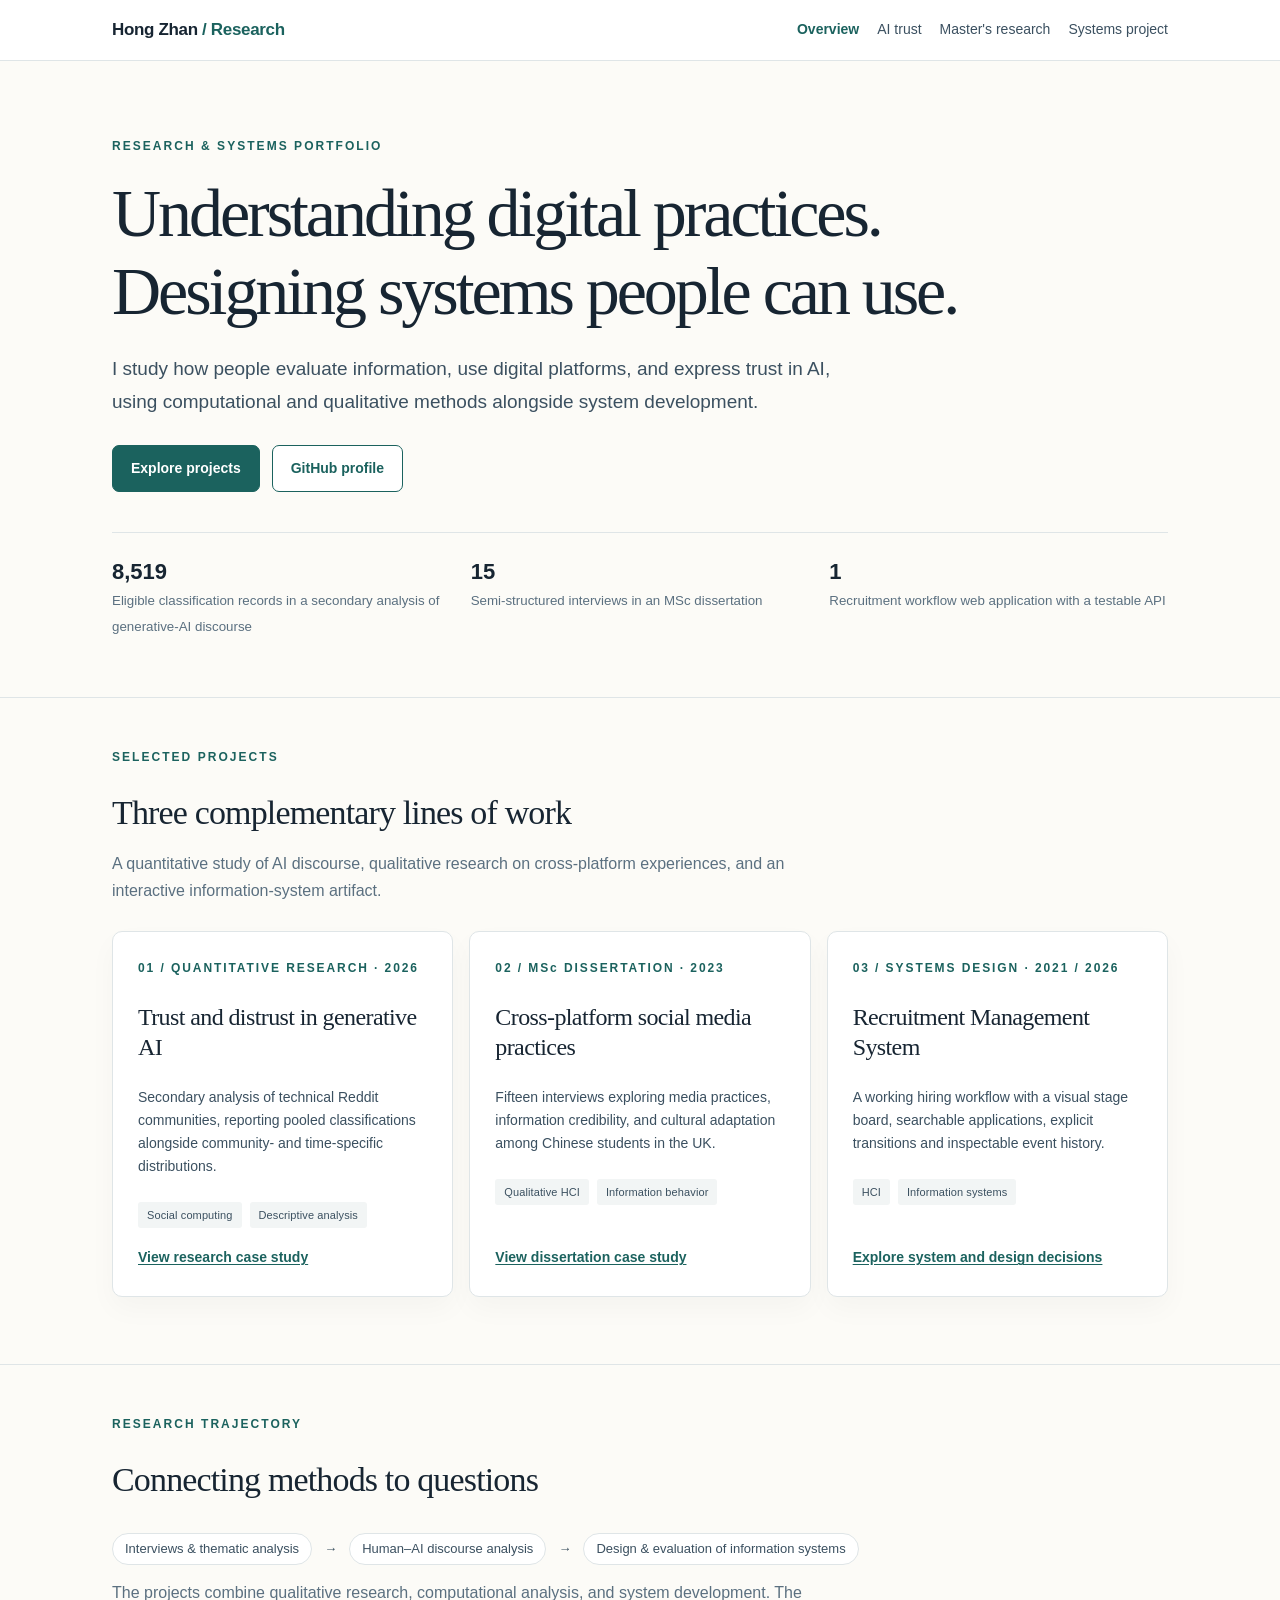
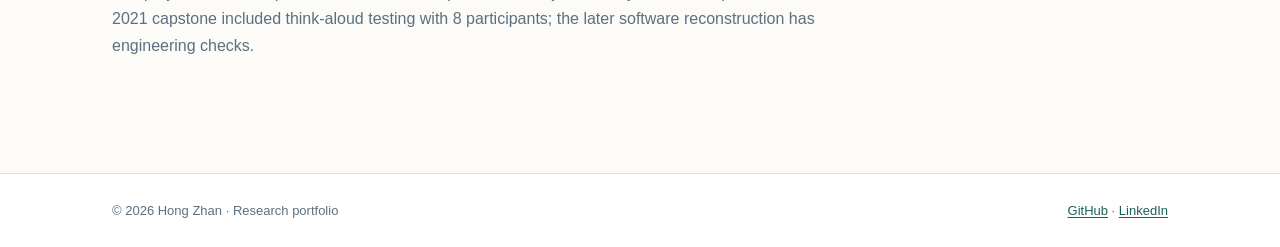
<file: portfolio/index.html>
<!doctype html>
<html lang="en"><head><meta charset="utf-8"><meta name="viewport" content="width=device-width,initial-scale=1"><meta name="description" content="Hong Zhan's research portfolio: human–AI trust, cross-platform information practices, and recruitment system design."><title>Research Portfolio | Hong Zhan</title><link rel="stylesheet" href="styles.css"></head>
<body><a class="visually-hidden" href="#main">Skip to content</a><header><div class="nav"><a class="brand" href="index.html">Hong Zhan <span>/ Research</span></a><nav aria-label="Main navigation"><a href="index.html" aria-current="page">Overview</a><a href="genai.html">AI trust</a><a href="masters.html">Master's research</a><a href="undergraduate.html">Systems project</a></nav></div></header>
<main id="main"><div class="wrap"><section class="hero"><p class="eyebrow">Research & systems portfolio</p><h1>Understanding digital practices. Designing systems people can use.</h1><p class="lede">I study how people evaluate information, use digital platforms, and express trust in AI, using computational and qualitative methods alongside system development.</p><div class="action-row"><a class="button" href="#projects">Explore projects</a><a class="button secondary" href="https://github.com/ivyhongzhan" rel="noopener noreferrer" target="_blank">GitHub profile</a></div><div class="metrics" aria-label="Selected work"><div class="metric"><strong>8,519</strong><small>Eligible classification records in a secondary analysis of generative-AI discourse</small></div><div class="metric"><strong>15</strong><small>Semi-structured interviews in an MSc dissertation</small></div><div class="metric"><strong>1</strong><small>Recruitment workflow web application with a testable API</small></div></div></section></div><hr class="rule"><section class="section" id="projects"><div class="wrap"><p class="eyebrow">Selected projects</p><h2>Three complementary lines of work</h2><p class="section-heading">A quantitative study of AI discourse, qualitative research on cross-platform experiences, and an interactive information-system artifact.</p><div class="grid">
<article class="card"><span class="index">01 / QUANTITATIVE RESEARCH · 2026</span><h3>Trust and distrust in generative AI</h3><p>Secondary analysis of technical Reddit communities, reporting pooled classifications alongside community- and time-specific distributions.</p><div class="chip-row"><span class="chip">Social computing</span><span class="chip">Descriptive analysis</span></div><a class="link" href="genai.html">View research case study</a></article>
<article class="card"><span class="index">02 / MSc DISSERTATION · 2023</span><h3>Cross-platform social media practices</h3><p>Fifteen interviews exploring media practices, information credibility, and cultural adaptation among Chinese students in the UK.</p><div class="chip-row"><span class="chip">Qualitative HCI</span><span class="chip">Information behavior</span></div><a class="link" href="masters.html">View dissertation case study</a></article>
<article class="card"><span class="index">03 / SYSTEMS DESIGN · 2021 / 2026</span><h3>Recruitment Management System</h3><p>A working hiring workflow with a visual stage board, searchable applications, explicit transitions and inspectable event history.</p><div class="chip-row"><span class="chip">HCI</span><span class="chip">Information systems</span></div><a class="link" href="undergraduate.html">Explore system and design decisions</a></article>
</div></div></section><hr class="rule"><section class="section"><div class="wrap"><p class="eyebrow">Research trajectory</p><h2>Connecting methods to questions</h2><div class="lineage"><span>Interviews & thematic analysis</span><strong aria-hidden="true">→</strong><span>Human–AI discourse analysis</span><strong aria-hidden="true">→</strong><span>Design & evaluation of information systems</span></div><p class="section-heading">The projects combine qualitative research, computational analysis, and system development. The 2021 capstone included think-aloud testing with 8 participants; the later software reconstruction has engineering checks.</p></div></section></main>
<footer class="site-footer"><div class="wrap"><span>© 2026 Hong Zhan · Research portfolio</span><span><a href="https://github.com/ivyhongzhan" target="_blank" rel="noopener noreferrer">GitHub</a> · <a href="https://www.linkedin.com/in/ivyhongzhan/" target="_blank" rel="noopener noreferrer">LinkedIn</a></span></div></footer></body></html>
</file>
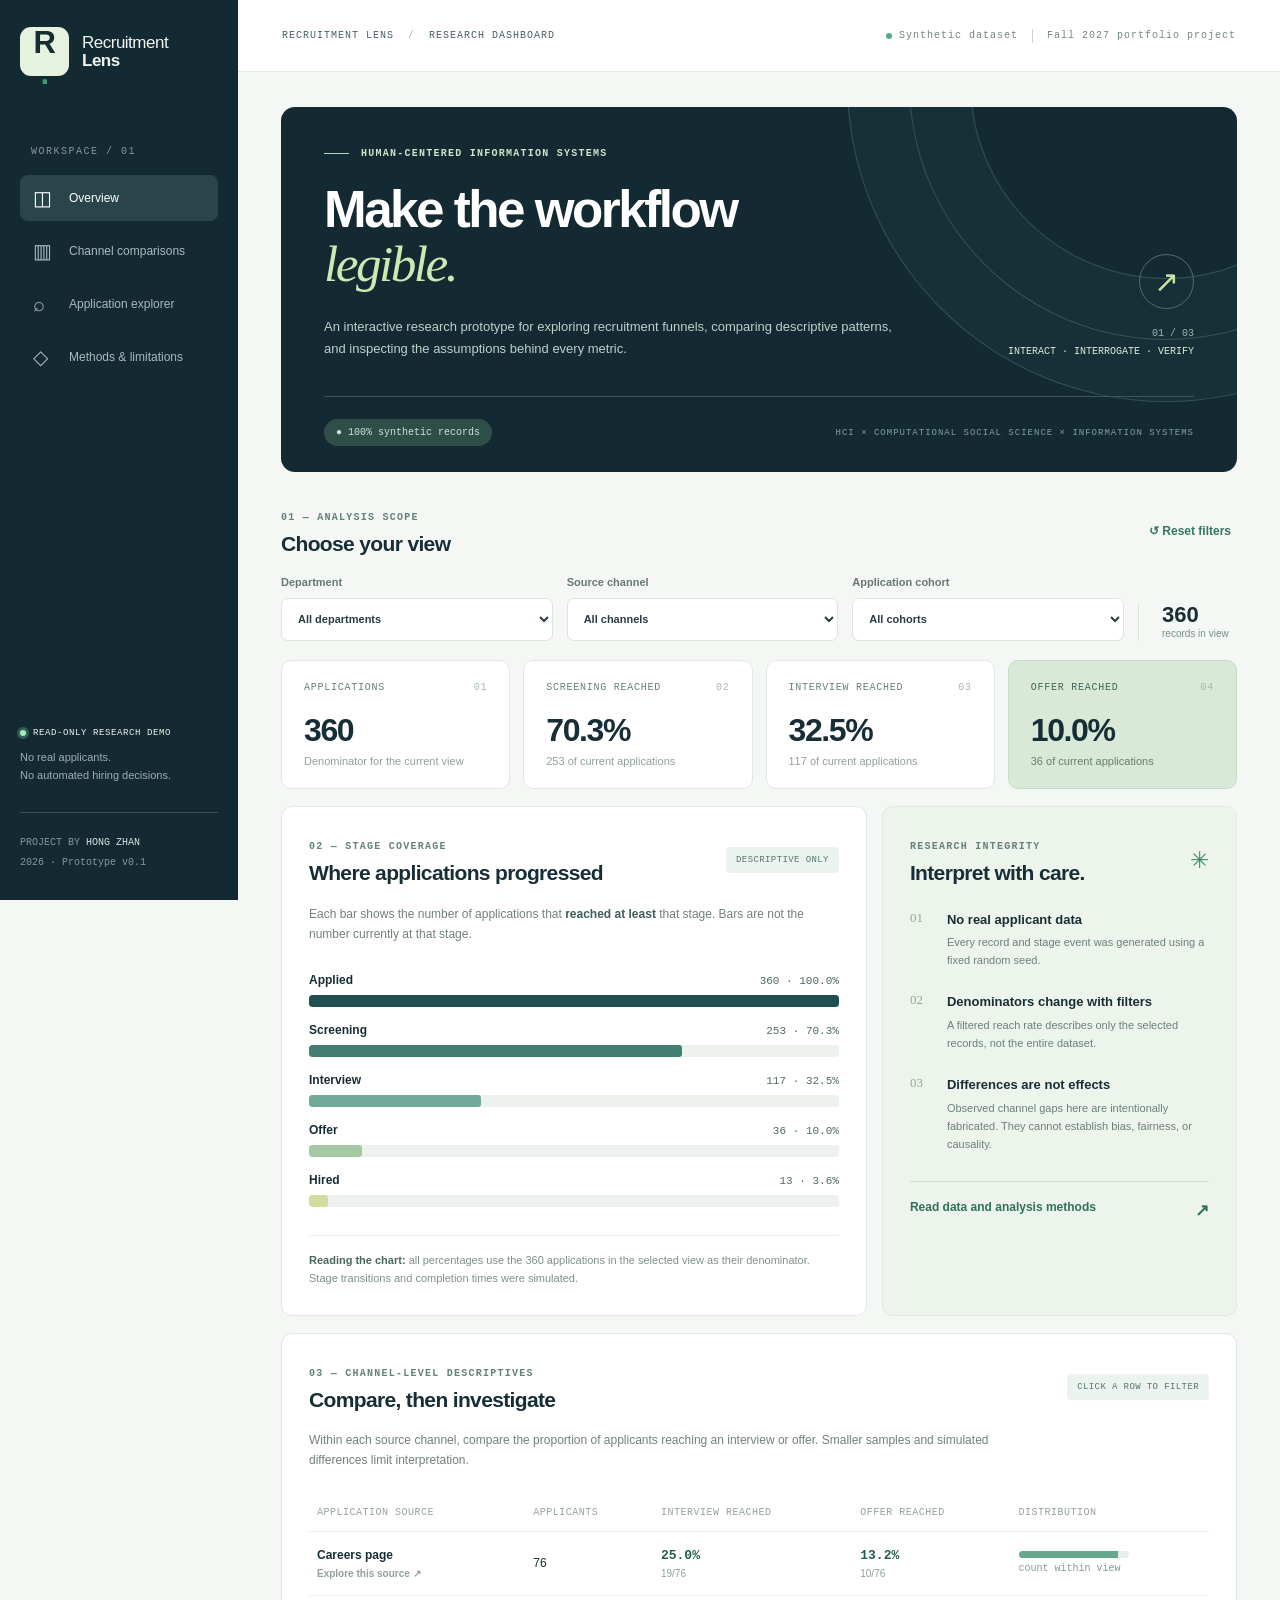
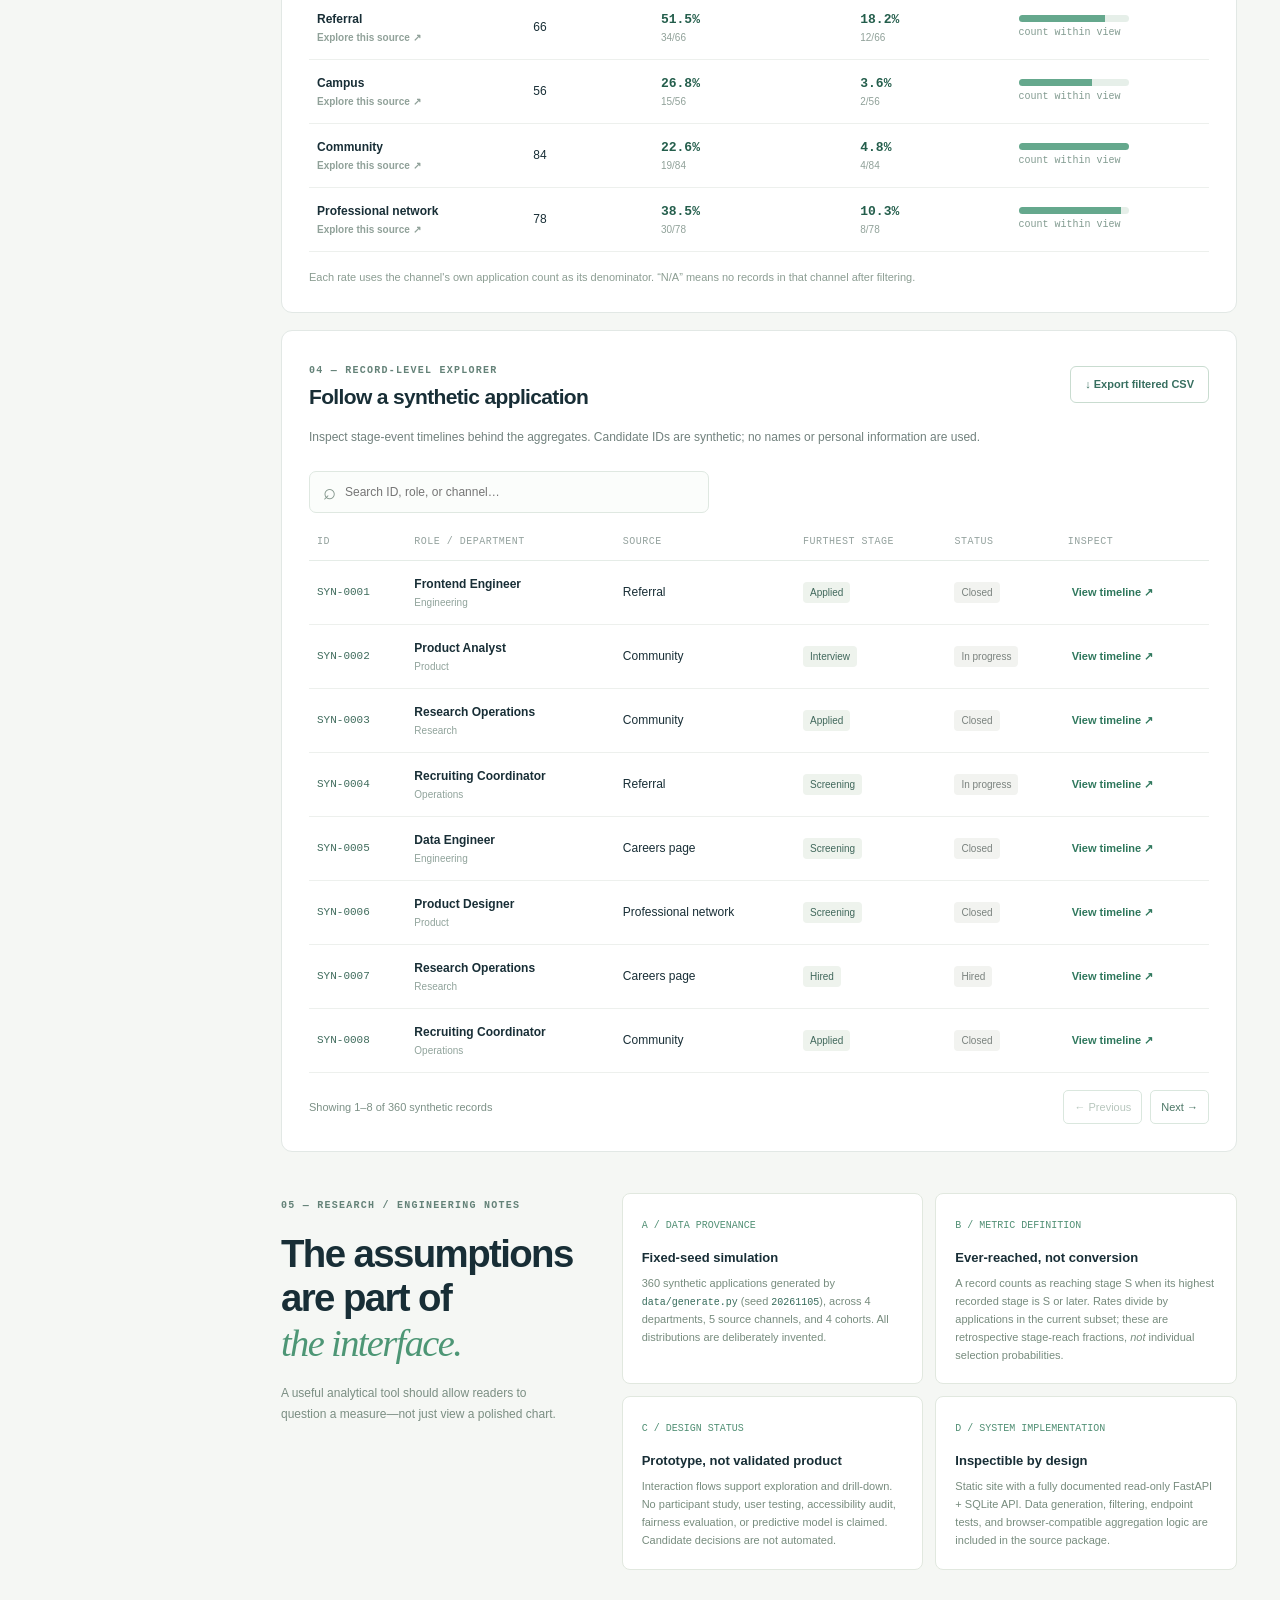
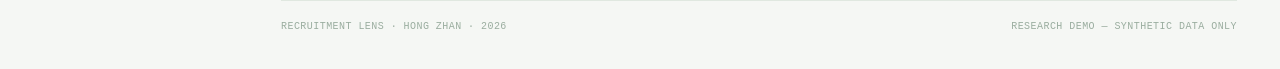
<file: analytics-lens/web/index.html>
<!doctype html>
<html lang="en">
<head>
  <meta charset="UTF-8" />
  <meta name="viewport" content="width=device-width, initial-scale=1" />
  <meta name="theme-color" content="#132a33" />
  <meta name="description" content="Recruitment Lens: a research-oriented, fully synthetic hiring workflow transparency prototype by Hong Zhan." />
  <title>Recruitment Lens · Workflow Transparency Lab</title>
  <link rel="stylesheet" href="./styles.css" />
</head>
<body>
<div class="layout">
  <aside class="sidebar" aria-label="Primary navigation">
    <a class="brand" href="#overview" aria-label="Recruitment Lens home"><span class="brand-mark">R<span class="brand-dot">.</span></span><span>Recruitment<br /><strong>Lens</strong></span></a>
    <div class="side-kicker">WORKSPACE / 01</div>
    <nav class="nav-links">
      <a href="#overview" class="nav-link active"><span class="nav-symbol">◫</span> Overview</a>
      <a href="#comparisons" class="nav-link"><span class="nav-symbol">▥</span> Channel comparisons</a>
      <a href="#explorer" class="nav-link"><span class="nav-symbol">⌕</span> Application explorer</a>
      <a href="#methods" class="nav-link"><span class="nav-symbol">◇</span> Methods &amp; limitations</a>
    </nav>
    <div class="sidebar-bottom">
      <div class="side-status"><span class="pulse"></span><span>READ-ONLY RESEARCH DEMO</span></div>
      <p>No real applicants.<br />No automated hiring decisions.</p>
      <div class="side-credit">PROJECT BY <strong>HONG ZHAN</strong><br />2026 · Prototype v0.1</div>
    </div>
  </aside>
  <main class="main" id="overview">
    <header class="topbar">
      <div class="breadcrumb">RECRUITMENT LENS <span>/</span> RESEARCH DASHBOARD</div>
      <div class="header-meta"><span class="tiny-dot"></span> Synthetic dataset <span class="divider"></span> Fall 2027 portfolio project</div>
    </header>
    <div class="page-content">
      <section class="hero">
        <div class="eyebrow"><span class="eyebrow-line"></span> HUMAN-CENTERED INFORMATION SYSTEMS</div>
        <div class="hero-main"><div><h1>Make the workflow<br /><em>legible.</em></h1><p class="hero-sub">An interactive research prototype for exploring recruitment funnels, comparing descriptive patterns, and inspecting the assumptions behind every metric.</p></div><div class="hero-right"><span class="hero-icon">↗</span><div>01 / 03<br /><strong>INTERACT · INTERROGATE · VERIFY</strong></div></div></div>
        <div class="hero-footer"><span class="lozenge">● 100% synthetic records</span><span class="hero-purpose">HCI × COMPUTATIONAL SOCIAL SCIENCE × INFORMATION SYSTEMS</span></div>
      </section>
      <section class="filters" aria-label="Dataset filters">
        <div class="section-title-row"><div><span class="tiny-caption">01 — ANALYSIS SCOPE</span><h2>Choose your view</h2></div><button class="text-button" type="button" id="clear-filters">↺ Reset filters</button></div>
        <div class="filter-row">
          <label>Department<select id="department" aria-label="Filter department"><option value="">All departments</option></select></label>
          <label>Source channel<select id="channel" aria-label="Filter source channel"><option value="">All channels</option></select></label>
          <label>Application cohort<select id="cohort" aria-label="Filter application cohort"><option value="">All cohorts</option></select></label>
          <span class="filter-count" aria-live="polite"><strong id="filter-record-count">—</strong><small>records in view</small></span>
        </div>
      </section>
      <section class="stats-row" aria-label="Summary statistics">
        <article class="stat-card"><div class="stat-label">APPLICATIONS <span>01</span></div><div class="stat-value" id="metric-applications">—</div><div class="stat-note">Denominator for the current view</div></article>
        <article class="stat-card"><div class="stat-label">SCREENING REACHED <span>02</span></div><div class="stat-value" id="metric-screening">—</div><div class="stat-note"><span id="metric-screening-n">—</span> of current applications</div></article>
        <article class="stat-card"><div class="stat-label">INTERVIEW REACHED <span>03</span></div><div class="stat-value" id="metric-interview">—</div><div class="stat-note"><span id="metric-interview-n">—</span> of current applications</div></article>
        <article class="stat-card dark-stat"><div class="stat-label">OFFER REACHED <span>04</span></div><div class="stat-value" id="metric-offer">—</div><div class="stat-note"><span id="metric-offer-n">—</span> of current applications</div></article>
      </section>
      <section class="section-grid">
        <article class="panel funnel-panel">
          <div class="section-title-row"><div><span class="tiny-caption">02 — STAGE COVERAGE</span><h2>Where applications progressed</h2></div><span class="panel-tag">DESCRIPTIVE ONLY</span></div>
          <p class="panel-desc">Each bar shows the number of applications that <strong>reached at least</strong> that stage. Bars are not the number currently at that stage.</p>
          <div class="funnel" id="funnel" aria-live="polite"></div>
          <div class="method-footnote"><strong>Reading the chart:</strong> all percentages use the <span id="denom">—</span> applications in the selected view as their denominator. Stage transitions and completion times were simulated.</div>
        </article>
        <aside class="panel interpret-panel"><div class="section-title-row"><div><span class="tiny-caption">RESEARCH INTEGRITY</span><h2>Interpret with care.</h2></div><span class="asterisk">✳</span></div><div class="integrity-item"><div class="integrity-number">01</div><div><h3>No real applicant data</h3><p>Every record and stage event was generated using a fixed random seed.</p></div></div><div class="integrity-item"><div class="integrity-number">02</div><div><h3>Denominators change with filters</h3><p>A filtered reach rate describes only the selected records, not the entire dataset.</p></div></div><div class="integrity-item"><div class="integrity-number">03</div><div><h3>Differences are not effects</h3><p>Observed channel gaps here are intentionally fabricated. They cannot establish bias, fairness, or causality.</p></div></div><a href="#methods" class="method-link">Read data and analysis methods <span>↗</span></a></aside>
      </section>
      <section class="panel compare-panel" id="comparisons"><div class="section-title-row"><div><span class="tiny-caption">03 — CHANNEL-LEVEL DESCRIPTIVES</span><h2>Compare, then investigate</h2></div><span class="panel-tag">CLICK A ROW TO FILTER</span></div><p class="panel-desc">Within each source channel, compare the proportion of applicants reaching an interview or offer. Smaller samples and simulated differences limit interpretation.</p><div class="table-scroll"><table class="comparison-table"><thead><tr><th scope="col">APPLICATION SOURCE</th><th scope="col">APPLICANTS</th><th scope="col">INTERVIEW REACHED</th><th scope="col">OFFER REACHED</th><th scope="col">DISTRIBUTION</th></tr></thead><tbody id="channel-body"></tbody></table></div><div class="table-help">Each rate uses the channel's own application count as its denominator. “N/A” means no records in that channel after filtering.</div></section>
      <section class="panel explorer-panel" id="explorer"><div class="section-title-row"><div><span class="tiny-caption">04 — RECORD-LEVEL EXPLORER</span><h2>Follow a synthetic application</h2></div><button class="outline-button" id="export-btn" type="button">↓ Export filtered CSV</button></div><p class="panel-desc">Inspect stage-event timelines behind the aggregates. Candidate IDs are synthetic; no names or personal information are used.</p><label class="search-field"><span>⌕</span><input id="search" type="search" placeholder="Search ID, role, or channel…" aria-label="Search application records" /></label><div class="table-scroll"><table class="records-table"><thead><tr><th>ID</th><th>ROLE / DEPARTMENT</th><th>SOURCE</th><th>FURTHEST STAGE</th><th>STATUS</th><th>INSPECT</th></tr></thead><tbody id="records-body"></tbody></table></div><div class="table-bottom"><span id="record-page-count" aria-live="polite"></span><div class="paging"><button type="button" id="prev-page">← Previous</button><button type="button" id="next-page">Next →</button></div></div></section>
      <section class="methods-grid" id="methods"><div class="methods-intro"><span class="tiny-caption">05 — RESEARCH / ENGINEERING NOTES</span><h2>The assumptions<br />are part of<br /><em>the interface.</em></h2><p>A useful analytical tool should allow readers to question a measure—not just view a polished chart.</p></div><div class="method-cards"><article><span class="method-num">A / DATA PROVENANCE</span><h3>Fixed-seed simulation</h3><p>360 synthetic applications generated by <code>data/generate.py</code> (seed <code>20261105</code>), across 4 departments, 5 source channels, and 4 cohorts. All distributions are deliberately invented.</p></article><article><span class="method-num">B / METRIC DEFINITION</span><h3>Ever-reached, not conversion</h3><p>A record counts as reaching stage S when its highest recorded stage is S or later. Rates divide by applications in the current subset; these are retrospective stage-reach fractions, <em>not</em> individual selection probabilities.</p></article><article><span class="method-num">C / DESIGN STATUS</span><h3>Prototype, not validated product</h3><p>Interaction flows support exploration and drill-down. No participant study, user testing, accessibility audit, fairness evaluation, or predictive model is claimed. Candidate decisions are not automated.</p></article><article><span class="method-num">D / SYSTEM IMPLEMENTATION</span><h3>Inspectible by design</h3><p>Static site with a fully documented read-only FastAPI + SQLite API. Data generation, filtering, endpoint tests, and browser-compatible aggregation logic are included in the source package.</p></article></div></section>
      <footer class="footer"><span>RECRUITMENT LENS · HONG ZHAN · 2026</span><span>RESEARCH DEMO — SYNTHETIC DATA ONLY</span></footer>
    </div>
  </main>
</div>
<div id="drawer-overlay" class="drawer-overlay" hidden></div><aside id="detail-drawer" class="detail-drawer" role="dialog" aria-modal="true" aria-labelledby="detail-title" hidden><button type="button" id="close-drawer" class="drawer-close" aria-label="Close application details">✕</button><div class="tiny-caption">SYNTHETIC EVENT HISTORY</div><h2 id="detail-title">Application details</h2><div id="detail-content"></div></aside>
<div id="load-error" class="load-error" role="alert" hidden>Could not load demo data. Serve the <code>web/</code> directory over HTTP, or run <code>uvicorn backend.main:app</code>.</div>
<script type="module" src="./app.mjs"></script>
</body>
</html>
</file>
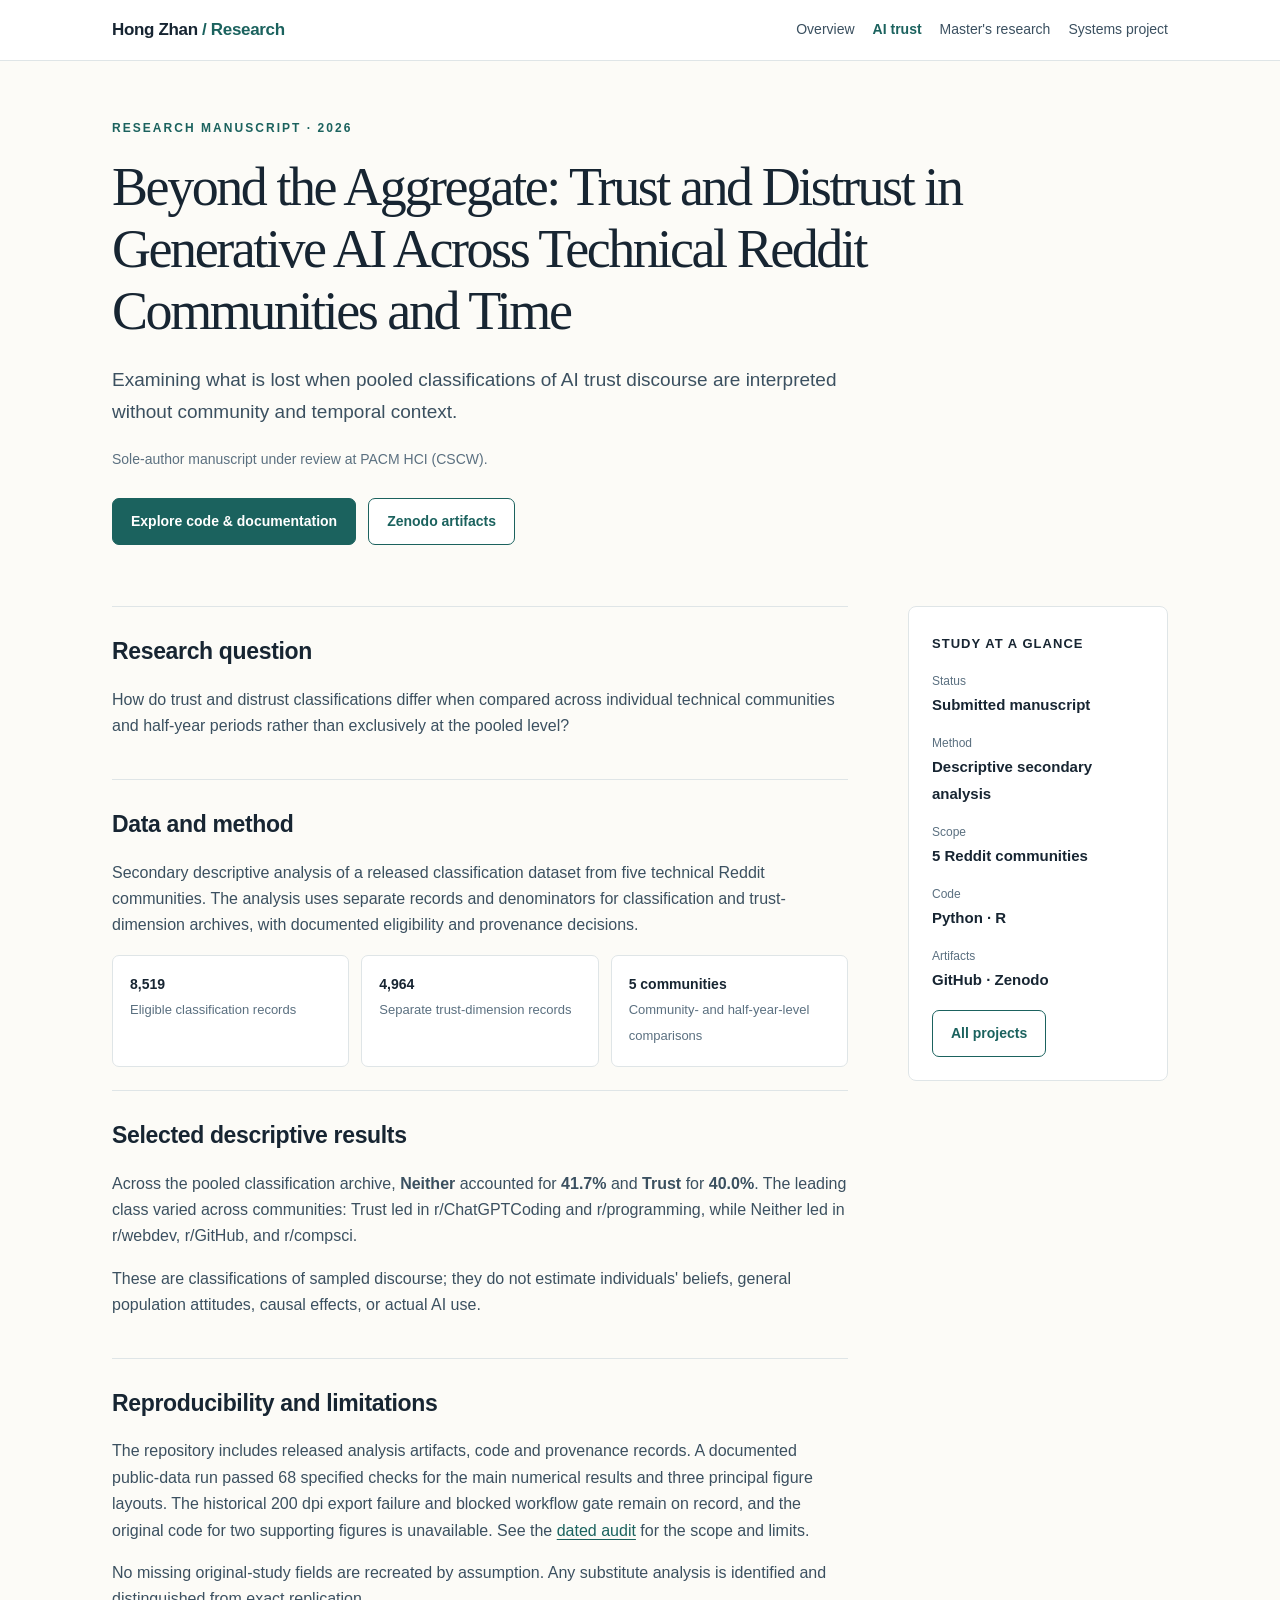
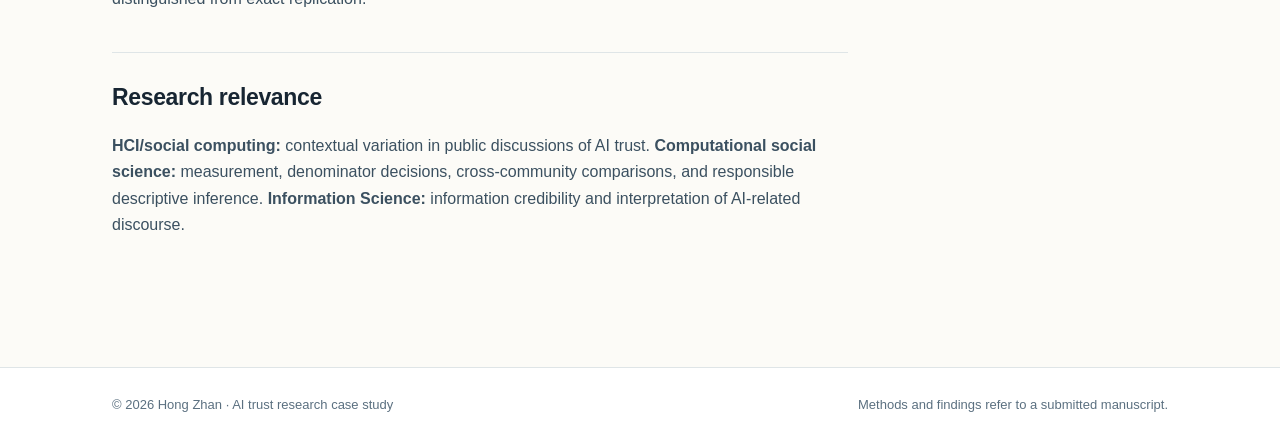
<file: portfolio/genai.html>
<!doctype html><html lang="en"><head><meta charset="utf-8"><meta name="viewport" content="width=device-width,initial-scale=1"><meta name="description" content="Secondary quantitative analysis of trust and distrust in generative AI across technical Reddit communities and time."><title>Generative AI Trust Research | Hong Zhan</title><link rel="stylesheet" href="styles.css"></head><body><a class="visually-hidden" href="#main">Skip to content</a><header><div class="nav"><a class="brand" href="index.html">Hong Zhan <span>/ Research</span></a><nav aria-label="Main navigation"><a href="index.html">Overview</a><a href="genai.html" aria-current="page">AI trust</a><a href="masters.html">Master's research</a><a href="undergraduate.html">Systems project</a></nav></div></header>
<main id="main"><div class="wrap"><div class="page-hero"><p class="eyebrow">Research manuscript · 2026</p><h1>Beyond the Aggregate: Trust and Distrust in Generative AI Across Technical Reddit Communities and Time</h1><p class="lede">Examining what is lost when pooled classifications of AI trust discourse are interpreted without community and temporal context.</p><p class="meta">Sole-author manuscript under review at PACM HCI (CSCW).</p><div class="action-row"><a class="button" href="https://github.com/ivyhongzhan/genai-trust-reddit-analysis" target="_blank" rel="noopener noreferrer">Explore code & documentation</a><a class="button secondary" href="https://doi.org/10.5281/zenodo.23666151" target="_blank" rel="noopener noreferrer">Zenodo artifacts</a></div></div><div class="article"><div>
<section><h2>Research question</h2><p>How do trust and distrust classifications differ when compared across individual technical communities and half-year periods rather than exclusively at the pooled level?</p></section>
<section><h2>Data and method</h2><p>Secondary descriptive analysis of a released classification dataset from five technical Reddit communities. The analysis uses separate records and denominators for classification and trust-dimension archives, with documented eligibility and provenance decisions.</p><div class="steps"><div class="step"><b>8,519</b><span>Eligible classification records</span></div><div class="step"><b>4,964</b><span>Separate trust-dimension records</span></div><div class="step"><b>5 communities</b><span>Community- and half-year-level comparisons</span></div></div></section>
<section><h2>Selected descriptive results</h2><p>Across the pooled classification archive, <strong>Neither</strong> accounted for <strong>41.7%</strong> and <strong>Trust</strong> for <strong>40.0%</strong>. The leading class varied across communities: Trust led in r/ChatGPTCoding and r/programming, while Neither led in r/webdev, r/GitHub, and r/compsci.</p><p>These are classifications of sampled discourse; they do not estimate individuals' beliefs, general population attitudes, causal effects, or actual AI use.</p></section>
<section><h2>Reproducibility and limitations</h2><p>The repository includes released analysis artifacts, code and provenance records. A documented public-data run passed 68 specified checks for the main numerical results and three principal figure layouts. The historical 200 dpi export failure and blocked workflow gate remain on record, and the original code for two supporting figures is unavailable. See the <a href="https://github.com/ivyhongzhan/genai-trust-reddit-analysis/blob/main/docs/PUBLIC_REPRODUCTION_AUDIT_20261105.md">dated audit</a> for the scope and limits.</p><p>No missing original-study fields are recreated by assumption. Any substitute analysis is identified and distinguished from exact replication.</p></section>
<section><h2>Research relevance</h2><p><strong>HCI/social computing:</strong> contextual variation in public discussions of AI trust. <strong>Computational social science:</strong> measurement, denominator decisions, cross-community comparisons, and responsible descriptive inference. <strong>Information Science:</strong> information credibility and interpretation of AI-related discourse.</p></section>
</div><aside aria-label="Project summary"><strong>Study at a glance</strong><div class="fact"><small>Status</small><b>Submitted manuscript</b></div><div class="fact"><small>Method</small><b>Descriptive secondary analysis</b></div><div class="fact"><small>Scope</small><b>5 Reddit communities</b></div><div class="fact"><small>Code</small><b>Python · R</b></div><div class="fact"><small>Artifacts</small><b>GitHub · Zenodo</b></div><a class="button secondary" href="index.html">All projects</a></aside></div></div></main><footer class="site-footer"><div class="wrap"><span>© 2026 Hong Zhan · AI trust research case study</span><span>Methods and findings refer to a submitted manuscript.</span></div></footer></body></html>
</file>
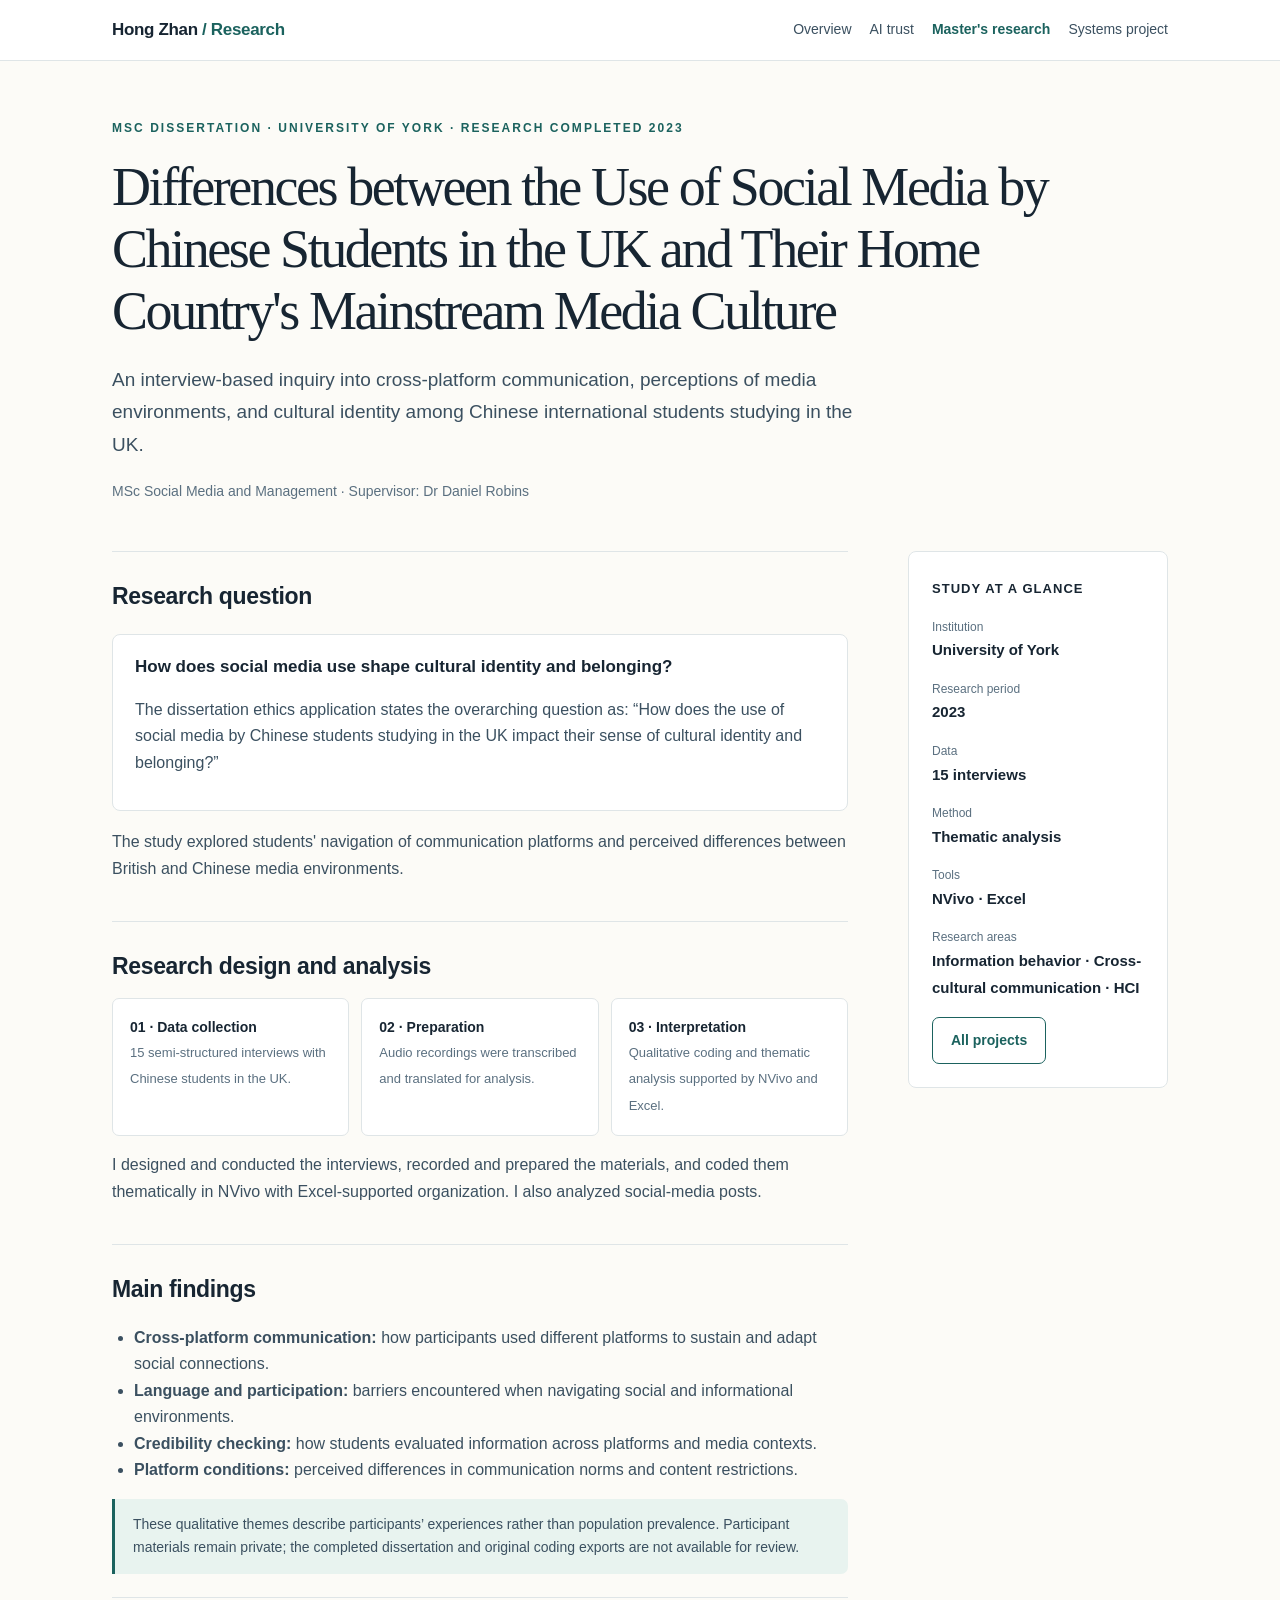
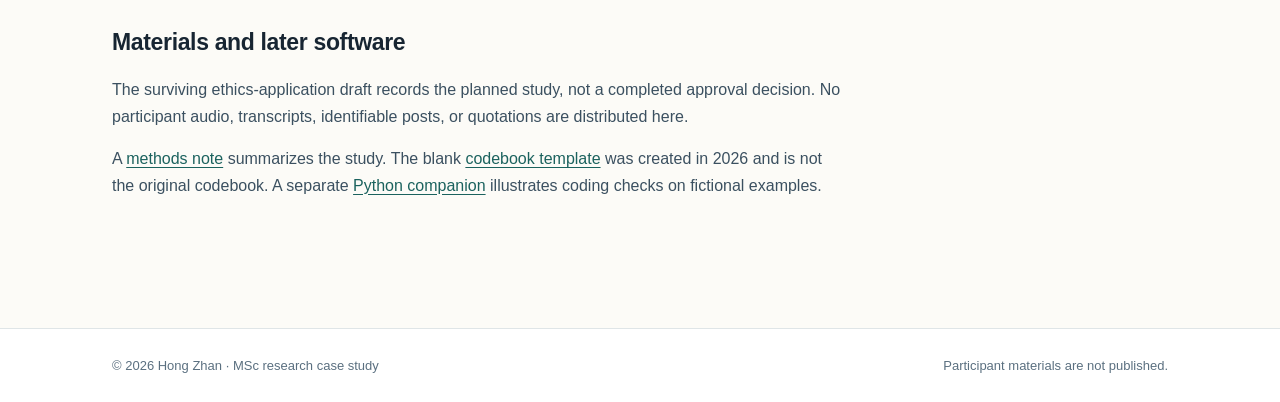
<file: portfolio/masters.html>
<!doctype html><html lang="en"><head><meta charset="utf-8"><meta name="viewport" content="width=device-width,initial-scale=1"><meta name="description" content="Master's dissertation case study on Chinese international students' cross-platform social media use and cultural adaptation in the UK."><title>MSc Dissertation | Hong Zhan</title><link rel="stylesheet" href="styles.css"></head><body><a class="visually-hidden" href="#main">Skip to content</a><header><div class="nav"><a class="brand" href="index.html">Hong Zhan <span>/ Research</span></a><nav aria-label="Main navigation"><a href="index.html">Overview</a><a href="genai.html">AI trust</a><a href="masters.html" aria-current="page">Master's research</a><a href="undergraduate.html">Systems project</a></nav></div></header>
<main id="main"><div class="wrap"><div class="page-hero"><p class="eyebrow">MSc dissertation · University of York · Research completed 2023</p><h1>Differences between the Use of Social Media by Chinese Students in the UK and Their Home Country's Mainstream Media Culture</h1><p class="lede">An interview-based inquiry into cross-platform communication, perceptions of media environments, and cultural identity among Chinese international students studying in the UK.</p><p class="meta">MSc Social Media and Management · Supervisor: Dr Daniel Robins</p></div><div class="article"><div>
<section><h2>Research question</h2><div class="paper-box"><h3>How does social media use shape cultural identity and belonging?</h3><p>The dissertation ethics application states the overarching question as: “How does the use of social media by Chinese students studying in the UK impact their sense of cultural identity and belonging?”</p></div><p>The study explored students' navigation of communication platforms and perceived differences between British and Chinese media environments.</p></section>
<section><h2>Research design and analysis</h2><div class="steps"><div class="step"><b>01 · Data collection</b><span>15 semi-structured interviews with Chinese students in the UK.</span></div><div class="step"><b>02 · Preparation</b><span>Audio recordings were transcribed and translated for analysis.</span></div><div class="step"><b>03 · Interpretation</b><span>Qualitative coding and thematic analysis supported by NVivo and Excel.</span></div></div><p>I designed and conducted the interviews, recorded and prepared the materials, and coded them thematically in NVivo with Excel-supported organization. I also analyzed social-media posts.</p></section>
<section><h2>Main findings</h2><ul><li><strong>Cross-platform communication:</strong> how participants used different platforms to sustain and adapt social connections.</li><li><strong>Language and participation:</strong> barriers encountered when navigating social and informational environments.</li><li><strong>Credibility checking:</strong> how students evaluated information across platforms and media contexts.</li><li><strong>Platform conditions:</strong> perceived differences in communication norms and content restrictions.</li></ul><div class="note">These qualitative themes describe participants’ experiences rather than population prevalence. Participant materials remain private; the completed dissertation and original coding exports are not available for review.</div></section>
<section><h2>Materials and later software</h2><p>The surviving ethics-application draft records the planned study, not a completed approval decision. No participant audio, transcripts, identifiable posts, or quotations are distributed here.</p><p>A <a href="MSc_Methods_and_Evidence.md" data-local-doc="masters">methods note</a> summarizes the study. The blank <a href="Qualitative_Codebook_Template.csv">codebook template</a> was created in 2026 and is not the original codebook. A separate <a href="https://github.com/ivyhongzhan/msc-qualitative-analysis-toolkit">Python companion</a> illustrates coding checks on fictional examples.</p></section>
</div><aside aria-label="Project summary"><strong>Study at a glance</strong><div class="fact"><small>Institution</small><b>University of York</b></div><div class="fact"><small>Research period</small><b>2023</b></div><div class="fact"><small>Data</small><b>15 interviews</b></div><div class="fact"><small>Method</small><b>Thematic analysis</b></div><div class="fact"><small>Tools</small><b>NVivo · Excel</b></div><div class="fact"><small>Research areas</small><b>Information behavior · Cross-cultural communication · HCI</b></div><a class="button secondary" href="index.html">All projects</a></aside></div></div></main><footer class="site-footer"><div class="wrap"><span>© 2026 Hong Zhan · MSc research case study</span><span>Participant materials are not published.</span></div></footer></body></html>
</file>
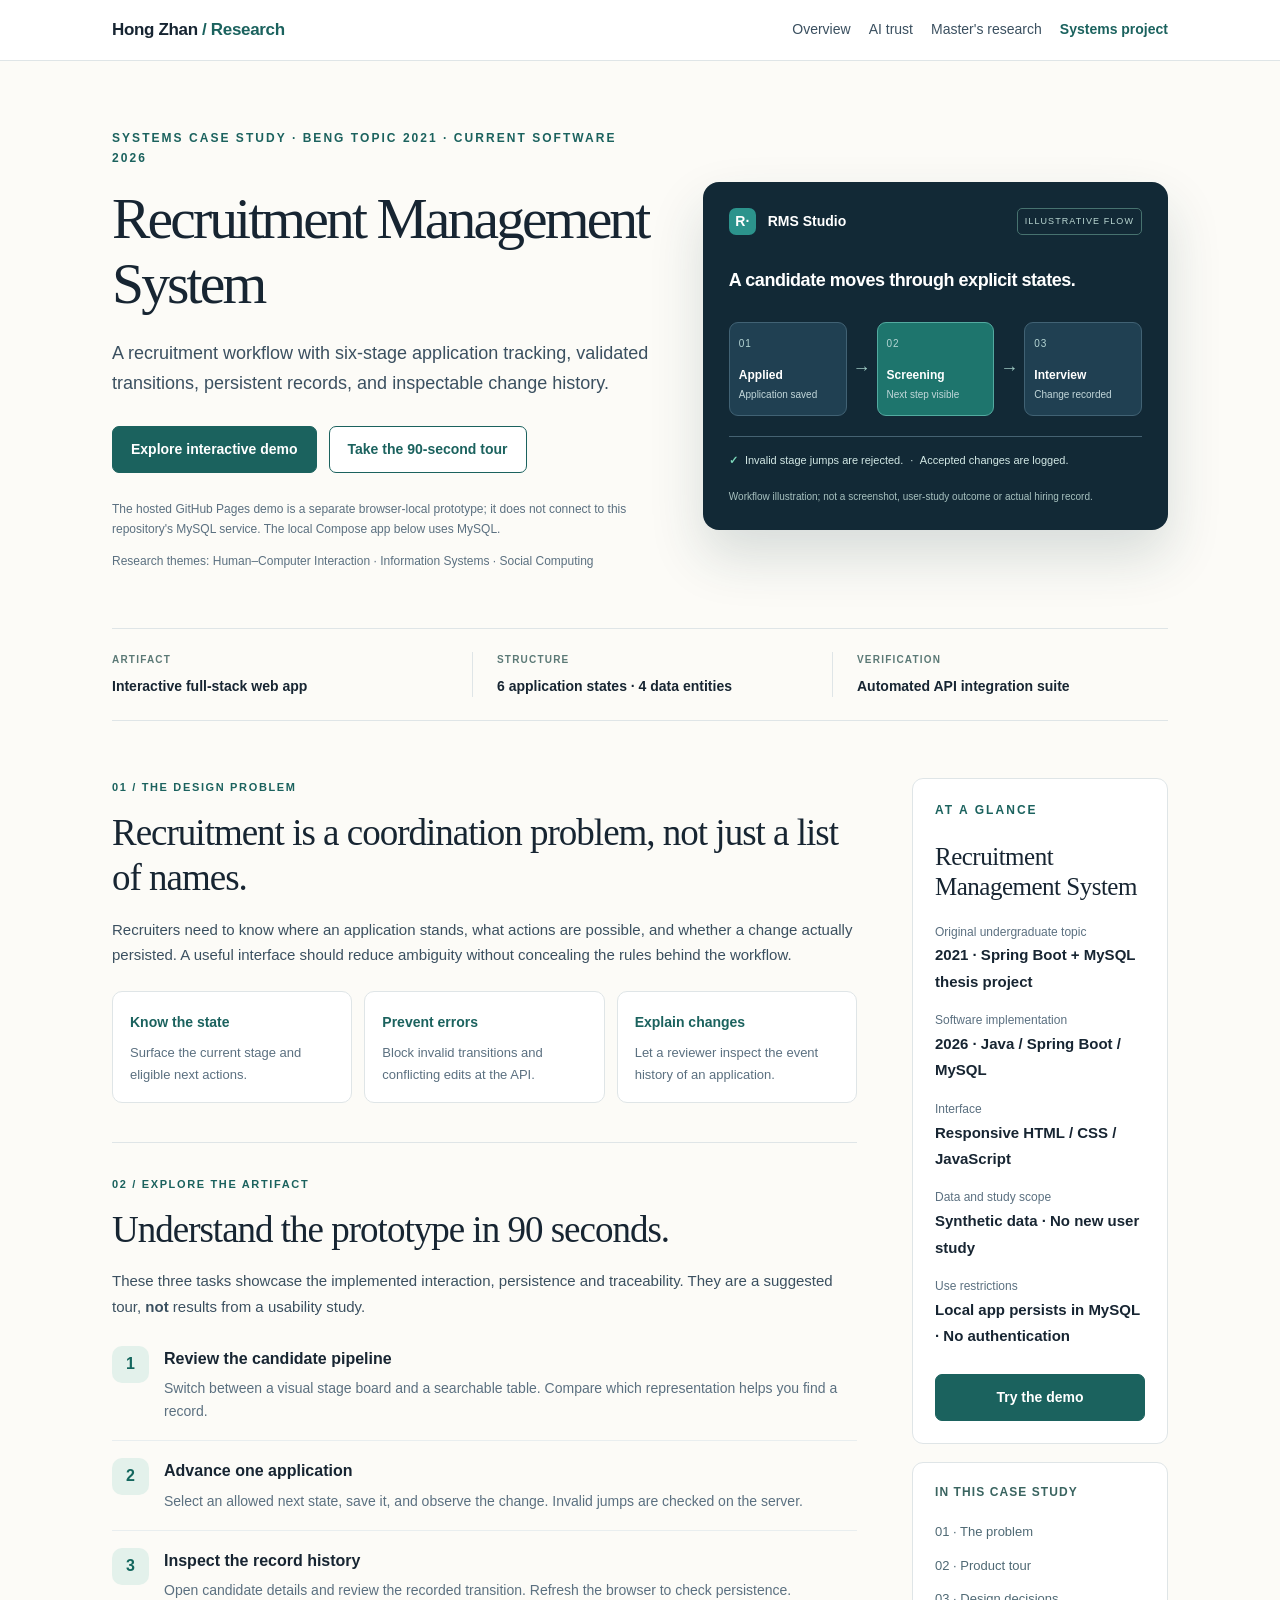
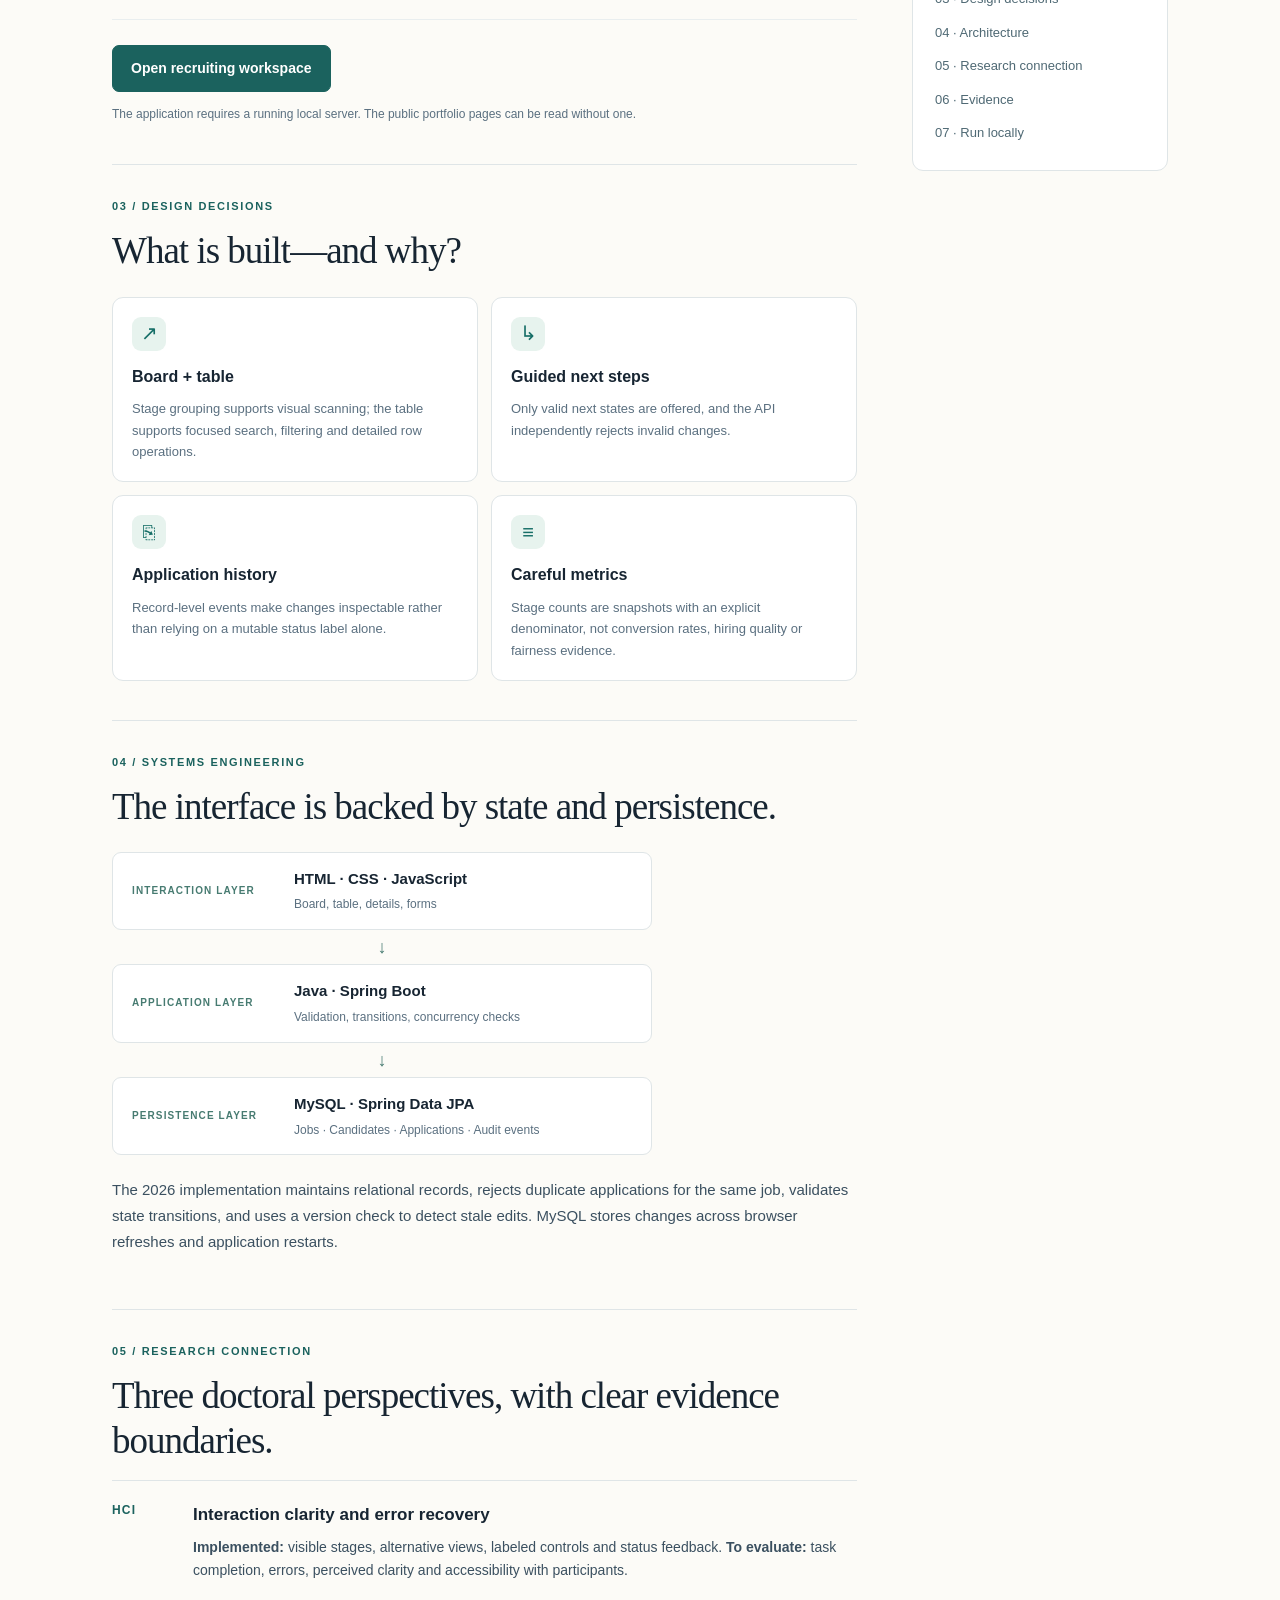
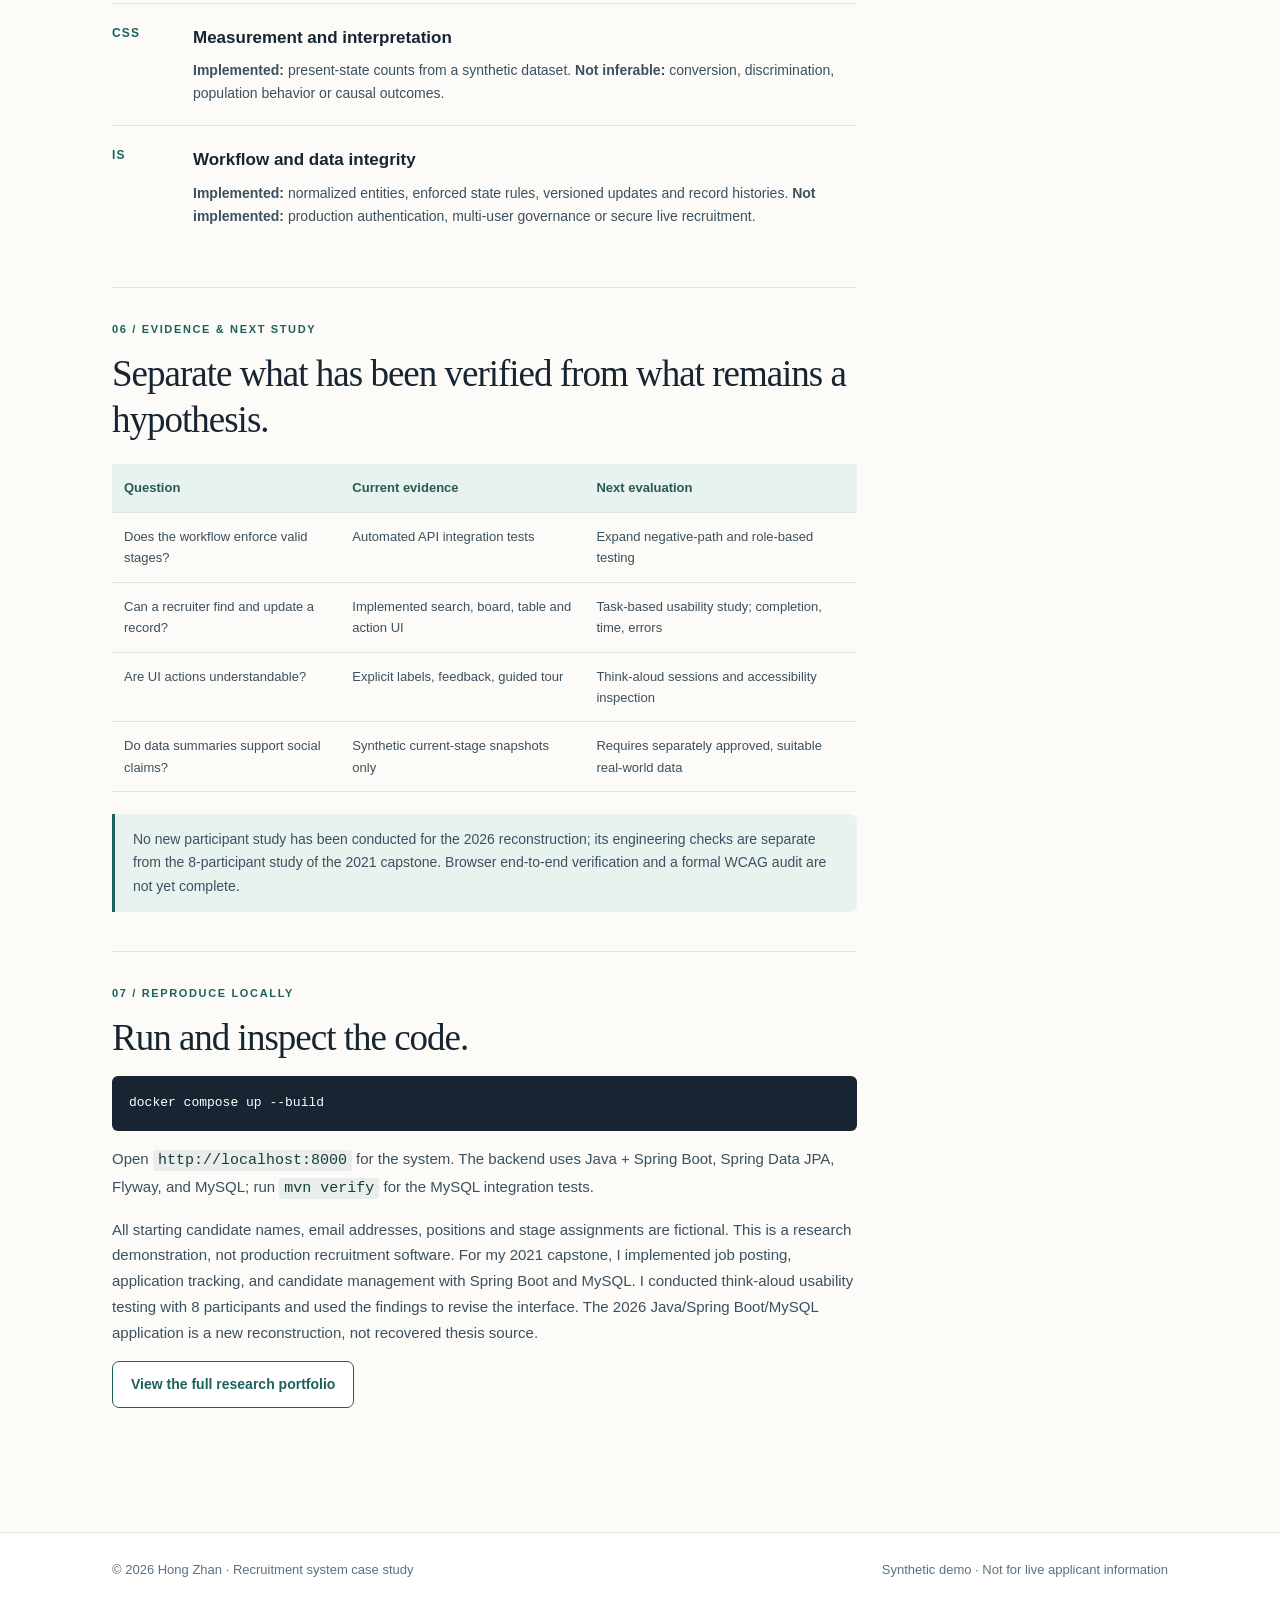
<file: portfolio/undergraduate.html>
<!doctype html>
<html lang="en">
<head>
  <meta charset="utf-8">
  <meta name="viewport" content="width=device-width,initial-scale=1">
  <meta name="description" content="Hong Zhan's recruitment management system: interactive hiring workflow, design decisions, system architecture, tests and future HCI evaluation.">
  <title>Recruitment Management System — Systems Case Study | Hong Zhan</title>
  <link rel="stylesheet" href="styles.css">
  <link rel="stylesheet" href="systems-case-study.css">
</head>
<body>
<a class="visually-hidden" href="#main">Skip to content</a>
<header><div class="nav"><a class="brand" href="index.html">Hong Zhan <span>/ Research</span></a><nav aria-label="Main navigation"><a href="index.html">Overview</a><a href="genai.html">AI trust</a><a href="masters.html">Master's research</a><a href="undergraduate.html" aria-current="page">Systems project</a></nav></div></header>
<main id="main">
  <div class="wrap">
    <section class="systems-hero" aria-labelledby="systems-title">
      <div class="systems-hero-copy">
        <p class="eyebrow">Systems case study · BEng topic 2021 · Current software 2026</p>
        <h1 id="systems-title">Recruitment Management System</h1>
        <p class="lede">A recruitment workflow with six-stage application tracking, validated transitions, persistent records, and inspectable change history.</p>
        <div class="action-row"><a class="button demo-link" href="/">Explore interactive demo</a><a class="button secondary" href="#try-it">Take the 90-second tour</a></div><p class="tour-fine">The hosted GitHub Pages demo is a separate browser-local prototype; it does not connect to this repository's MySQL service. The local Compose app below uses MySQL.</p>
        <p class="meta">Research themes: Human–Computer Interaction · Information Systems · Social Computing</p>
      </div>
      <aside class="systems-hero-visual" aria-label="Illustration of the recruitment workflow">
        <div class="visual-top"><span class="visual-brand"><span class="visual-icon" aria-hidden="true">R·</span> RMS Studio</span><span class="visual-mode">ILLUSTRATIVE FLOW</span></div>
        <p class="visual-title">A candidate moves through explicit states.</p>
        <div class="mini-flow" aria-label="Applied then Screening then Interview then Offer then Hired">
          <div class="mini-step"><span class="mini-number">01</span><strong>Applied</strong><small>Application saved</small></div>
          <span class="mini-arrow" aria-hidden="true">→</span>
          <div class="mini-step emphasized"><span class="mini-number">02</span><strong>Screening</strong><small>Next step visible</small></div>
          <span class="mini-arrow" aria-hidden="true">→</span>
          <div class="mini-step"><span class="mini-number">03</span><strong>Interview</strong><small>Change recorded</small></div>
        </div>
        <div class="visual-foot"><span class="visual-check" aria-hidden="true">✓</span> Invalid stage jumps are rejected. <span class="visual-dot" aria-hidden="true">·</span> Accepted changes are logged.</div>
        <p class="visual-caption">Workflow illustration; not a screenshot, user-study outcome or actual hiring record.</p>
      </aside>
    </section>
    <div class="proof-strip" aria-label="Project at a glance"><div><span>ARTIFACT</span><strong>Interactive full-stack web app</strong></div><div><span>STRUCTURE</span><strong>6 application states · 4 data entities</strong></div><div><span>VERIFICATION</span><strong>Automated API integration suite</strong></div></div>
    <div class="systems-grid">
      <article class="systems-body">
        <section class="systems-section" id="problem"><p class="section-index">01 / THE DESIGN PROBLEM</p><h2>Recruitment is a coordination problem, not just a list of names.</h2><p>Recruiters need to know where an application stands, what actions are possible, and whether a change actually persisted. A useful interface should reduce ambiguity without concealing the rules behind the workflow.</p><div class="problem-three"><div><strong>Know the state</strong><p>Surface the current stage and eligible next actions.</p></div><div><strong>Prevent errors</strong><p>Block invalid transitions and conflicting edits at the API.</p></div><div><strong>Explain changes</strong><p>Let a reviewer inspect the event history of an application.</p></div></div></section>
        <section class="systems-section" id="try-it"><p class="section-index">02 / EXPLORE THE ARTIFACT</p><h2>Understand the prototype in 90 seconds.</h2><p>These three tasks showcase the implemented interaction, persistence and traceability. They are a suggested tour, <strong>not</strong> results from a usability study.</p><ol class="tour-list"><li><span class="tour-number">1</span><div><h3>Review the candidate pipeline</h3><p>Switch between a visual stage board and a searchable table. Compare which representation helps you find a record.</p></div></li><li><span class="tour-number">2</span><div><h3>Advance one application</h3><p>Select an allowed next state, save it, and observe the change. Invalid jumps are checked on the server.</p></div></li><li><span class="tour-number">3</span><div><h3>Inspect the record history</h3><p>Open candidate details and review the recorded transition. Refresh the browser to check persistence.</p></div></li></ol><a class="button demo-link" href="/">Open recruiting workspace</a><p class="tour-fine">The application requires a running local server. The public portfolio pages can be read without one.</p></section>
        <section class="systems-section" id="design"><p class="section-index">03 / DESIGN DECISIONS</p><h2>What is built—and why?</h2><div class="decision-grid"><div class="decision"><span class="decision-icon" aria-hidden="true">↗</span><h3>Board + table</h3><p>Stage grouping supports visual scanning; the table supports focused search, filtering and detailed row operations.</p></div><div class="decision"><span class="decision-icon" aria-hidden="true">↳</span><h3>Guided next steps</h3><p>Only valid next states are offered, and the API independently rejects invalid changes.</p></div><div class="decision"><span class="decision-icon" aria-hidden="true">⎘</span><h3>Application history</h3><p>Record-level events make changes inspectable rather than relying on a mutable status label alone.</p></div><div class="decision"><span class="decision-icon" aria-hidden="true">≡</span><h3>Careful metrics</h3><p>Stage counts are snapshots with an explicit denominator, not conversion rates, hiring quality or fairness evidence.</p></div></div></section>
        <section class="systems-section" id="architecture"><p class="section-index">04 / SYSTEMS ENGINEERING</p><h2>The interface is backed by state and persistence.</h2><div class="architecture-diagram" role="group" aria-label="Browser interface uses Spring Boot REST endpoints, which persist jobs, candidates, applications and audit events in MySQL"><div><small>INTERACTION LAYER</small><strong>HTML · CSS · JavaScript</strong><span>Board, table, details, forms</span></div><b aria-hidden="true">↓</b><div><small>APPLICATION LAYER</small><strong>Java · Spring Boot</strong><span>Validation, transitions, concurrency checks</span></div><b aria-hidden="true">↓</b><div><small>PERSISTENCE LAYER</small><strong>MySQL · Spring Data JPA</strong><span>Jobs · Candidates · Applications · Audit events</span></div></div><p>The 2026 implementation maintains relational records, rejects duplicate applications for the same job, validates state transitions, and uses a version check to detect stale edits. MySQL stores changes across browser refreshes and application restarts.</p></section>
        <section class="systems-section" id="research"><p class="section-index">05 / RESEARCH CONNECTION</p><h2>Three doctoral perspectives, with clear evidence boundaries.</h2><div class="research-angles"><div><span>HCI</span><div><h3>Interaction clarity and error recovery</h3><p><b>Implemented:</b> visible stages, alternative views, labeled controls and status feedback. <b>To evaluate:</b> task completion, errors, perceived clarity and accessibility with participants.</p></div></div><div><span>CSS</span><div><h3>Measurement and interpretation</h3><p><b>Implemented:</b> present-state counts from a synthetic dataset. <b>Not inferable:</b> conversion, discrimination, population behavior or causal outcomes.</p></div></div><div><span>IS</span><div><h3>Workflow and data integrity</h3><p><b>Implemented:</b> normalized entities, enforced state rules, versioned updates and record histories. <b>Not implemented:</b> production authentication, multi-user governance or secure live recruitment.</p></div></div></div></section>
        <section class="systems-section" id="evaluation"><p class="section-index">06 / EVIDENCE & NEXT STUDY</p><h2>Separate what has been verified from what remains a hypothesis.</h2><div class="evidence-table-scroll"><table class="evidence-table"><thead><tr><th>Question</th><th>Current evidence</th><th>Next evaluation</th></tr></thead><tbody><tr><td>Does the workflow enforce valid stages?</td><td>Automated API integration tests</td><td>Expand negative-path and role-based testing</td></tr><tr><td>Can a recruiter find and update a record?</td><td>Implemented search, board, table and action UI</td><td>Task-based usability study; completion, time, errors</td></tr><tr><td>Are UI actions understandable?</td><td>Explicit labels, feedback, guided tour</td><td>Think-aloud sessions and accessibility inspection</td></tr><tr><td>Do data summaries support social claims?</td><td>Synthetic current-stage snapshots only</td><td>Requires separately approved, suitable real-world data</td></tr></tbody></table></div><div class="note">No new participant study has been conducted for the 2026 reconstruction; its engineering checks are separate from the 8-participant study of the 2021 capstone. Browser end-to-end verification and a formal WCAG audit are not yet complete.</div></section>
        <section class="systems-section" id="local-run"><p class="section-index">07 / REPRODUCE LOCALLY</p><h2>Run and inspect the code.</h2><pre>docker compose up --build</pre><p>Open <code>http://localhost:8000</code> for the system. The backend uses Java + Spring Boot, Spring Data JPA, Flyway, and MySQL; run <code>mvn verify</code> for the MySQL integration tests.</p><p>All starting candidate names, email addresses, positions and stage assignments are fictional. This is a research demonstration, not production recruitment software. For my 2021 capstone, I implemented job posting, application tracking, and candidate management with Spring Boot and MySQL. I conducted think-aloud usability testing with 8 participants and used the findings to revise the interface. The 2026 Java/Spring Boot/MySQL application is a new reconstruction, not recovered thesis source.</p><a class="button secondary" href="index.html">View the full research portfolio</a></section>
      </article>
      <aside class="systems-facts" aria-label="Project facts and navigation"><div class="facts-card"><p class="eyebrow">AT A GLANCE</p><h2>Recruitment Management System</h2><div class="fact"><small>Original undergraduate topic</small><b>2021 · Spring Boot + MySQL thesis project</b></div><div class="fact"><small>Software implementation</small><b>2026 · Java / Spring Boot / MySQL</b></div><div class="fact"><small>Interface</small><b>Responsive HTML / CSS / JavaScript</b></div><div class="fact"><small>Data and study scope</small><b>Synthetic data · No new user study</b></div><div class="fact"><small>Use restrictions</small><b>Local app persists in MySQL · No authentication</b></div><a class="button demo-link" href="/">Try the demo</a></div><div class="contents-card"><strong>In this case study</strong><a href="#problem">01 · The problem</a><a href="#try-it">02 · Product tour</a><a href="#design">03 · Design decisions</a><a href="#architecture">04 · Architecture</a><a href="#research">05 · Research connection</a><a href="#evaluation">06 · Evidence</a><a href="#local-run">07 · Run locally</a></div></aside>
    </div>
  </div>
</main>
<footer class="site-footer"><div class="wrap"><span>© 2026 Hong Zhan · Recruitment system case study</span><span>Synthetic demo · Not for live applicant information</span></div></footer>
<script>if(location.protocol==='file:'){for(const a of document.querySelectorAll('.demo-link')){a.href='#local-run';a.textContent='Run the application locally';}}</script>
</body>
</html>
</file>
<file: portfolio/styles.css>
:root{--ink:#172532;--ink2:#3b5060;--muted:#5b7080;--paper:#fcfbf7;--white:#fff;--line:#dfe5e7;--accent:#1b625e;--accent-lite:#e8f3ef;--gold:#ba7c40;--soft:#f2f5f5;--max:1100px}
*{box-sizing:border-box}html{scroll-behavior:smooth}body{margin:0;background:var(--paper);font-family:-apple-system,BlinkMacSystemFont,"Segoe UI",Inter,Arial,sans-serif;color:var(--ink);font-size:16px;line-height:1.65}a{color:var(--accent);text-underline-offset:.17em}a:hover{text-decoration-thickness:2px}a:focus-visible,button:focus-visible{outline:3px solid #8a6c40;outline-offset:4px}header{background:#fff;border-bottom:1px solid var(--line)}.nav{max-width:var(--max);margin:auto;display:flex;align-items:center;justify-content:space-between;gap:20px;padding:16px 22px}.brand{font-size:17px;font-weight:760;letter-spacing:-.02em;color:var(--ink);text-decoration:none}.brand span{color:var(--accent)}nav{display:flex;flex-wrap:wrap;gap:18px;font-size:14px}nav a{text-decoration:none;color:var(--ink2)}nav a[aria-current=page]{color:var(--accent);font-weight:700}.wrap{max-width:var(--max);margin:auto;padding:0 22px}.hero{padding:76px 0 58px}.eyebrow{font-size:12px;font-weight:750;letter-spacing:.17em;text-transform:uppercase;color:var(--accent);margin:0 0 17px}.hero h1,.page-hero h1{font-family:Georgia,"Times New Roman",serif;font-weight:500;letter-spacing:-.045em;line-height:1.15}.hero h1{font-size:clamp(40px,6vw,68px);max-width:930px;margin:0 0 23px}.lede{font-size:19px;max-width:760px;line-height:1.7;color:var(--ink2)}.subtle{color:var(--muted)}.action-row{display:flex;gap:12px;flex-wrap:wrap;margin:27px 0}.button{display:inline-flex;align-items:center;justify-content:center;padding:11px 18px;border:1px solid var(--accent);border-radius:7px;background:var(--accent);color:white;font-size:14px;font-weight:650;text-decoration:none}.button.secondary{background:white;color:var(--accent)}.button:hover{filter:brightness(.96)}.metrics{display:grid;grid-template-columns:repeat(3,1fr);gap:20px;border-top:1px solid var(--line);padding:24px 0 0;margin-top:40px}.metric strong{display:block;font-size:22px;font-weight:730;line-height:1.35}.metric small{color:var(--muted)}.section{padding:50px 0 67px}.section h2{font-family:Georgia,"Times New Roman",serif;letter-spacing:-.025em;font-size:34px;font-weight:500;margin:0 0 10px}.section-heading{max-width:720px;color:var(--muted);margin:0 0 27px}.grid{display:grid;grid-template-columns:repeat(3,1fr);gap:16px}.card{display:flex;flex-direction:column;background:white;border:1px solid var(--line);border-radius:10px;padding:27px 25px;box-shadow:0 12px 28px rgba(12,37,45,.03);min-height:325px}.card .index{font-size:12px;letter-spacing:.16em;color:var(--accent);font-weight:750}.card h3{font-family:Georgia,"Times New Roman",serif;font-size:24px;font-weight:500;line-height:1.25;letter-spacing:-.025em;margin:23px 0 10px}.card p{font-size:14px;color:var(--ink2)}.card .link{margin-top:auto;padding-top:18px;font-size:14px;font-weight:700}.chip-row{display:flex;gap:8px;flex-wrap:wrap;margin-top:10px}.chip{border-radius:3px;background:var(--soft);padding:4px 9px;color:var(--ink2);font-size:11px;letter-spacing:.01em}.rule{border:0;border-top:1px solid var(--line);margin:0}.page-hero{padding:58px 0 34px}.page-hero h1{font-size:clamp(34px,5vw,54px);max-width:970px;margin:0 0 22px}.meta{color:var(--muted);font-size:14px}.article{display:grid;grid-template-columns:minmax(0,1fr) 260px;gap:60px;padding-bottom:70px}.article section{padding:19px 0 23px;border-top:1px solid var(--line)}.article h2{font-size:23px;margin:7px 0 12px;letter-spacing:-.015em}.article p,.article li{color:var(--ink2)}.article ul,.article ol{padding-left:22px}.article aside{position:sticky;top:22px;align-self:start;border:1px solid var(--line);background:#fff;border-radius:8px;padding:23px}.article aside strong{font-size:13px;letter-spacing:.08em;text-transform:uppercase}.fact{margin:16px 0}.fact small{font-size:12px;color:var(--muted);display:block}.fact b{font-size:15px;font-weight:650}.note{background:var(--accent-lite);border-left:3px solid var(--accent);padding:14px 18px;color:var(--ink2);font-size:14px;border-radius:0 7px 7px 0}.paper-box{background:#fff;border:1px solid var(--line);padding:18px 22px;border-radius:8px;margin:18px 0}.paper-box h3{margin:0 0 10px;font-size:17px}.steps{display:grid;grid-template-columns:repeat(3,1fr);gap:12px}.step{border:1px solid var(--line);border-radius:7px;background:white;padding:17px}.step b{display:block;font-size:14px}.step span{font-size:13px;color:var(--muted)}.site-footer{border-top:1px solid var(--line);background:white;padding:26px 0;margin-top:20px;color:var(--muted);font-size:13px}.site-footer .wrap{display:flex;justify-content:space-between;gap:12px;flex-wrap:wrap}code{background:#e9eeed;border-radius:3px;padding:2px 5px;color:#183c3b}pre{overflow-x:auto;background:#172532;color:#fff;padding:17px;border-radius:6px;font-size:13px;line-height:1.6}.visually-hidden{position:absolute!important;width:1px;height:1px;overflow:hidden;clip:rect(0,0,0,0);white-space:nowrap}.lineage{display:flex;align-items:center;gap:12px;flex-wrap:wrap;padding:15px 0;color:var(--ink2);font-size:13px}.lineage span{display:inline-block;border:1px solid var(--line);border-radius:50px;padding:4px 12px;background:white}@media(max-width:810px){.grid{grid-template-columns:1fr}.card{min-height:auto}.article{grid-template-columns:1fr;gap:10px}.article aside{position:static;order:-1}.steps{grid-template-columns:1fr}.metrics{grid-template-columns:1fr 1fr}.hero{padding:50px 0 35px}}@media(max-width:480px){.nav{align-items:flex-start;flex-direction:column;gap:9px}nav{gap:12px}.metrics{grid-template-columns:1fr}.page-hero{padding:42px 0 18px}}@media(prefers-reduced-motion:reduce){html{scroll-behavior:auto}}
</file>
<file: analytics-lens/web/styles.css>
:root {
    --ink:#182e36;
    --night:#132a33;
    --mint:#bfe2c9;
    --pale:#f5f7f4;
    --paper:#fff;
    --line:#e2e8e5;
    --muted:#697c7c;
    --accent:#236652;
    --teal:#296b60;
    --gold:#c7eb9c;
    --mono:ui-monospace,SFMono-Regular,Menlo,Monaco,Consolas,monospace;
    font-family:Inter,-apple-system,BlinkMacSystemFont,"Segoe UI",sans-serif;
    color:var(--ink);
    background:var(--pale)
}
* {
    box-sizing:border-box
}
html {
    scroll-behavior:smooth
}
body {
    margin:0;
    font-size:14px;
    line-height:1.5
}
button,input,select {
    font:inherit
}
button {
    cursor:pointer
}
a {
    color:inherit;
    text-decoration:none
}
:focus-visible {
    outline:3px solid #75bfa6;
    outline-offset:2px
}
.layout {
    display:flex;
    min-height:100vh
}
.sidebar {
    width:238px;
    min-width:238px;
    background:var(--night);
    color:#eff6ee;
    display:flex;
    flex-direction:column;
    padding:27px 20px;
    position:sticky;
    top:0;
    height:100vh
}
.brand {
    display:flex;
    align-items:center;
    gap:13px;
    font-size:17px;
    font-weight:500;
    line-height:1.04;
    letter-spacing:-.5px
}
.brand strong {
    font-weight:750
}
.brand-mark {
    height:49px;
    width:49px;
    display:grid;
    place-items:center;
    background:#e5f2df;
    color:#152d30;
    font-size:31px;
    font-weight:750;
    border-radius:11px;
    line-height:1
}
.brand-dot {
    color:#3c9c74
}
.side-kicker {
    margin:70px 0 18px 11px;
    font:10px var(--mono);
    letter-spacing:1.5px;
    color:#81989a
}
.nav-links {
    display:grid;
    gap:7px
}
.nav-link {
    display:flex;
    align-items:center;
    gap:13px;
    padding:13px;
    border-radius:8px;
    font-size:12px;
    color:#a9babc;
    transition:.2s
}
.nav-link:hover,.nav-link.active {
    color:#fff;
    background:#29454a
}
.nav-symbol {
    font-size:20px;
    min-width:23px;
    line-height:1
}
.sidebar-bottom {
    margin-top:auto
}
.side-status {
    display:flex;
    align-items:center;
    gap:7px;
    font:9px var(--mono);
    letter-spacing:.6px
}
.pulse {
    width:6px;
    height:6px;
    background:#abe9b5;
    border-radius:50%;
    box-shadow:0 0 0 3px #305d55
}
.sidebar-bottom p {
    color:#9ab1b2;
    font-size:11px;
    line-height:1.7;
    margin:10px 0 27px
}
.side-credit {
    border-top:1px solid #3a5157;
    padding-top:20px;
    font:10px/2 var(--mono);
    color:#82999b
}
.side-credit strong {
    color:#d1e6de;
    font-weight:500
}
.main {
    flex:1;
    min-width:0
}
.topbar {
    height:72px;
    background:#fff;
    border-bottom:1px solid var(--line);
    padding:0 44px;
    display:flex;
    align-items:center;
    justify-content:space-between;
    gap:16px
}
.breadcrumb,.header-meta {
    font:10px var(--mono);
    letter-spacing:1px
}
.breadcrumb {
    color:#455f62
}
.breadcrumb span {
    margin:0 7px;
    color:#a3b5b3
}
.header-meta {
    color:#738684;
    display:flex;
    align-items:center;
    gap:7px
}
.tiny-dot {
    width:6px;
    height:6px;
    background:#51ac88;
    border-radius:50%;
    display:inline-block
}
.divider {
    height:14px;
    border-left:1px solid #ccd6d1;
    margin:0 7px
}
.page-content {
    max-width:1570px;
    padding:35px 43px 17px;
    margin:auto
}
.hero {
    background:var(--night);
    color:#fff;
    border-radius:14px;
    padding:41px 43px 26px;
    overflow:hidden;
    position:relative
}
.hero:after {
    content:"";
    width:390px;
    height:390px;
    border:1px solid #35505b;
    border-radius:50%;
    position:absolute;
    right:-125px;
    top:-220px;
    pointer-events:none;
    box-shadow:0 0 0 60px #172f37,0 0 0 61px #35505b,0 0 0 122px #172f37,0 0 0 123px #35505b
}
.eyebrow,.tiny-caption {
    font:10px var(--mono);
    letter-spacing:1.25px;
    color:#648278;
    font-weight:600
}
.eyebrow {
    color:#c9e6c9;
    display:flex;
    align-items:center;
    gap:12px
}
.eyebrow-line {
    width:25px;
    border-top:1px solid #afd6c4
}
.hero-main {
    display:flex;
    justify-content:space-between;
    align-items:end;
    gap:20px;
    position:relative;
    z-index:1
}
.hero h1 {
    font-size:clamp(38px,4vw,66px);
    line-height:1.06;
    letter-spacing:-2.5px;
    margin:24px 0;
    font-weight:720
}
.hero h1 em {
    font-family:Georgia,serif;
    font-weight:400;
    color:#cce9b3
}
.hero-sub {
    max-width:590px;
    font-size:13px;
    line-height:1.75;
    color:#bfd0cb;
    margin:0
}
.hero-right {
    text-align:right;
    font:10px/1.8 var(--mono);
    color:#9bb6ae;
    white-space:nowrap
}
.hero-icon {
    display:inline-flex;
    border:1px solid #536d70;
    border-radius:50%;
    height:55px;
    width:55px;
    align-items:center;
    justify-content:center;
    font:30px sans-serif;
    margin-bottom:16px;
    color:#cbe4a7
}
.hero-right strong {
    font-weight:500;
    color:#dcecd9
}
.hero-footer {
    margin-top:35px;
    border-top:1px solid #3d5458;
    padding-top:22px;
    display:flex;
    justify-content:space-between;
    align-items:center;
    gap:15px;
    position:relative;
    z-index:1
}
.lozenge {
    background:#304e49;
    color:#c9e5d5;
    padding:8px 12px;
    border-radius:50px;
    font:10px var(--mono)
}
.hero-purpose {
    color:#849f9e;
    font:9px var(--mono);
    letter-spacing:1px
}
.filters {
    margin-top:33px
}
.section-title-row {
    display:flex;
    justify-content:space-between;
    align-items:center;
    gap:12px;
    margin-bottom:17px
}
.section-title-row h2 {
    font-size:21px;
    letter-spacing:-.65px;
    line-height:1.25;
    margin:5px 0 0;
    font-weight:730
}
.text-button {
    color:#357760;
    background:transparent;
    border:0;
    font-size:12px;
    font-weight:600
}
.filter-row {
    display:grid;
    grid-template-columns:1fr 1fr 1fr auto;
    align-items:end;
    gap:14px
}
.filter-row label {
    display:flex;
    flex-direction:column;
    color:#657975;
    font-size:11px;
    font-weight:650;
    gap:7px
}
.filter-row select {
    border:1px solid #dbe5df;
    background:#fff;
    padding:11px 12px;
    border-radius:7px;
    min-width:0;
    max-width:100%;
    height:43px;
    color:#293d40
}
.filter-count {
    border-left:1px solid #d9e2dc;
    padding-left:23px;
    display:flex;
    flex-direction:column;
    align-items:start;
    min-width:99px
}
.filter-count strong {
    font-size:22px;
    line-height:1
}
.filter-count small {
    font-size:10px;
    color:#78908a;
    white-space:nowrap
}
.stats-row {
    display:grid;
    grid-template-columns:repeat(4,1fr);
    gap:13px;
    margin-top:19px
}
.stat-card {
    border:1px solid var(--line);
    background:#fff;
    padding:21px 22px 19px;
    border-radius:10px;
    min-width:0
}
.stat-label {
    display:flex;
    justify-content:space-between;
    font:10px var(--mono);
    letter-spacing:.75px;
    color:#67807a;
    gap:3px
}
.stat-label span {
    color:#a7b8b1
}
.stat-value {
    font-size:clamp(27px,2.5vw,40px);
    font-weight:740;
    letter-spacing:-1.4px;
    margin:21px 0 7px;
    line-height:1
}
.stat-note {
    color:#90a09b;
    font-size:11px
}
.dark-stat {
    background:#d8e9d8;
    border-color:#c8ddc7
}
.dark-stat .stat-label {
    color:#3e6558
}
.dark-stat .stat-note {
    color:#647f6b
}
.section-grid {
    display:grid;
    grid-template-columns:minmax(0,1.65fr) minmax(290px,1fr);
    gap:15px;
    margin-top:17px
}
.panel {
    background:#fff;
    border:1px solid var(--line);
    border-radius:11px;
    padding:27px;
    min-width:0
}
.panel-tag {
    font:9px var(--mono);
    letter-spacing:.4px;
    background:#ecf3ee;
    color:#55766c;
    border-radius:4px;
    padding:8px 10px;
    white-space:nowrap
}
.panel-desc {
    font-size:12px;
    color:#71817d;
    line-height:1.7;
    max-width:680px;
    margin:0 0 23px
}
.panel-desc strong {
    font-weight:650;
    color:#3f5d59
}
.funnel {
    display:grid;
    gap:14px;
    margin-top:27px
}
.funnel-label {
    display:flex;
    justify-content:space-between;
    align-items:baseline;
    font-size:12px;
    font-weight:650;
    margin-bottom:6px
}
.funnel-label span:last-child {
    font:11px var(--mono);
    color:#506b62
}
.funnel-track {
    height:12px;
    background:#edf2ee;
    border-radius:3px;
    overflow:hidden
}
.funnel-fill {
    height:100%;
    border-radius:3px;
    background:#397e69;
    transition:width .2s ease
}
.funnel-row:first-child .funnel-fill {
    background:#204f4f
}
.funnel-row:nth-child(2) .funnel-fill {
    background:#427e72
}
.funnel-row:nth-child(3) .funnel-fill {
    background:#73a998
}
.funnel-row:nth-child(4) .funnel-fill {
    background:#a4c9a4
}
.funnel-row:nth-child(5) .funnel-fill {
    background:#d2dc9e
}
.method-footnote {
    margin-top:28px;
    border-top:1px solid #e8eee9;
    padding-top:15px;
    font-size:11px;
    line-height:1.65;
    color:#7e908a
}
.method-footnote strong {
    color:#49675a
}
.interpret-panel {
    background:#edf4ec
}
.asterisk {
    font-size:23px;
    color:#3d8e6d
}
.integrity-item {
    display:flex;
    gap:15px;
    margin:23px 0
}
.integrity-number {
    color:#8ca99a;
    font:13px Georgia,serif;
    min-width:22px
}
.integrity-item h3 {
    font-size:13px;
    margin:0 0 4px
}
.integrity-item p {
    font-size:11px;
    line-height:1.65;
    color:#6b8277;
    margin:0
}
.method-link {
    display:flex;
    justify-content:space-between;
    border-top:1px solid #d0e0d3;
    padding-top:16px;
    margin-top:28px;
    color:#2f725c;
    font-size:12px;
    font-weight:700
}
.method-link span {
    font-size:17px
}
.compare-panel,.explorer-panel {
    margin-top:17px
}
.table-scroll {
    overflow-x:auto
}
.comparison-table,.records-table {
    width:100%;
    border-collapse:collapse;
    text-align:left;
    min-width:640px
}
.comparison-table th,.records-table th {
    font:10px var(--mono);
    letter-spacing:.5px;
    color:#94a29e;
    padding:13px 8px;
    border-bottom:1px solid #e5ece7
}
.comparison-table td,.records-table td {
    padding:14px 8px;
    border-bottom:1px solid #edf0ed;
    font-size:12px
}
.comparison-table tbody tr {
    cursor:pointer
}
.comparison-table tbody tr:hover {
    background:#f2f8f4
}
.comparison-table tbody tr.selected {
    background:#e4f2e8
}
.comparison-table td:first-child {
    font-weight:650
}
.comparison-table .fraction {
    display:block;
    color:#90a199;
    font-size:10px;
    margin-top:2px
}
.comparison-table .rate {
    font:13px var(--mono);
    color:#245e4c;
    font-weight:650
}
.comparison-table .bar-track {
    height:7px;
    background:#e6efe9;
    border-radius:4px;
    width:110px;
    overflow:hidden
}
.comparison-table .bar-fill {
    height:100%;
    background:#65a88d
}
.comparison-table .bar-caption {
    font:10px var(--mono);
    color:#829b90;
    margin-top:4px
}
.table-help {
    font-size:11px;
    color:#8b9d92;
    margin-top:17px
}
.outline-button {
    border:1px solid #c9dcd0;
    background:#fff;
    color:#386f60;
    padding:9px 14px;
    border-radius:6px;
    font-size:11px;
    font-weight:650
}
.outline-button:hover {
    background:#eaf4ed
}
.search-field {
    display:flex;
    align-items:center;
    gap:9px;
    border:1px solid #dfe8e1;
    border-radius:7px;
    padding:0 13px;
    margin-bottom:10px;
    max-width:400px;
    background:#fbfdfb;
    color:#81948a
}
.search-field span {
    font-size:22px
}
.search-field input {
    width:100%;
    padding:11px 0;
    border:0;
    background:transparent;
    font-size:12px;
    outline:none
}
.records-table td:first-child {
    font:11px var(--mono);
    color:#416d5e
}
.subtext {
    display:block;
    font-size:10px;
    color:#90a39b;
    margin-top:2px
}
.stage-pill,.status-pill {
    border-radius:4px;
    padding:5px 7px;
    background:#eef3ed;
    color:#41685c;
    font-size:10px;
    white-space:nowrap
}
.status-pill {
    background:#f2f3f0;
    color:#7a827e
}
.inspect-btn {
    background:transparent;
    border:0;
    color:#2f785d;
    font-size:11px;
    font-weight:700;
    padding:7px 4px
}
.inspect-btn:hover {
    text-decoration:underline
}
.table-bottom {
    display:flex;
    justify-content:space-between;
    align-items:center;
    margin-top:17px;
    gap:12px;
    font-size:11px;
    color:#7c9086
}
.paging {
    display:flex;
    gap:8px
}
.paging button {
    border:1px solid #dae7de;
    background:#fff;
    border-radius:5px;
    padding:8px 10px;
    font-size:11px;
    color:#4b7665
}
.paging button:disabled {
    color:#b8c7be;
    cursor:not-allowed
}
.methods-grid {
    display:grid;
    grid-template-columns:1fr 2fr;
    gap:33px;
    margin:41px 0 30px;
    scroll-margin-top:30px
}
.methods-intro h2 {
    font-size:clamp(28px,3vw,43px);
    letter-spacing:-1.6px;
    line-height:1.15;
    margin:18px 0
}
.methods-intro h2 em {
    font-family:Georgia,serif;
    color:#4d9675;
    font-weight:400
}
.methods-intro p {
    max-width:280px;
    font-size:12px;
    line-height:1.8;
    color:#7b8e83
}
.method-cards {
    display:grid;
    grid-template-columns:1fr 1fr;
    gap:12px
}
.method-cards article {
    border:1px solid #e1e8df;
    background:#fff;
    border-radius:8px;
    padding:19px
}
.method-num {
    font:10px var(--mono);
    color:#529075
}
.method-cards h3 {
    font-size:13px;
    margin:14px 0 6px
}
.method-cards p {
    font-size:11px;
    line-height:1.65;
    color:#778c7e;
    margin:0
}
.method-cards code {
    font:10px var(--mono);
    color:#366b5b
}
.footer {
    display:flex;
    justify-content:space-between;
    gap:12px;
    border-top:1px solid #e0e8e0;
    padding:20px 0;
    font:10px var(--mono);
    letter-spacing:.45px;
    color:#9aad9f
}
.drawer-overlay {
    position:fixed;
    inset:0;
    background:#10232688;
    z-index:20
}
.detail-drawer {
    position:fixed;
    right:0;
    top:0;
    bottom:0;
    width:min(460px,100%);
    background:#fff;
    z-index:21;
    padding:38px;
    overflow:auto;
    box-shadow:-10px 0 70px #0002
}
.drawer-close {
    position:absolute;
    right:22px;
    top:20px;
    border:0;
    background:#edf4ef;
    border-radius:50%;
    height:32px;
    width:32px
}
.detail-drawer h2 {
    font-size:28px;
    letter-spacing:-1px;
    margin:17px 0 25px
}
.detail-grid {
    display:grid;
    grid-template-columns:1fr 1fr;
    gap:14px;
    padding:20px 0;
    border-bottom:1px solid #e2e9e5
}
.detail-grid span {
    display:block;
    font:10px var(--mono);
    color:#8a9c90
}
.detail-grid strong {
    display:block;
    font-size:12px;
    margin-top:5px
}
.timeline {
    border-left:2px solid #cae2d4;
    margin:22px 0 0 7px;
    padding:0 0 0 23px
}
.event {
    position:relative;
    margin-bottom:26px
}
.event:before {
    content:"";
    position:absolute;
    left:-30px;
    top:5px;
    width:12px;
    height:12px;
    border:2px solid #a3cbb8;
    background:#fff;
    border-radius:50%
}
.event strong {
    display:block;
    font-size:13px
}
.event span {
    font:11px var(--mono);
    color:#7f948b
}
.note {
    background:#f1f6f0;
    border-radius:7px;
    padding:14px;
    color:#648075;
    font-size:11px;
    line-height:1.6
}
.load-error {
    position:fixed;
    bottom:20px;
    left:260px;
    right:20px;
    background:#fff3eb;
    border:1px solid #d88563;
    padding:15px;
    z-index:50
}
#comparisons,#explorer {
    scroll-margin-top:18px
}
@media(max-width:1130px) {
    .sidebar {
        width:208px;
        min-width:208px
    }
    .page-content {
        padding:24px
    }
    .topbar {
        padding:0 25px
    }
    .section-grid {
        grid-template-columns:1fr
    }
    .stats-row {
        grid-template-columns:repeat(2,1fr)
    }
    .filter-count {
        padding-left:12px
    }
    .hero-right {
        display:none
    }
}
@media(max-width:700px) {
    .layout {
        display:block
    }
    .sidebar {
        height:auto;
        width:auto;
        position:relative;
        min-width:0;
        padding:15px 18px;
        flex-direction:row;
        align-items:center;
        justify-content:space-between
    }
    .brand {
        font-size:14px
    }
    .brand-mark {
        height:38px;
        width:38px;
        font-size:23px
    }
    .side-kicker,.sidebar-bottom {
        display:none
    }
    .nav-links {
        display:flex;
        gap:4px;
        overflow-x:auto
    }
    .nav-link {
        font-size:0;
        padding:9px
    }
    .nav-symbol {
        font-size:18px;
        min-width:auto
    }
    .topbar {
        padding:15px 19px;
        height:auto
    }
    .header-meta {
        display:none
    }
    .page-content {
        padding:17px 12px
    }
    .hero {
        padding:28px 23px 20px
    }
    .hero h1 {
        font-size:42px;
        letter-spacing:-1.8px
    }
    .hero-footer {
        align-items:start;
        flex-direction:column
    }
    .hero-purpose {
        line-height:1.5
    }
    .filter-row {
        grid-template-columns:1fr 1fr
    }
    .filter-count {
        border-left:0;
        padding-left:0
    }
    .stats-row {
        gap:8px
    }
    .stat-card {
        padding:16px 13px
    }
    .stat-label {
        font-size:9px
    }
    .stat-value {
        font-size:28px
    }
    .panel {
        padding:20px 16px
    }
    .methods-grid {
        grid-template-columns:1fr;
        gap:10px
    }
    .methods-intro h2 br {
        display:none
    }
    .methods-intro p {
        max-width:none
    }
    .method-cards {
        grid-template-columns:1fr
    }
    .footer {
        flex-direction:column
    }
    .section-title-row h2 {
        font-size:19px
    }
    .panel-tag {        display:none
    }
    .load-error {
        left:10px;
        right:10px
    }
}
@media(max-width:405px) {
    .sidebar {
        display:block
    }
    .nav-links {
        margin-top:12px
    }
    .nav-link {
        font-size:11px
    }
    .nav-symbol {
        font-size:15px
    }
    .filter-row {
        grid-template-columns:1fr
    }
    .filter-count {
        flex-direction:row;
        gap:8px;
        align-items:center
    }
    .hero h1 {
        font-size:34px
    }
}
.channel-button {
    border:0;
    background:transparent;
    padding:0;
    color:inherit;
    font-weight:650;
    text-align:left;
    cursor:pointer
}
.channel-button:hover {
    text-decoration:underline
}
</file>
<file: portfolio/systems-case-study.css>
/* Editorial case-study design; complements the shared research portfolio stylesheet. */
.systems-hero { display:grid; grid-template-columns:minmax(0,1fr) minmax(325px,.86fr); gap:50px; align-items:center; padding:68px 0 45px; }
.systems-hero h1 { font-family: Georgia,'Times New Roman',serif; font-weight:500; font-size:clamp(39px,4.5vw,58px); letter-spacing:-.05em; line-height:1.13; margin:0 0 22px; }
.systems-hero .lede { font-size:18px; }
.systems-hero .meta { font-size:12px; max-width:580px; line-height:1.6; }
.systems-hero-visual { border-radius:16px; background:#122936; color:#fff; box-shadow:0 26px 54px #173f4329; padding:26px; min-width:0; }
.visual-top { display:flex; align-items:center; justify-content:space-between; gap:10px; }
.visual-brand { font-weight:750; font-size:14px; }
.visual-icon { display:inline-flex; align-items:center; justify-content:center; width:27px; height:27px; background:#2c938c; border-radius:7px; margin-right:8px; }
.visual-mode { color:#bad7d2; border:1px solid #47726f; border-radius:5px; font-size:9px; letter-spacing:.12em; padding:5px 7px; white-space:nowrap; }
.visual-title { margin:31px 0 14px; font-size:18px; font-weight:650; letter-spacing:-.025em; color:#fff; }
.mini-flow { display:flex; align-items:center; gap:6px; padding:13px 0 20px; }
.mini-step { background:#204052; border:1px solid #416274; border-radius:9px; padding:13px 9px; flex:1; min-width:0; }
.mini-step.emphasized { background:#1e756d; border-color:#53aaa0; }
.mini-number { display:block; font-size:10px; color:#b5d5d4; letter-spacing:.08em; margin-bottom:15px; }
.mini-step strong { font-size:12px; display:block; line-height:1.25; }
.mini-step small { display:block; font-size:10px; margin-top:5px; color:#c2d7da; line-height:1.4; }
.mini-arrow { font-size:18px; color:#9ec9c2; }
.visual-foot { padding:14px 0; border-top:1px solid #456272; font-size:11px; line-height:1.7; color:#d2e8e5; }
.visual-check { color:#7dd9bb; font-weight:800; margin-right:4px; }
.visual-dot { padding:0 4px; }
.visual-caption { font-size:10px; color:#a7c1bf; line-height:1.55; margin:5px 0 0; }
.proof-strip { display:grid; grid-template-columns:repeat(3,1fr); gap:24px; border-top:1px solid var(--line); border-bottom:1px solid var(--line); padding:23px 0; margin-bottom:25px; }
.proof-strip>div { min-width:0; }
.proof-strip>div+div { border-left:1px solid var(--line); padding-left:24px; }
.proof-strip span { display:block; font-size:10px; color:#5b7976; letter-spacing:.12em; font-weight:850; margin-bottom:8px; }
.proof-strip strong { display:block; font-size:14px; line-height:1.5; }
.systems-grid { display:grid; grid-template-columns:minmax(0,1fr) 256px; gap:55px; padding:0 0 65px; }
.systems-body { min-width:0; }
.systems-section { padding:32px 0 39px; border-bottom:1px solid var(--line); }
.systems-section:last-child { border-bottom:0; }
.systems-section h2 { font-family:Georgia,'Times New Roman',serif; font-size:clamp(27px,3vw,37px); font-weight:500; line-height:1.23; letter-spacing:-.027em; margin:0 0 16px; }
.systems-section>p:not(.section-index):not(.tour-fine) { font-size:15px; color:var(--ink2); line-height:1.72; }
.section-index { text-transform:uppercase; letter-spacing:.15em; font-size:11px; color:var(--accent); font-weight:800; margin:0 0 13px; }
.problem-three { display:grid; grid-template-columns:repeat(3,minmax(0,1fr)); gap:12px; margin-top:23px; }
.problem-three>div { background:#fff; border:1px solid var(--line); border-radius:10px; padding:17px; }
.problem-three strong { color:var(--accent); font-size:14px; }
.problem-three p { font-size:13px; color:var(--muted); margin:7px 0 0; }
.tour-list { margin:26px 0 25px; padding:0!important; list-style:none; }
.tour-list li { display:flex; align-items:flex-start; gap:15px; margin:0 0 17px; padding:0 0 17px; border-bottom:1px solid #e9eeef; }
.tour-number { display:grid; place-items:center; flex:0 0 37px; height:37px; background:#e3f1eb; color:#14675e; font-weight:850; border-radius:10px; }
.tour-list h3 { margin:0 0 5px; font-size:16px; }
.tour-list p { margin:0; color:var(--muted); font-size:14px; }
.tour-fine { font-size:12px; color:var(--muted); margin:13px 0 0; }
.decision-grid { display:grid; grid-template-columns:1fr 1fr; gap:13px; margin-top:23px; }
.decision { border:1px solid var(--line); background:#fff; border-radius:11px; padding:19px; }
.decision-icon { display:grid; place-items:center; width:34px; height:34px; color:#166e67; background:#e7f3ee; border-radius:9px; font-size:20px; }
.decision h3 { margin:13px 0 8px; font-size:16px; }
.decision p { margin:0; font-size:13px; color:var(--muted); line-height:1.65; }
.architecture-diagram { display:grid; gap:8px; margin:22px 0; max-width:540px; }
.architecture-diagram>div { background:#fff; border:1px solid var(--line); border-radius:9px; padding:14px 19px; display:grid; grid-template-columns:150px minmax(0,1fr); gap:4px 12px; align-items:center; }
.architecture-diagram small { font-size:10px; font-weight:800; color:#477b71; letter-spacing:.11em; grid-row:span 2; }
.architecture-diagram strong { font-size:15px; }
.architecture-diagram span { color:var(--muted); font-size:12px; }
.architecture-diagram>b { color:#477b71; justify-self:center; font-size:18px; line-height:1; }
.research-angles>div { display:grid; grid-template-columns:66px minmax(0,1fr); align-items:start; border-top:1px solid var(--line); padding:20px 0; gap:15px; }
.research-angles>div>span { font-size:12px; color:var(--accent); font-weight:850; letter-spacing:.1em; }
.research-angles h3 { font-size:17px; margin:0 0 7px; }
.research-angles p { font-size:14px; color:var(--ink2); line-height:1.67; margin:0; }
.evidence-table-scroll { overflow-x:auto; width:100%; margin:22px 0; }
.evidence-table { border-collapse:collapse; width:100%; font-size:13px; min-width:570px; }
.evidence-table th { text-align:left; background:#e8f2ef; color:#285a55; font-weight:800; }
.evidence-table th,.evidence-table td { padding:13px 12px; border-bottom:1px solid var(--line); vertical-align:top; }
.evidence-table td { color:var(--ink2); }
.systems-facts { position:relative; padding-top:32px; }
.facts-card { position:sticky; top:15px; background:#fff; border:1px solid var(--line); border-radius:11px; padding:22px; }
.facts-card h2 { font-family:Georgia,'Times New Roman',serif; font-size:25px; font-weight:500; line-height:1.2; letter-spacing:-.02em; }
.facts-card .eyebrow { margin-bottom:14px; }
.facts-card .button { width:100%; margin-top:8px; }
.contents-card { margin-top:18px; border:1px solid var(--line); background:#fff; border-radius:11px; padding:20px 22px; }
.contents-card strong { display:block; font-size:12px; text-transform:uppercase; letter-spacing:.09em; margin-bottom:13px; color:#3a6460; }
.contents-card a { display:block; padding:6px 0; font-size:13px; color:#4f6974; text-decoration:none; }
.contents-card a:hover { color:var(--accent); text-decoration:underline; }
@media(max-width:950px){.systems-hero{grid-template-columns:1fr;gap:24px;padding-top:45px}.systems-hero-visual{max-width:720px}.systems-grid{grid-template-columns:1fr;gap:0}.systems-facts{padding-top:0;display:grid;grid-template-columns:1fr 1fr;gap:15px}.facts-card{position:static}.contents-card{margin-top:0}.systems-section{padding:29px 0}}
@media(max-width:620px){.proof-strip{grid-template-columns:1fr;gap:10px}.proof-strip>div+div{border-left:0;padding-left:0;border-top:1px solid var(--line);padding-top:10px}.problem-three,.decision-grid,.systems-facts{grid-template-columns:1fr}.systems-hero-visual{padding:19px}.mini-step{padding:10px 6px}.visual-mode{font-size:8px}.systems-hero h1{font-size:39px}.architecture-diagram>div{grid-template-columns:1fr;gap:5px}.architecture-diagram small{grid-row:auto}.systems-section h2{font-size:29px}}
</file>
